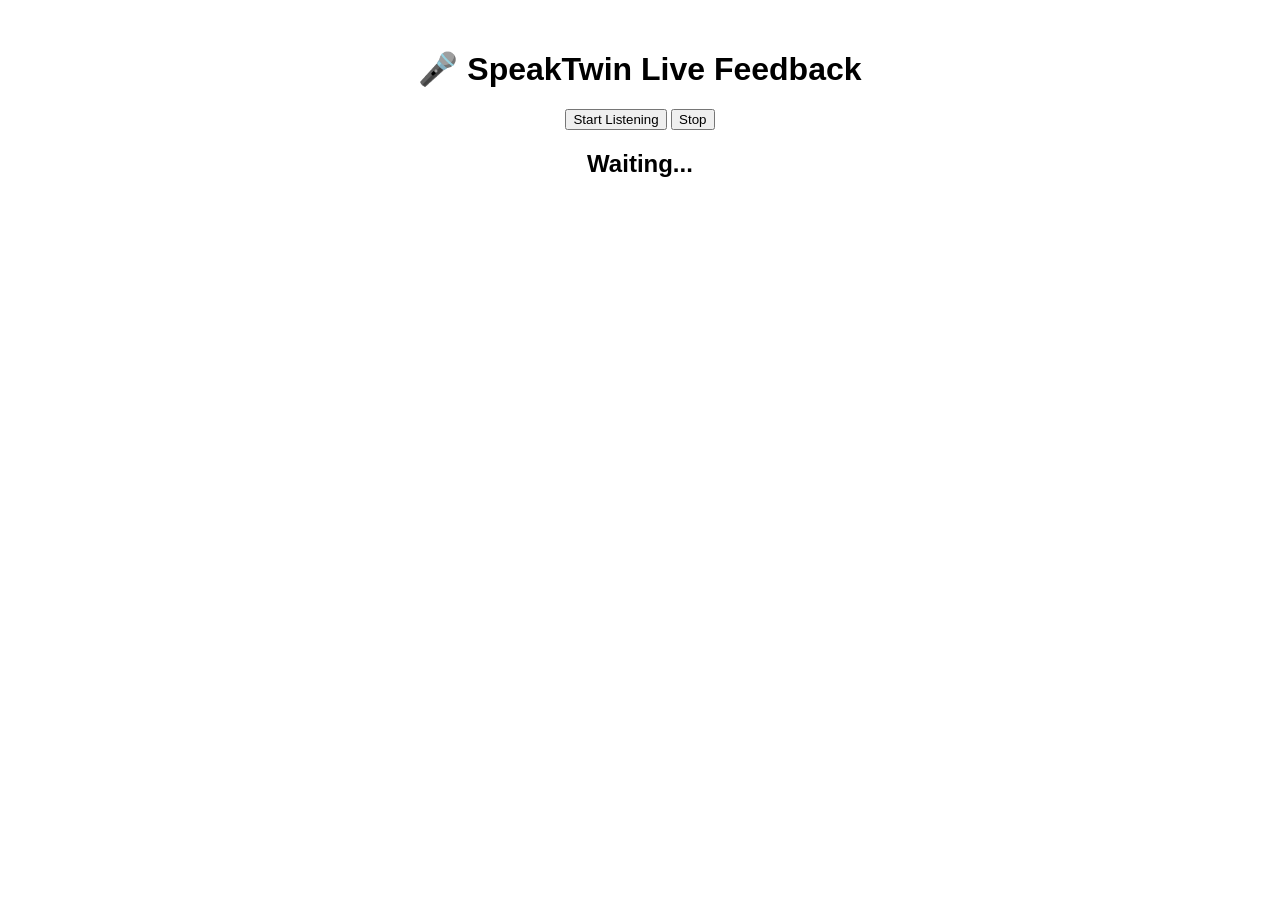
<file: static/index.html>
<!DOCTYPE html>
<html>
<head>
    <title>SpeakTwin</title>
</head>
<body style="font-family: Arial; text-align:center; margin-top:50px;">

<h1>🎤 SpeakTwin Live Feedback</h1>

<button onclick="start()">Start Listening</button>
<button onclick="stop()">Stop</button>

<h2 id="msg">Waiting...</h2>

<script>
let interval=null;

function start(){
    if(interval) return;

    interval=setInterval(async ()=>{
        try{
            const res = await fetch("/analyze");
            const data = await res.json();
            document.getElementById("msg").innerText = data.message;
        }catch(e){
            document.getElementById("msg").innerText="Server error...";
        }
    },1500);
}

function stop(){
    clearInterval(interval);
    interval=null;
    document.getElementById("msg").innerText="Stopped";
}
</script>

</body>
</html>
</file>
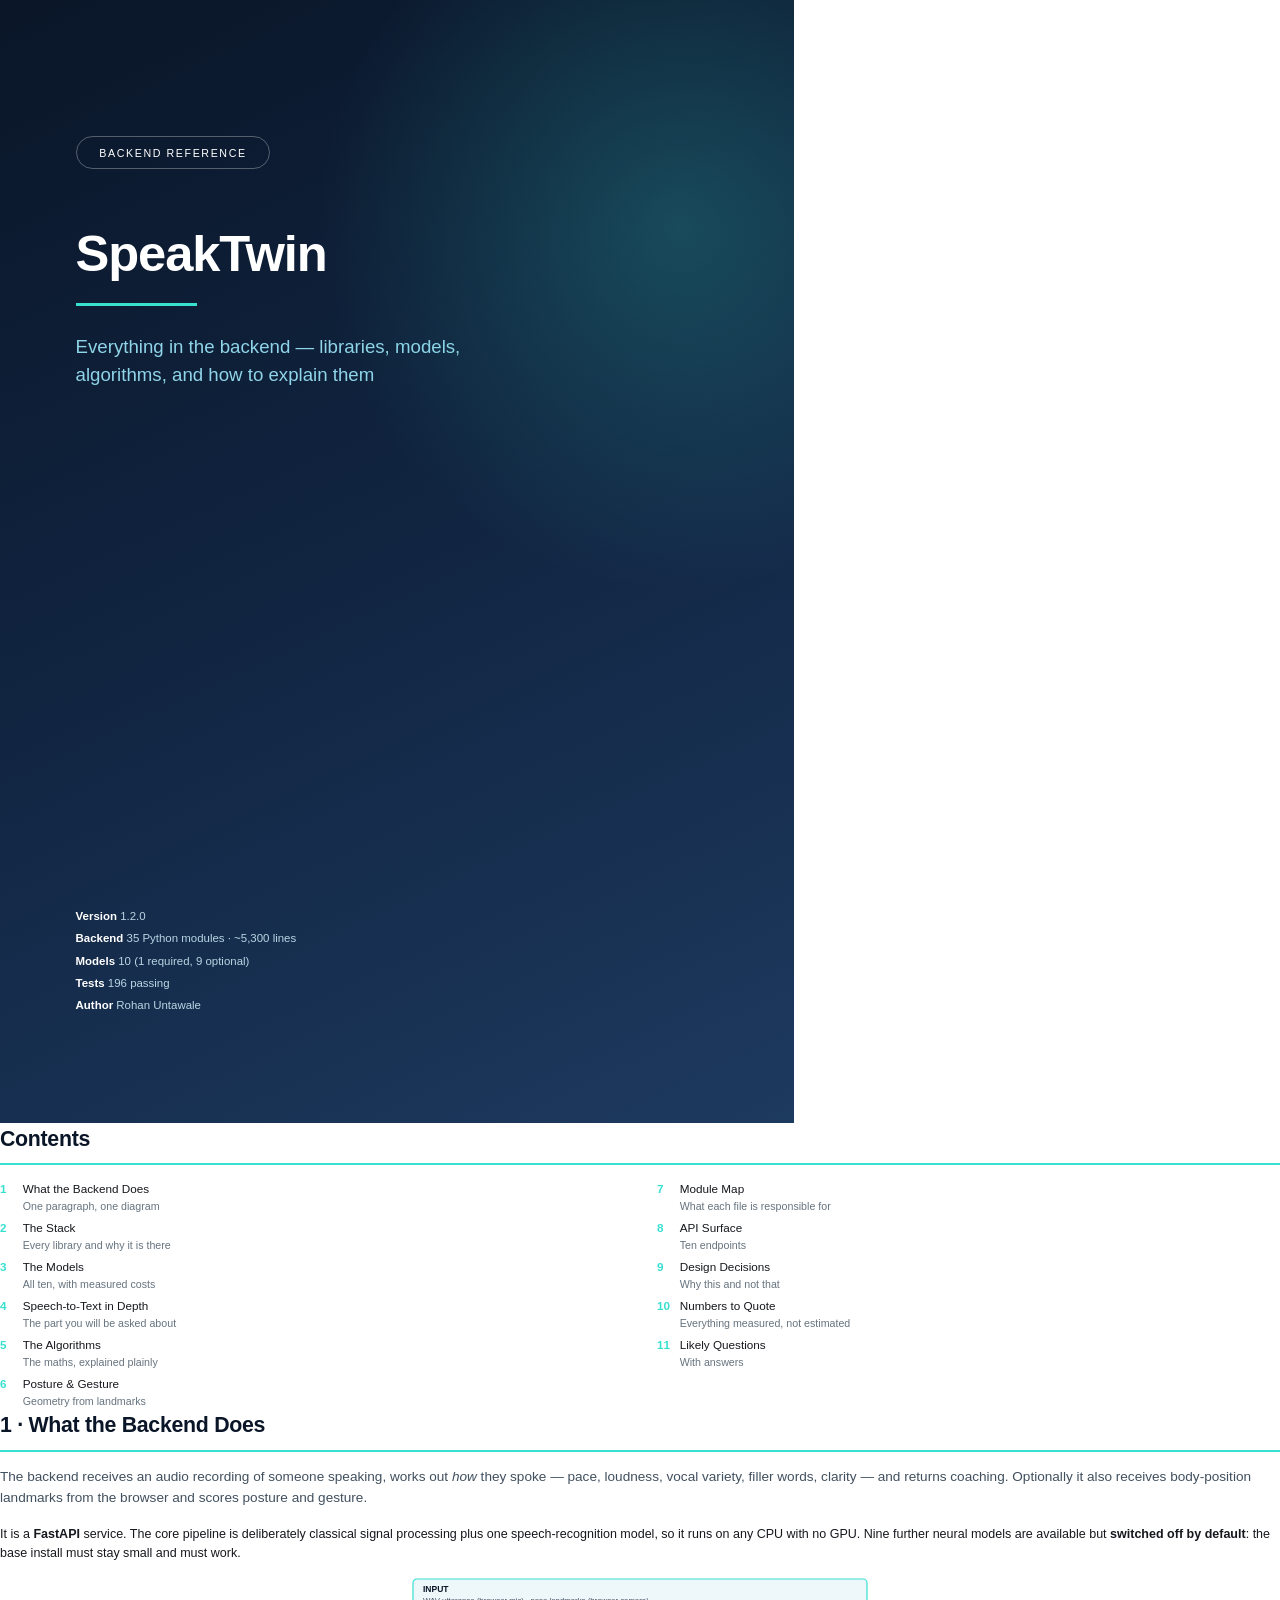
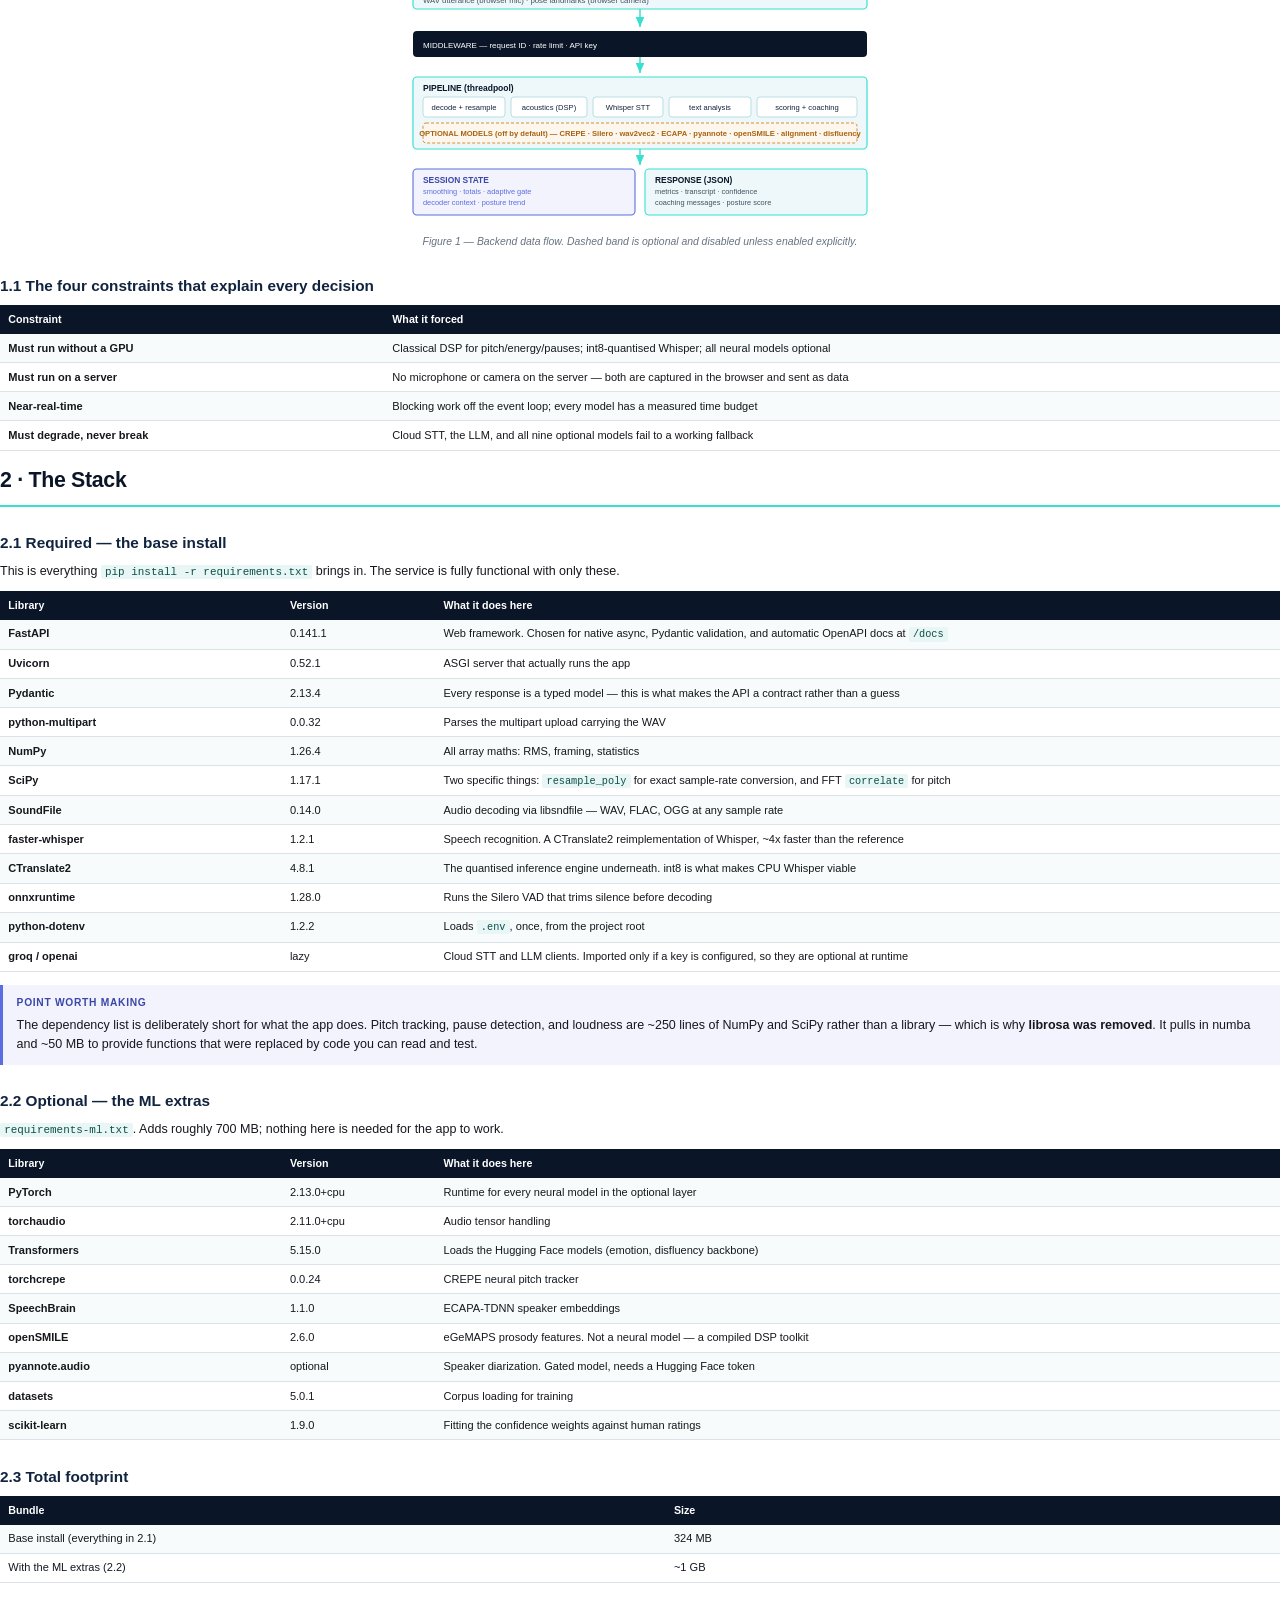
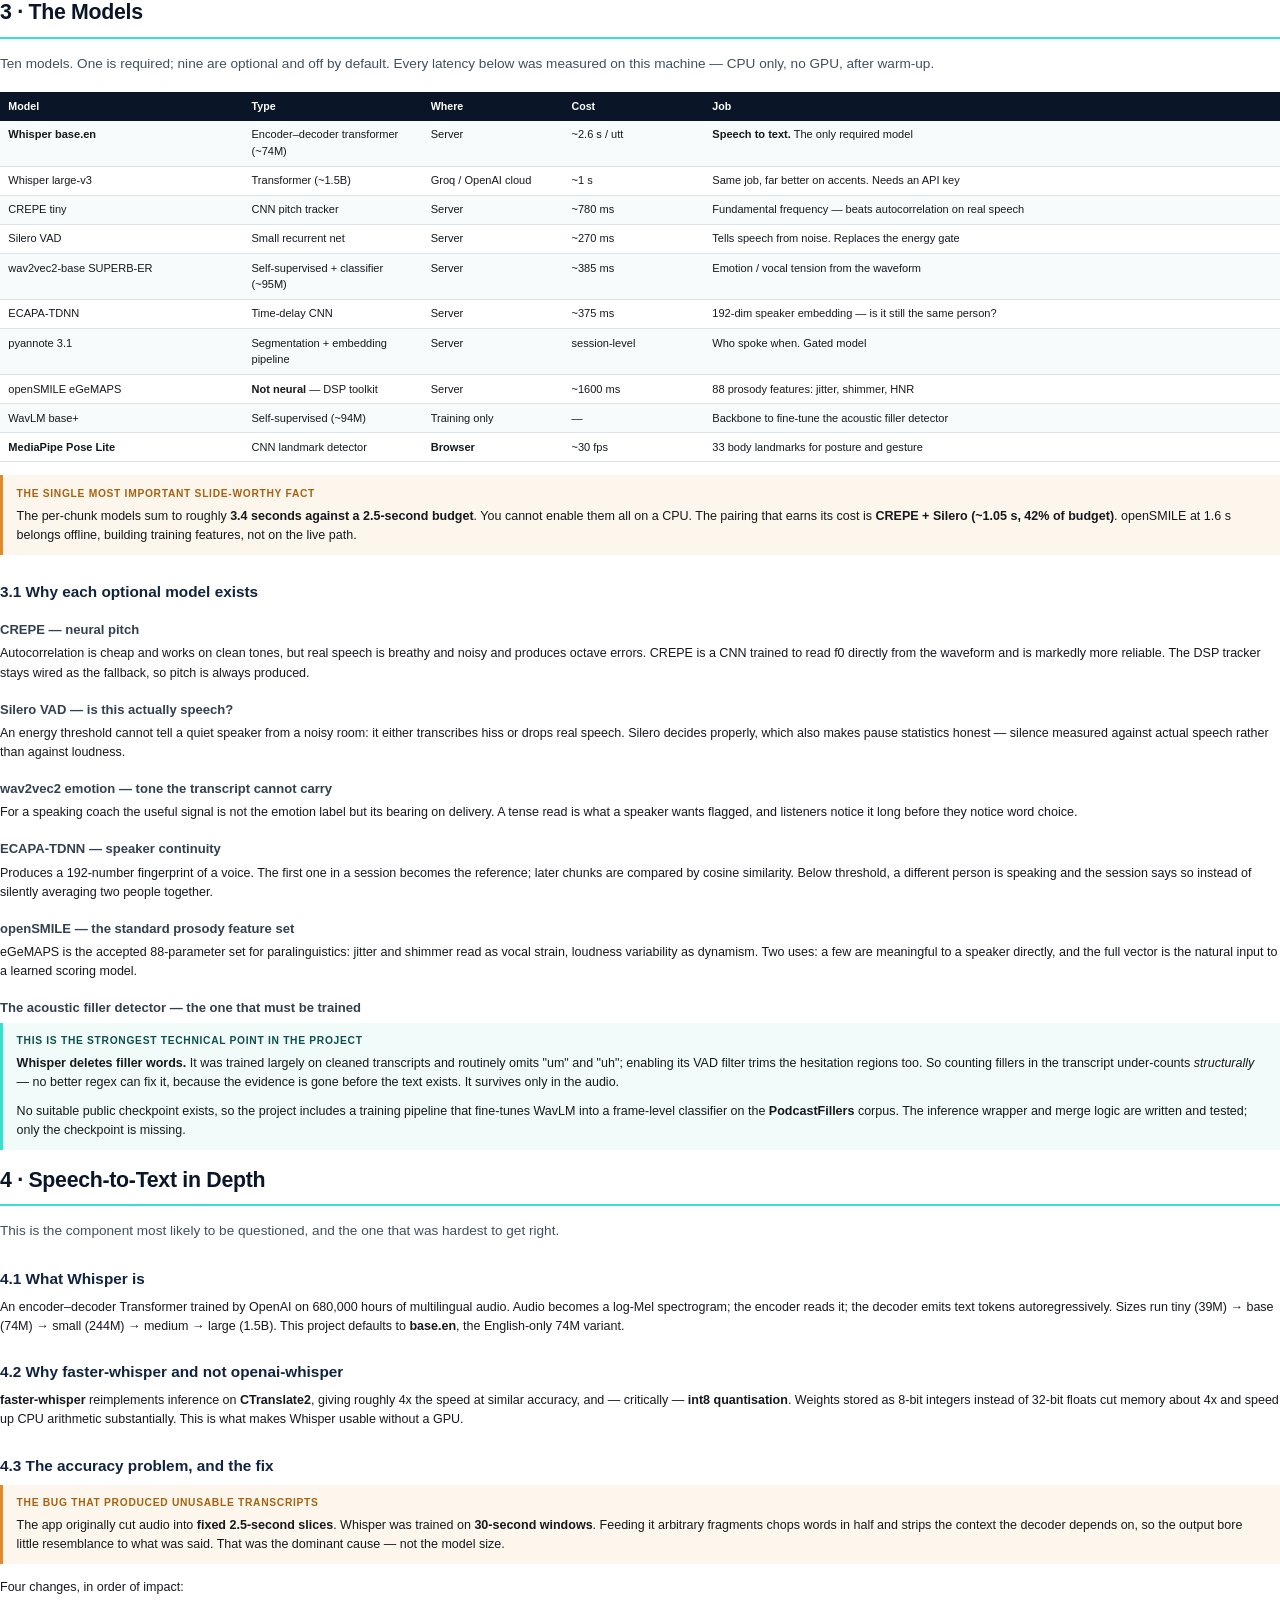
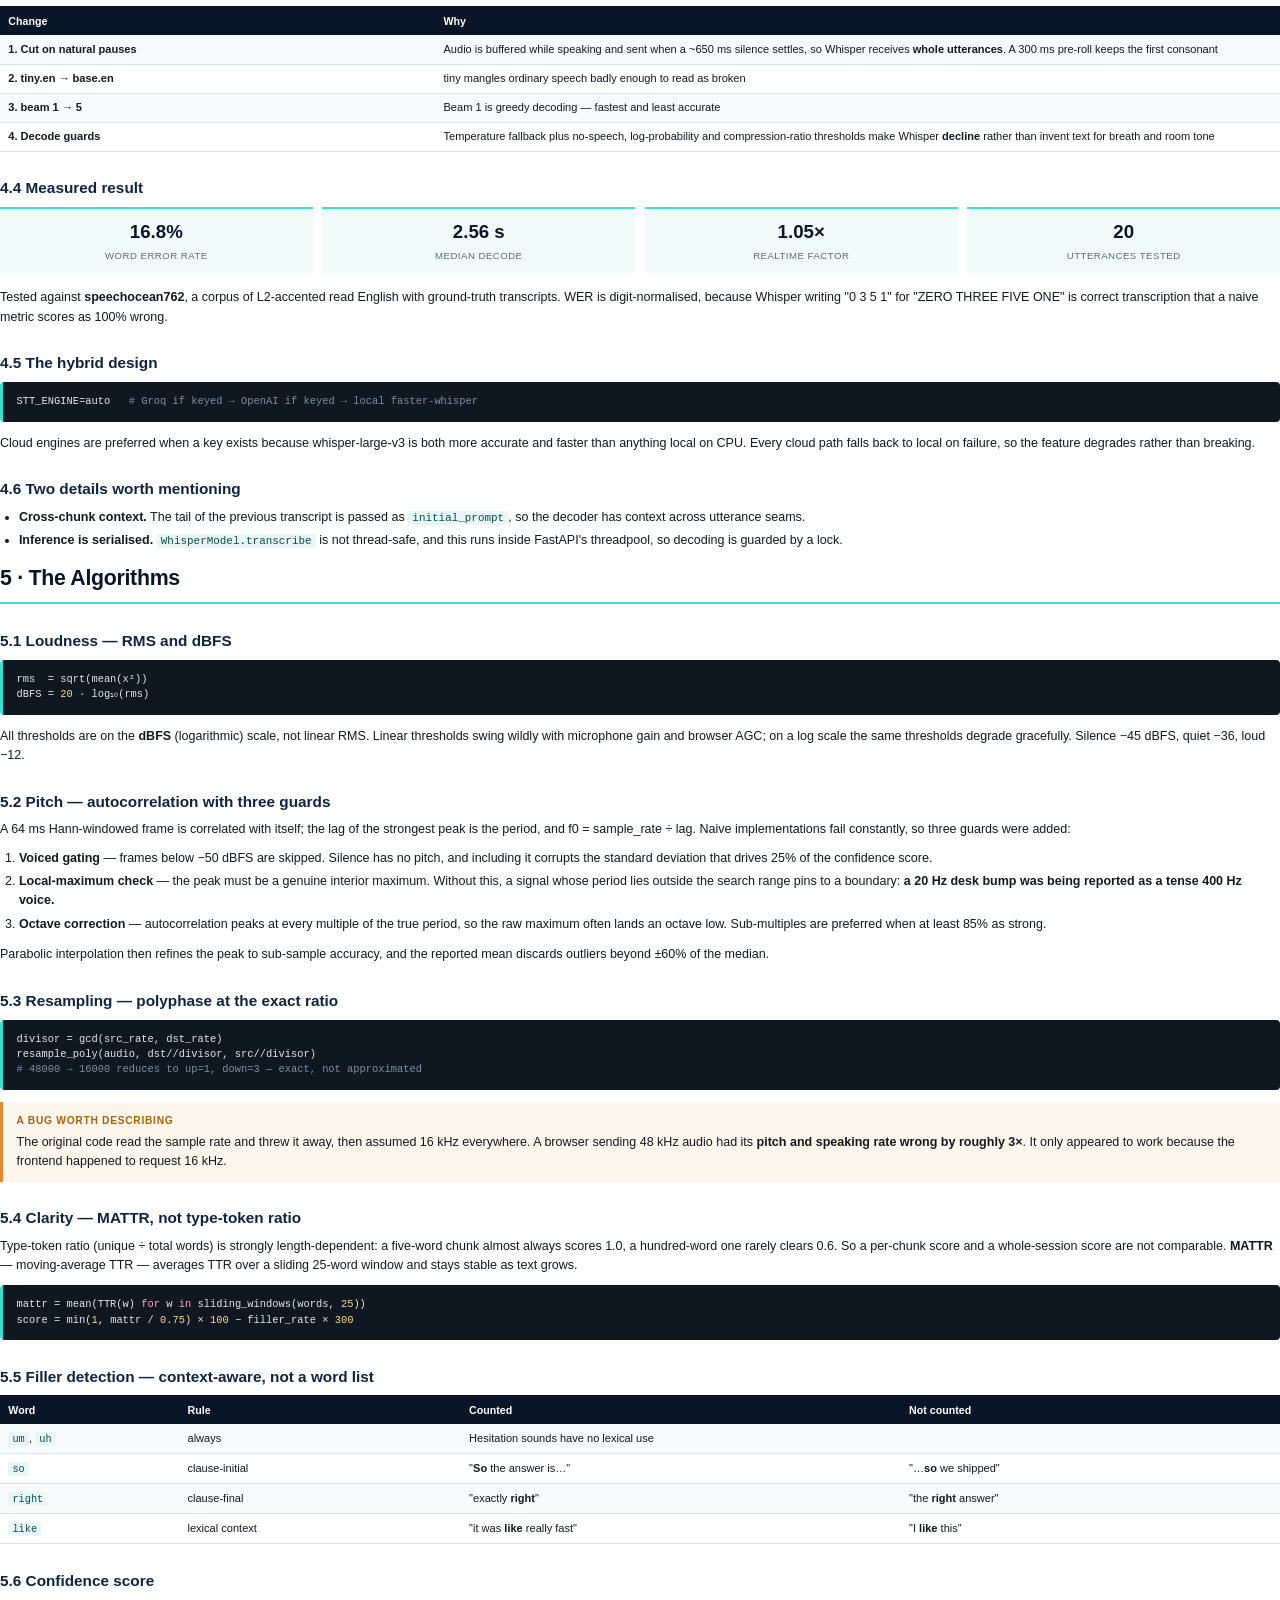
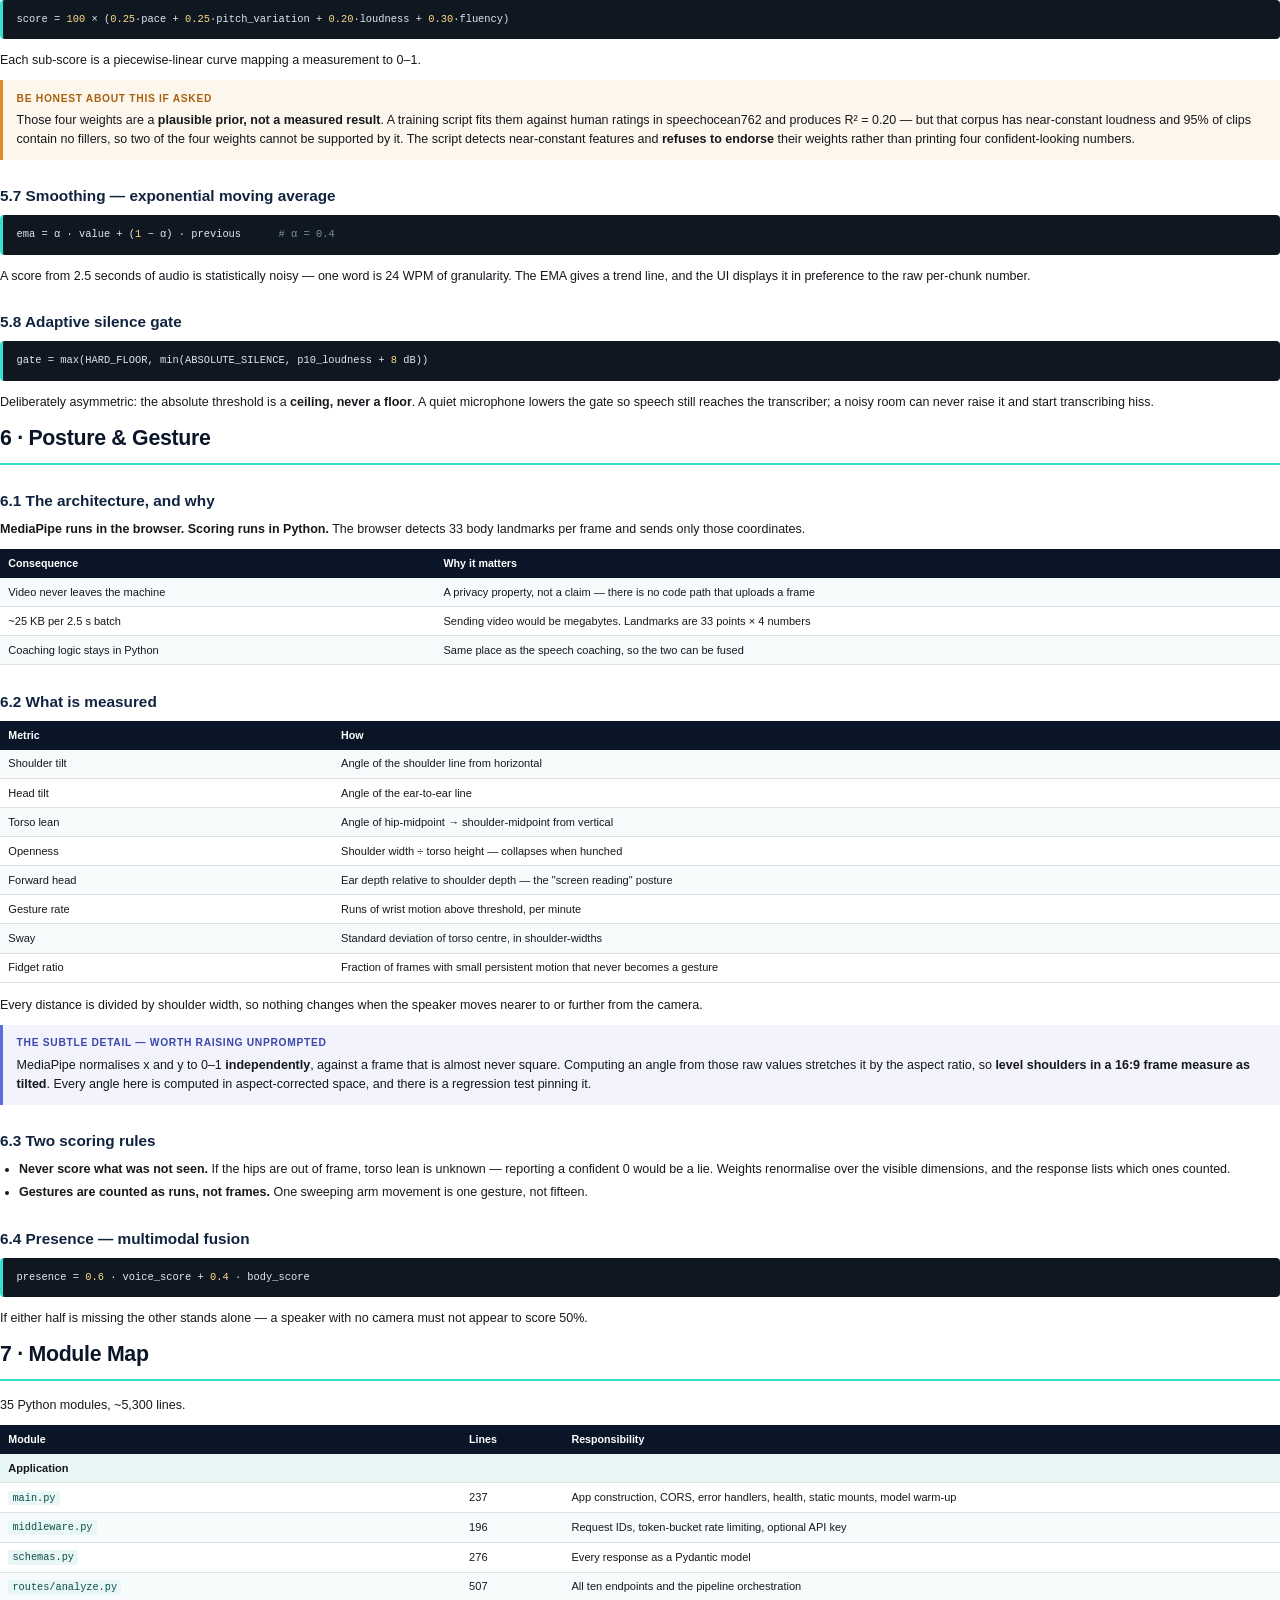
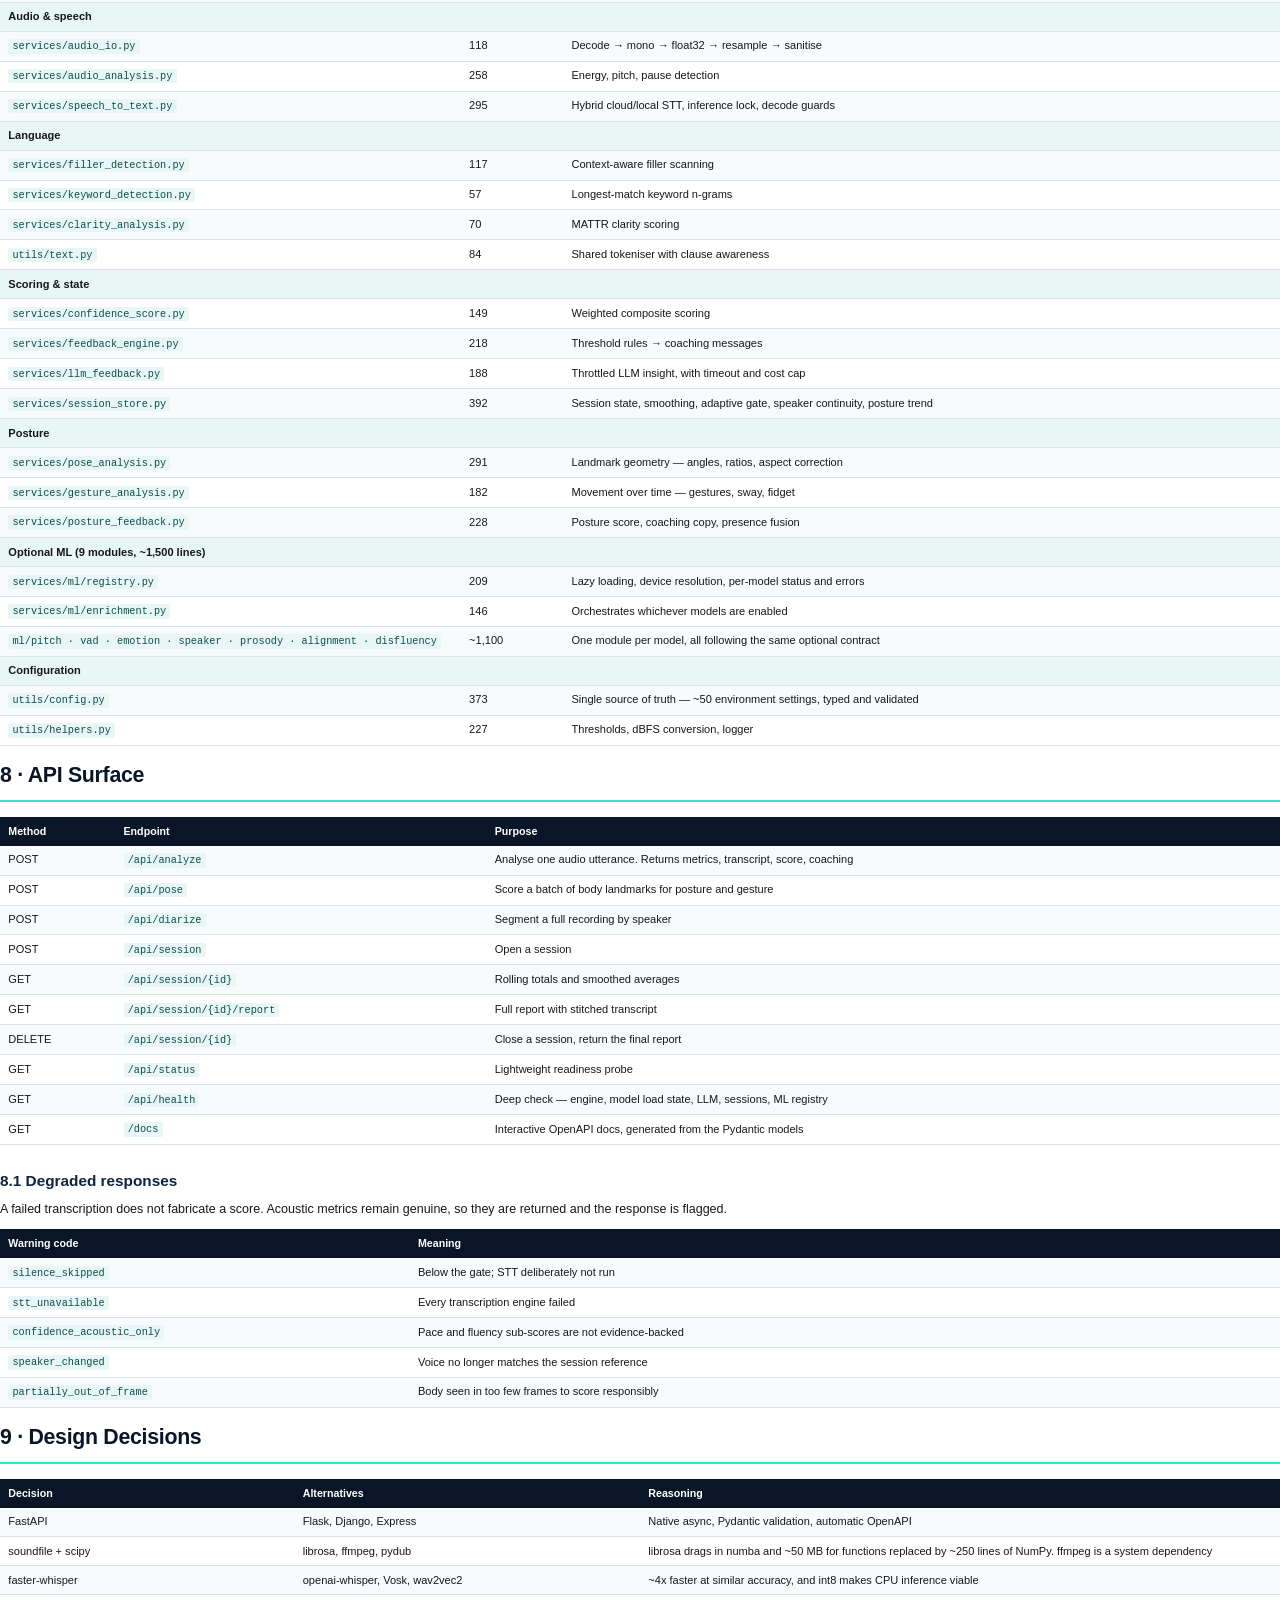
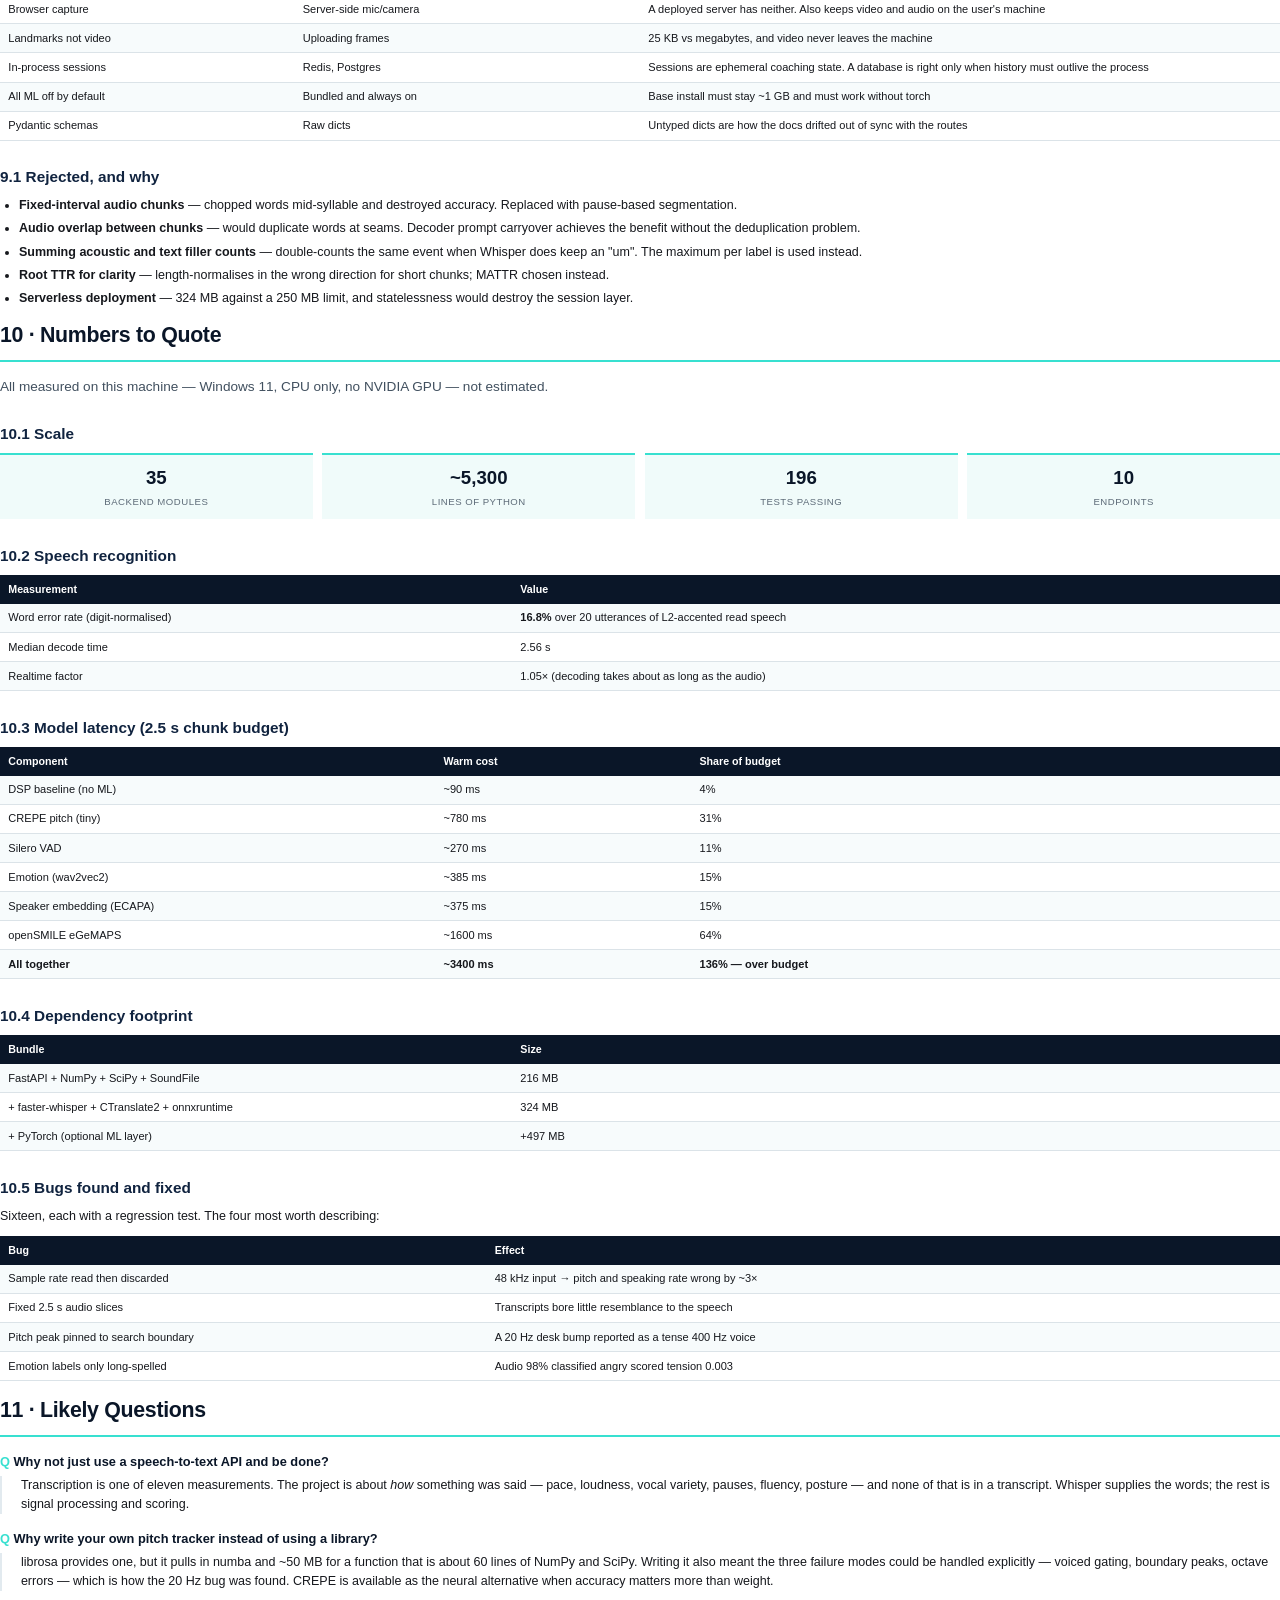
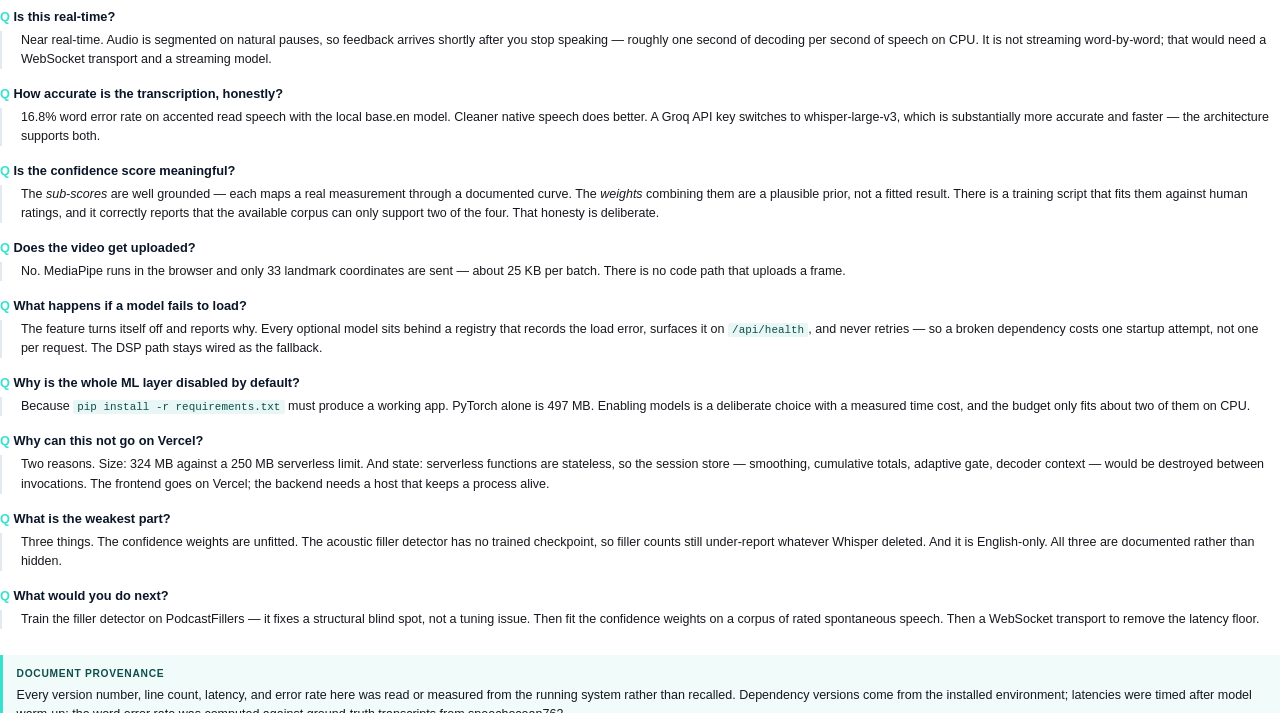
<file: docs/speaktwin-backend-explainer.html>
<!DOCTYPE html>
<html lang="en">
<head>
<meta charset="utf-8">
<title>SpeakTwin — Backend & Models Explainer</title>
<style>
  @page { size: A4; margin: 17mm 15mm 18mm 15mm; }
  @page :first { margin: 0; }

  * { box-sizing: border-box; }
  html { -webkit-print-color-adjust: exact; print-color-adjust: exact; }
  body { font-family: "Segoe UI", "Helvetica Neue", Arial, sans-serif;
         font-size: 9.4pt; line-height: 1.52; color: #16181d; margin: 0; }

  /* ---------- Cover ---------- */
  .cover { height: 297mm; width: 210mm; page-break-after: always; position: relative;
           background: linear-gradient(155deg, #0a1628 0%, #10233f 45%, #1d3a5f 100%);
           color: #fff; padding: 36mm 20mm; overflow: hidden; }
  .cover::after { content:""; position:absolute; right:-70mm; top:-40mm;
                  width: 200mm; height: 200mm; border-radius:50%;
                  background: radial-gradient(circle, rgba(56,224,208,.22) 0%, rgba(56,224,208,0) 68%); }
  .cover h1 { font-size: 38pt; margin:0 0 3mm; letter-spacing:-1.1px; font-weight:800; }
  .cover .sub { font-size: 14pt; color:#8fd4e8; font-weight:300; margin:0 0 18mm; }
  .cover .tag { display:inline-block; border:1px solid rgba(255,255,255,.3);
                border-radius:20px; padding:2mm 6mm; font-size:8pt;
                letter-spacing:1.6px; text-transform:uppercase; margin-bottom:12mm; }
  .cover .rule { width:32mm; height:3px; background:#38e0d0; margin:0 0 7mm; }
  .cover .meta { position:absolute; bottom:28mm; left:20mm; font-size:8.6pt;
                 color:#b9d6e4; line-height:1.95; z-index:2; }
  .cover .meta b { color:#fff; font-weight:600; }

  /* ---------- Structure ---------- */
  h2 { font-size:16pt; color:#0a1628; margin:0 0 4mm; padding-bottom:2.2mm;
       border-bottom:2.5px solid #38e0d0; page-break-after:avoid; font-weight:700;
       letter-spacing:-.3px; }
  .part { page-break-before: always; }
  h3 { font-size:11.5pt; color:#10233f; margin:6.5mm 0 2mm; page-break-after:avoid; font-weight:700; }
  h4 { font-size:9.8pt; color:#33404f; margin:4.5mm 0 1.2mm; page-break-after:avoid; font-weight:600; }
  p { margin:0 0 2.6mm; }
  ul, ol { margin:0 0 3mm; padding-left:5mm; }
  li { margin-bottom:1.1mm; }

  code { font-family:"Cascadia Mono", Consolas, monospace; font-size:8.2pt;
         background:#e8f6f5; padding:.3mm 1.1mm; border-radius:2px; color:#0d4f4a; }
  pre { font-family:"Cascadia Mono", Consolas, monospace; font-size:7.8pt;
        background:#0f1720; color:#dfe8ee; padding:3.2mm 3.6mm; border-radius:4px;
        line-height:1.48; page-break-inside:avoid; margin:0 0 3.2mm;
        border-left:3px solid #38e0d0; overflow-x:auto; }
  pre code { background:none; color:inherit; padding:0; font-size:inherit; }
  .c{color:#7d8fa3;} .k{color:#ff9ec4;} .s{color:#a5e8a0;} .n{color:#ffd88a;}

  table { width:100%; border-collapse:collapse; margin:0 0 3.5mm;
          font-size:8.3pt; page-break-inside:avoid; }
  th { background:#0a1628; color:#fff; text-align:left; padding:1.7mm 2.2mm;
       font-weight:600; font-size:8pt; }
  td { padding:1.5mm 2.2mm; border-bottom:.5px solid #dbe3e8; vertical-align:top; }
  tr:nth-child(even) td { background:#f7fbfc; }
  td code { font-size:7.7pt; }

  .box { border-left:3px solid #38e0d0; background:#f0fbfa; padding:2.8mm 3.6mm;
         margin:0 0 3.5mm; page-break-inside:avoid; }
  .warn { border-left-color:#e08a2e; background:#fdf6ec; }
  .key  { border-left-color:#5b6ee1; background:#f2f3fd; }
  .box p:last-child { margin-bottom:0; }
  .box .lbl { font-weight:700; font-size:7.7pt; letter-spacing:.7px;
              text-transform:uppercase; color:#0d4f4a; display:block; margin-bottom:1.3mm; }
  .warn .lbl{color:#a8620f;} .key .lbl{color:#3b47a8;}

  .lead { font-size:10.2pt; color:#41505f; margin-bottom:4.5mm; }
  .q { font-weight:700; color:#0a1628; margin:4mm 0 1.2mm; font-size:9.6pt; }
  .q::before { content:"Q  "; color:#38e0d0; font-weight:800; }
  .a { margin:0 0 2mm; padding-left:5mm; border-left:2px solid #e2eaef; }

  .kpi { display:flex; gap:2.6mm; margin-bottom:4mm; }
  .kpi div { flex:1; background:#f0fbfa; border-top:2.5px solid #38e0d0;
             padding:2.2mm; text-align:center; }
  .kpi .v { font-size:14pt; font-weight:800; color:#0a1628; display:block; }
  .kpi .l { font-size:7.2pt; color:#5d6b78; text-transform:uppercase; letter-spacing:.5px; }

  figure { margin:0 0 4.5mm; page-break-inside:avoid; text-align:center; }
  figcaption { font-size:7.8pt; color:#66737f; margin-top:1.2mm; font-style:italic; }
  .fileref { font-family:Consolas,monospace; font-size:7.9pt; color:#0d4f4a;
             background:#e8f6f5; padding:.3mm 1.1mm; border-radius:2px; }
  .toc { column-count:2; column-gap:9mm; font-size:8.8pt; }
  .toc div { margin-bottom:1.3mm; break-inside:avoid; }
  .toc .num { display:inline-block; width:6mm; color:#38e0d0; font-weight:700; }
  .toc .sec { color:#66737f; font-size:8pt; padding-left:6mm; display:block; }
</style>
</head>
<body>

<!-- ===================== COVER ===================== -->
<div class="cover">
  <div class="tag">Backend Reference</div>
  <h1>SpeakTwin</h1>
  <div class="rule"></div>
  <p class="sub">Everything in the backend — libraries, models,<br>algorithms, and how to explain them</p>
  <div class="meta">
    <b>Version</b> 1.2.0<br>
    <b>Backend</b> 35 Python modules · ~5,300 lines<br>
    <b>Models</b> 10 (1 required, 9 optional)<br>
    <b>Tests</b> 196 passing<br>
    <b>Author</b> Rohan Untawale
  </div>
</div>

<!-- ===================== TOC ===================== -->
<h2>Contents</h2>
<div class="toc">
  <div><span class="num">1</span>What the Backend Does<span class="sec">One paragraph, one diagram</span></div>
  <div><span class="num">2</span>The Stack<span class="sec">Every library and why it is there</span></div>
  <div><span class="num">3</span>The Models<span class="sec">All ten, with measured costs</span></div>
  <div><span class="num">4</span>Speech-to-Text in Depth<span class="sec">The part you will be asked about</span></div>
  <div><span class="num">5</span>The Algorithms<span class="sec">The maths, explained plainly</span></div>
  <div><span class="num">6</span>Posture &amp; Gesture<span class="sec">Geometry from landmarks</span></div>
  <div><span class="num">7</span>Module Map<span class="sec">What each file is responsible for</span></div>
  <div><span class="num">8</span>API Surface<span class="sec">Ten endpoints</span></div>
  <div><span class="num">9</span>Design Decisions<span class="sec">Why this and not that</span></div>
  <div><span class="num">10</span>Numbers to Quote<span class="sec">Everything measured, not estimated</span></div>
  <div><span class="num">11</span>Likely Questions<span class="sec">With answers</span></div>
</div>

<!-- ===================== 1 ===================== -->
<div class="part">
<h2>1 · What the Backend Does</h2>

<p class="lead">The backend receives an audio recording of someone speaking, works out
<em>how</em> they spoke — pace, loudness, vocal variety, filler words, clarity — and returns
coaching. Optionally it also receives body-position landmarks from the browser and scores
posture and gesture.</p>

<p>It is a <b>FastAPI</b> service. The core pipeline is deliberately classical signal
processing plus one speech-recognition model, so it runs on any CPU with no GPU. Nine
further neural models are available but <b>switched off by default</b>: the base install
must stay small and must work.</p>

<figure>
<svg width="470" height="250" viewBox="0 0 470 250" xmlns="http://www.w3.org/2000/svg" font-family="Segoe UI, Arial" font-size="8.5">
  <defs><marker id="a" markerWidth="8" markerHeight="8" refX="7" refY="3" orient="auto">
    <path d="M0,0 L0,6 L7,3 z" fill="#38e0d0"/></marker></defs>

  <rect x="8" y="6" width="454" height="30" rx="4" fill="#eef8fa" stroke="#38e0d0" stroke-width="1.2"/>
  <text x="18" y="19" font-weight="700" fill="#0a1628">INPUT</text>
  <text x="18" y="30" fill="#41505f" font-size="7.8">WAV utterance (browser mic) · pose landmarks (browser camera)</text>

  <line x1="235" y1="36" x2="235" y2="54" stroke="#38e0d0" stroke-width="1.5" marker-end="url(#a)"/>

  <rect x="8" y="58" width="454" height="26" rx="4" fill="#0a1628"/>
  <text x="18" y="75" fill="#fff" font-size="8">MIDDLEWARE — request ID · rate limit · API key</text>

  <line x1="235" y1="84" x2="235" y2="100" stroke="#38e0d0" stroke-width="1.5" marker-end="url(#a)"/>

  <rect x="8" y="104" width="454" height="72" rx="4" fill="#eef8fa" stroke="#38e0d0" stroke-width="1.2"/>
  <text x="18" y="118" font-weight="700" fill="#0a1628">PIPELINE (threadpool)</text>

  <rect x="18" y="124" width="82" height="20" rx="3" fill="#fff" stroke="#b9dee2"/>
  <text x="59" y="137" text-anchor="middle" fill="#10233f" font-size="7.6">decode + resample</text>
  <rect x="106" y="124" width="76" height="20" rx="3" fill="#fff" stroke="#b9dee2"/>
  <text x="144" y="137" text-anchor="middle" fill="#10233f" font-size="7.6">acoustics (DSP)</text>
  <rect x="188" y="124" width="70" height="20" rx="3" fill="#fff" stroke="#b9dee2"/>
  <text x="223" y="137" text-anchor="middle" fill="#10233f" font-size="7.6">Whisper STT</text>
  <rect x="264" y="124" width="82" height="20" rx="3" fill="#fff" stroke="#b9dee2"/>
  <text x="305" y="137" text-anchor="middle" fill="#10233f" font-size="7.6">text analysis</text>
  <rect x="352" y="124" width="100" height="20" rx="3" fill="#fff" stroke="#b9dee2"/>
  <text x="402" y="137" text-anchor="middle" fill="#10233f" font-size="7.6">scoring + coaching</text>

  <rect x="18" y="150" width="434" height="20" rx="3" fill="#fdf6ec" stroke="#e08a2e" stroke-dasharray="3,2"/>
  <text x="235" y="163" text-anchor="middle" fill="#a8620f" font-size="7.6" font-weight="600">
    OPTIONAL MODELS (off by default) — CREPE · Silero · wav2vec2 · ECAPA · pyannote · openSMILE · alignment · disfluency</text>

  <line x1="235" y1="176" x2="235" y2="192" stroke="#38e0d0" stroke-width="1.5" marker-end="url(#a)"/>

  <rect x="8" y="196" width="222" height="46" rx="4" fill="#f2f3fd" stroke="#5b6ee1" stroke-width="1.1"/>
  <text x="18" y="210" font-weight="700" fill="#3b47a8" font-size="8.4">SESSION STATE</text>
  <text x="18" y="221" fill="#5b6ee1" font-size="7.4">smoothing · totals · adaptive gate</text>
  <text x="18" y="232" fill="#5b6ee1" font-size="7.4">decoder context · posture trend</text>

  <rect x="240" y="196" width="222" height="46" rx="4" fill="#eef8fa" stroke="#38e0d0" stroke-width="1.1"/>
  <text x="250" y="210" font-weight="700" fill="#0a1628" font-size="8.4">RESPONSE (JSON)</text>
  <text x="250" y="221" fill="#41505f" font-size="7.4">metrics · transcript · confidence</text>
  <text x="250" y="232" fill="#41505f" font-size="7.4">coaching messages · posture score</text>
</svg>
<figcaption>Figure 1 — Backend data flow. Dashed band is optional and disabled unless enabled explicitly.</figcaption>
</figure>

<h3>1.1 The four constraints that explain every decision</h3>
<table>
  <tr><th style="width:30%">Constraint</th><th>What it forced</th></tr>
  <tr><td><b>Must run without a GPU</b></td><td>Classical DSP for pitch/energy/pauses; int8-quantised Whisper; all neural models optional</td></tr>
  <tr><td><b>Must run on a server</b></td><td>No microphone or camera on the server — both are captured in the browser and sent as data</td></tr>
  <tr><td><b>Near-real-time</b></td><td>Blocking work off the event loop; every model has a measured time budget</td></tr>
  <tr><td><b>Must degrade, never break</b></td><td>Cloud STT, the LLM, and all nine optional models fail to a working fallback</td></tr>
</table>
</div>

<!-- ===================== 2 ===================== -->
<div class="part">
<h2>2 · The Stack</h2>

<h3>2.1 Required — the base install</h3>
<p>This is everything <code>pip install -r requirements.txt</code> brings in. The service is
fully functional with only these.</p>
<table>
  <tr><th style="width:22%">Library</th><th style="width:12%">Version</th><th>What it does here</th></tr>
  <tr><td><b>FastAPI</b></td><td>0.141.1</td><td>Web framework. Chosen for native async, Pydantic validation, and automatic OpenAPI docs at <code>/docs</code></td></tr>
  <tr><td><b>Uvicorn</b></td><td>0.52.1</td><td>ASGI server that actually runs the app</td></tr>
  <tr><td><b>Pydantic</b></td><td>2.13.4</td><td>Every response is a typed model — this is what makes the API a contract rather than a guess</td></tr>
  <tr><td><b>python-multipart</b></td><td>0.0.32</td><td>Parses the multipart upload carrying the WAV</td></tr>
  <tr><td><b>NumPy</b></td><td>1.26.4</td><td>All array maths: RMS, framing, statistics</td></tr>
  <tr><td><b>SciPy</b></td><td>1.17.1</td><td>Two specific things: <code>resample_poly</code> for exact sample-rate conversion, and FFT <code>correlate</code> for pitch</td></tr>
  <tr><td><b>SoundFile</b></td><td>0.14.0</td><td>Audio decoding via libsndfile — WAV, FLAC, OGG at any sample rate</td></tr>
  <tr><td><b>faster-whisper</b></td><td>1.2.1</td><td>Speech recognition. A CTranslate2 reimplementation of Whisper, ~4x faster than the reference</td></tr>
  <tr><td><b>CTranslate2</b></td><td>4.8.1</td><td>The quantised inference engine underneath. int8 is what makes CPU Whisper viable</td></tr>
  <tr><td><b>onnxruntime</b></td><td>1.28.0</td><td>Runs the Silero VAD that trims silence before decoding</td></tr>
  <tr><td><b>python-dotenv</b></td><td>1.2.2</td><td>Loads <code>.env</code>, once, from the project root</td></tr>
  <tr><td><b>groq / openai</b></td><td>lazy</td><td>Cloud STT and LLM clients. Imported only if a key is configured, so they are optional at runtime</td></tr>
</table>

<div class="box key"><span class="lbl">Point worth making</span>
<p>The dependency list is deliberately short for what the app does. Pitch tracking, pause
detection, and loudness are ~250 lines of NumPy and SciPy rather than a library — which is
why <b>librosa was removed</b>. It pulls in numba and ~50 MB to provide functions that were
replaced by code you can read and test.</p></div>

<h3>2.2 Optional — the ML extras</h3>
<p><code>requirements-ml.txt</code>. Adds roughly 700 MB; nothing here is needed for the app to work.</p>
<table>
  <tr><th style="width:22%">Library</th><th style="width:12%">Version</th><th>What it does here</th></tr>
  <tr><td><b>PyTorch</b></td><td>2.13.0+cpu</td><td>Runtime for every neural model in the optional layer</td></tr>
  <tr><td><b>torchaudio</b></td><td>2.11.0+cpu</td><td>Audio tensor handling</td></tr>
  <tr><td><b>Transformers</b></td><td>5.15.0</td><td>Loads the Hugging Face models (emotion, disfluency backbone)</td></tr>
  <tr><td><b>torchcrepe</b></td><td>0.0.24</td><td>CREPE neural pitch tracker</td></tr>
  <tr><td><b>SpeechBrain</b></td><td>1.1.0</td><td>ECAPA-TDNN speaker embeddings</td></tr>
  <tr><td><b>openSMILE</b></td><td>2.6.0</td><td>eGeMAPS prosody features. Not a neural model — a compiled DSP toolkit</td></tr>
  <tr><td><b>pyannote.audio</b></td><td>optional</td><td>Speaker diarization. Gated model, needs a Hugging Face token</td></tr>
  <tr><td><b>datasets</b></td><td>5.0.1</td><td>Corpus loading for training</td></tr>
  <tr><td><b>scikit-learn</b></td><td>1.9.0</td><td>Fitting the confidence weights against human ratings</td></tr>
</table>

<h3>2.3 Total footprint</h3>
<table>
  <tr><th style="width:52%">Bundle</th><th>Size</th></tr>
  <tr><td>Base install (everything in 2.1)</td><td>324 MB</td></tr>
  <tr><td>With the ML extras (2.2)</td><td>~1 GB</td></tr>
</table>
</div>

<!-- ===================== 3 ===================== -->
<div class="part">
<h2>3 · The Models</h2>

<p class="lead">Ten models. One is required; nine are optional and off by default. Every
latency below was measured on this machine — CPU only, no GPU, after warm-up.</p>

<table>
  <tr><th style="width:19%">Model</th><th style="width:14%">Type</th><th style="width:11%">Where</th><th style="width:11%">Cost</th><th>Job</th></tr>
  <tr><td><b>Whisper base.en</b></td><td>Encoder–decoder transformer (~74M)</td><td>Server</td><td>~2.6 s / utt</td><td><b>Speech to text.</b> The only required model</td></tr>
  <tr><td>Whisper large-v3</td><td>Transformer (~1.5B)</td><td>Groq / OpenAI cloud</td><td>~1 s</td><td>Same job, far better on accents. Needs an API key</td></tr>
  <tr><td>CREPE tiny</td><td>CNN pitch tracker</td><td>Server</td><td>~780 ms</td><td>Fundamental frequency — beats autocorrelation on real speech</td></tr>
  <tr><td>Silero VAD</td><td>Small recurrent net</td><td>Server</td><td>~270 ms</td><td>Tells speech from noise. Replaces the energy gate</td></tr>
  <tr><td>wav2vec2-base SUPERB-ER</td><td>Self-supervised + classifier (~95M)</td><td>Server</td><td>~385 ms</td><td>Emotion / vocal tension from the waveform</td></tr>
  <tr><td>ECAPA-TDNN</td><td>Time-delay CNN</td><td>Server</td><td>~375 ms</td><td>192-dim speaker embedding — is it still the same person?</td></tr>
  <tr><td>pyannote 3.1</td><td>Segmentation + embedding pipeline</td><td>Server</td><td>session-level</td><td>Who spoke when. Gated model</td></tr>
  <tr><td>openSMILE eGeMAPS</td><td><b>Not neural</b> — DSP toolkit</td><td>Server</td><td>~1600 ms</td><td>88 prosody features: jitter, shimmer, HNR</td></tr>
  <tr><td>WavLM base+</td><td>Self-supervised (~94M)</td><td>Training only</td><td>—</td><td>Backbone to fine-tune the acoustic filler detector</td></tr>
  <tr><td><b>MediaPipe Pose Lite</b></td><td>CNN landmark detector</td><td><b>Browser</b></td><td>~30 fps</td><td>33 body landmarks for posture and gesture</td></tr>
</table>

<div class="box warn"><span class="lbl">The single most important slide-worthy fact</span>
<p>The per-chunk models sum to roughly <b>3.4 seconds against a 2.5-second budget</b>. You
cannot enable them all on a CPU. The pairing that earns its cost is <b>CREPE + Silero
(~1.05 s, 42% of budget)</b>. openSMILE at 1.6 s belongs offline, building training
features, not on the live path.</p></div>

<h3>3.1 Why each optional model exists</h3>

<h4>CREPE — neural pitch</h4>
<p>Autocorrelation is cheap and works on clean tones, but real speech is breathy and noisy
and produces octave errors. CREPE is a CNN trained to read f0 directly from the waveform
and is markedly more reliable. The DSP tracker stays wired as the fallback, so pitch is
always produced.</p>

<h4>Silero VAD — is this actually speech?</h4>
<p>An energy threshold cannot tell a quiet speaker from a noisy room: it either transcribes
hiss or drops real speech. Silero decides properly, which also makes pause statistics
honest — silence measured against actual speech rather than against loudness.</p>

<h4>wav2vec2 emotion — tone the transcript cannot carry</h4>
<p>For a speaking coach the useful signal is not the emotion label but its bearing on
delivery. A tense read is what a speaker wants flagged, and listeners notice it long
before they notice word choice.</p>

<h4>ECAPA-TDNN — speaker continuity</h4>
<p>Produces a 192-number fingerprint of a voice. The first one in a session becomes the
reference; later chunks are compared by cosine similarity. Below threshold, a different
person is speaking and the session says so instead of silently averaging two people
together.</p>

<h4>openSMILE — the standard prosody feature set</h4>
<p>eGeMAPS is the accepted 88-parameter set for paralinguistics: jitter and shimmer read as
vocal strain, loudness variability as dynamism. Two uses: a few are meaningful to a speaker
directly, and the full vector is the natural input to a learned scoring model.</p>

<h4>The acoustic filler detector — the one that must be trained</h4>
<div class="box"><span class="lbl">This is the strongest technical point in the project</span>
<p><b>Whisper deletes filler words.</b> It was trained largely on cleaned transcripts and
routinely omits "um" and "uh"; enabling its VAD filter trims the hesitation regions too.
So counting fillers in the transcript under-counts <i>structurally</i> — no better regex can
fix it, because the evidence is gone before the text exists. It survives only in the audio.</p>
<p>No suitable public checkpoint exists, so the project includes a training pipeline that
fine-tunes WavLM into a frame-level classifier on the <b>PodcastFillers</b> corpus. The
inference wrapper and merge logic are written and tested; only the checkpoint is missing.</p></div>
</div>

<!-- ===================== 4 ===================== -->
<div class="part">
<h2>4 · Speech-to-Text in Depth</h2>

<p class="lead">This is the component most likely to be questioned, and the one that was
hardest to get right.</p>

<h3>4.1 What Whisper is</h3>
<p>An encoder–decoder Transformer trained by OpenAI on 680,000 hours of multilingual audio.
Audio becomes a log-Mel spectrogram; the encoder reads it; the decoder emits text tokens
autoregressively. Sizes run tiny (39M) → base (74M) → small (244M) → medium → large (1.5B).
This project defaults to <b>base.en</b>, the English-only 74M variant.</p>

<h3>4.2 Why faster-whisper and not openai-whisper</h3>
<p><b>faster-whisper</b> reimplements inference on <b>CTranslate2</b>, giving roughly 4x the
speed at similar accuracy, and — critically — <b>int8 quantisation</b>. Weights stored as
8-bit integers instead of 32-bit floats cut memory about 4x and speed up CPU arithmetic
substantially. This is what makes Whisper usable without a GPU.</p>

<h3>4.3 The accuracy problem, and the fix</h3>
<div class="box warn"><span class="lbl">The bug that produced unusable transcripts</span>
<p>The app originally cut audio into <b>fixed 2.5-second slices</b>. Whisper was trained on
<b>30-second windows</b>. Feeding it arbitrary fragments chops words in half and strips the
context the decoder depends on, so the output bore little resemblance to what was said.
That was the dominant cause — not the model size.</p></div>

<p>Four changes, in order of impact:</p>
<table>
  <tr><th style="width:34%">Change</th><th>Why</th></tr>
  <tr><td><b>1. Cut on natural pauses</b></td><td>Audio is buffered while speaking and sent when a ~650 ms silence settles, so Whisper receives <b>whole utterances</b>. A 300 ms pre-roll keeps the first consonant</td></tr>
  <tr><td><b>2. tiny.en → base.en</b></td><td>tiny mangles ordinary speech badly enough to read as broken</td></tr>
  <tr><td><b>3. beam 1 → 5</b></td><td>Beam 1 is greedy decoding — fastest and least accurate</td></tr>
  <tr><td><b>4. Decode guards</b></td><td>Temperature fallback plus no-speech, log-probability and compression-ratio thresholds make Whisper <b>decline</b> rather than invent text for breath and room tone</td></tr>
</table>

<h3>4.4 Measured result</h3>
<div class="kpi">
  <div><span class="v">16.8%</span><span class="l">Word error rate</span></div>
  <div><span class="v">2.56 s</span><span class="l">Median decode</span></div>
  <div><span class="v">1.05×</span><span class="l">Realtime factor</span></div>
  <div><span class="v">20</span><span class="l">Utterances tested</span></div>
</div>
<p>Tested against <b>speechocean762</b>, a corpus of L2-accented read English with ground-truth
transcripts. WER is digit-normalised, because Whisper writing "0 3 5 1" for "ZERO THREE FIVE
ONE" is correct transcription that a naive metric scores as 100% wrong.</p>

<h3>4.5 The hybrid design</h3>
<pre><code>STT_ENGINE=auto   <span class="c"># Groq if keyed → OpenAI if keyed → local faster-whisper</span></code></pre>
<p>Cloud engines are preferred when a key exists because whisper-large-v3 is both more
accurate and faster than anything local on CPU. Every cloud path falls back to local on
failure, so the feature degrades rather than breaking.</p>

<h3>4.6 Two details worth mentioning</h3>
<ul>
  <li><b>Cross-chunk context.</b> The tail of the previous transcript is passed as
      <code>initial_prompt</code>, so the decoder has context across utterance seams.</li>
  <li><b>Inference is serialised.</b> <code>WhisperModel.transcribe</code> is not thread-safe, and
      this runs inside FastAPI's threadpool, so decoding is guarded by a lock.</li>
</ul>
</div>

<!-- ===================== 5 ===================== -->
<div class="part">
<h2>5 · The Algorithms</h2>

<h3>5.1 Loudness — RMS and dBFS</h3>
<pre><code>rms  = sqrt(mean(x²))
dBFS = <span class="n">20</span> · log₁₀(rms)</code></pre>
<p>All thresholds are on the <b>dBFS</b> (logarithmic) scale, not linear RMS. Linear
thresholds swing wildly with microphone gain and browser AGC; on a log scale the same
thresholds degrade gracefully. Silence −45 dBFS, quiet −36, loud −12.</p>

<h3>5.2 Pitch — autocorrelation with three guards</h3>
<p>A 64 ms Hann-windowed frame is correlated with itself; the lag of the strongest peak is
the period, and f0 = sample_rate ÷ lag. Naive implementations fail constantly, so three
guards were added:</p>
<ol>
  <li><b>Voiced gating</b> — frames below −50 dBFS are skipped. Silence has no pitch, and including it corrupts the standard deviation that drives 25% of the confidence score.</li>
  <li><b>Local-maximum check</b> — the peak must be a genuine interior maximum. Without this, a signal whose period lies outside the search range pins to a boundary: <b>a 20 Hz desk bump was being reported as a tense 400 Hz voice.</b></li>
  <li><b>Octave correction</b> — autocorrelation peaks at every multiple of the true period, so the raw maximum often lands an octave low. Sub-multiples are preferred when at least 85% as strong.</li>
</ol>
<p>Parabolic interpolation then refines the peak to sub-sample accuracy, and the reported
mean discards outliers beyond ±60% of the median.</p>

<h3>5.3 Resampling — polyphase at the exact ratio</h3>
<pre><code>divisor = gcd(src_rate, dst_rate)
resample_poly(audio, dst//divisor, src//divisor)
<span class="c"># 48000 → 16000 reduces to up=1, down=3 — exact, not approximated</span></code></pre>
<div class="box warn"><span class="lbl">A bug worth describing</span>
<p>The original code read the sample rate and threw it away, then assumed 16 kHz everywhere.
A browser sending 48 kHz audio had its <b>pitch and speaking rate wrong by roughly 3×</b>. It
only appeared to work because the frontend happened to request 16 kHz.</p></div>

<h3>5.4 Clarity — MATTR, not type-token ratio</h3>
<p>Type-token ratio (unique ÷ total words) is strongly length-dependent: a five-word chunk
almost always scores 1.0, a hundred-word one rarely clears 0.6. So a per-chunk score and a
whole-session score are not comparable. <b>MATTR</b> — moving-average TTR — averages TTR over
a sliding 25-word window and stays stable as text grows.</p>
<pre><code>mattr = mean(TTR(w) <span class="k">for</span> w <span class="k">in</span> sliding_windows(words, <span class="n">25</span>))
score = min(<span class="n">1</span>, mattr / <span class="n">0.75</span>) × <span class="n">100</span> − filler_rate × <span class="n">300</span></code></pre>

<h3>5.5 Filler detection — context-aware, not a word list</h3>
<table>
  <tr><th style="width:14%">Word</th><th style="width:22%">Rule</th><th>Counted</th><th>Not counted</th></tr>
  <tr><td><code>um</code>, <code>uh</code></td><td>always</td><td colspan="2">Hesitation sounds have no lexical use</td></tr>
  <tr><td><code>so</code></td><td>clause-initial</td><td>"<b>So</b> the answer is…"</td><td>"…<b>so</b> we shipped"</td></tr>
  <tr><td><code>right</code></td><td>clause-final</td><td>"exactly <b>right</b>"</td><td>"the <b>right</b> answer"</td></tr>
  <tr><td><code>like</code></td><td>lexical context</td><td>"it was <b>like</b> really fast"</td><td>"I <b>like</b> this"</td></tr>
</table>

<h3>5.6 Confidence score</h3>
<pre><code>score = <span class="n">100</span> × (<span class="n">0.25</span>·pace + <span class="n">0.25</span>·pitch_variation + <span class="n">0.20</span>·loudness + <span class="n">0.30</span>·fluency)</code></pre>
<p>Each sub-score is a piecewise-linear curve mapping a measurement to 0–1.</p>
<div class="box warn"><span class="lbl">Be honest about this if asked</span>
<p>Those four weights are a <b>plausible prior, not a measured result</b>. A training script
fits them against human ratings in speechocean762 and produces R² = 0.20 — but that corpus
has near-constant loudness and 95% of clips contain no fillers, so two of the four weights
cannot be supported by it. The script detects near-constant features and <b>refuses to
endorse</b> their weights rather than printing four confident-looking numbers.</p></div>

<h3>5.7 Smoothing — exponential moving average</h3>
<pre><code>ema = α · value + (<span class="n">1</span> − α) · previous      <span class="c"># α = 0.4</span></code></pre>
<p>A score from 2.5 seconds of audio is statistically noisy — one word is 24 WPM of
granularity. The EMA gives a trend line, and the UI displays it in preference to the raw
per-chunk number.</p>

<h3>5.8 Adaptive silence gate</h3>
<pre><code>gate = max(HARD_FLOOR, min(ABSOLUTE_SILENCE, p10_loudness + <span class="n">8</span> dB))</code></pre>
<p>Deliberately asymmetric: the absolute threshold is a <b>ceiling, never a floor</b>. A quiet
microphone lowers the gate so speech still reaches the transcriber; a noisy room can never
raise it and start transcribing hiss.</p>
</div>

<!-- ===================== 6 ===================== -->
<div class="part">
<h2>6 · Posture &amp; Gesture</h2>

<h3>6.1 The architecture, and why</h3>
<p><b>MediaPipe runs in the browser. Scoring runs in Python.</b> The browser detects 33 body
landmarks per frame and sends only those coordinates.</p>
<table>
  <tr><th style="width:34%">Consequence</th><th>Why it matters</th></tr>
  <tr><td>Video never leaves the machine</td><td>A privacy property, not a claim — there is no code path that uploads a frame</td></tr>
  <tr><td>~25 KB per 2.5 s batch</td><td>Sending video would be megabytes. Landmarks are 33 points × 4 numbers</td></tr>
  <tr><td>Coaching logic stays in Python</td><td>Same place as the speech coaching, so the two can be fused</td></tr>
</table>

<h3>6.2 What is measured</h3>
<table>
  <tr><th style="width:26%">Metric</th><th>How</th></tr>
  <tr><td>Shoulder tilt</td><td>Angle of the shoulder line from horizontal</td></tr>
  <tr><td>Head tilt</td><td>Angle of the ear-to-ear line</td></tr>
  <tr><td>Torso lean</td><td>Angle of hip-midpoint → shoulder-midpoint from vertical</td></tr>
  <tr><td>Openness</td><td>Shoulder width ÷ torso height — collapses when hunched</td></tr>
  <tr><td>Forward head</td><td>Ear depth relative to shoulder depth — the "screen reading" posture</td></tr>
  <tr><td>Gesture rate</td><td>Runs of wrist motion above threshold, per minute</td></tr>
  <tr><td>Sway</td><td>Standard deviation of torso centre, in shoulder-widths</td></tr>
  <tr><td>Fidget ratio</td><td>Fraction of frames with small persistent motion that never becomes a gesture</td></tr>
</table>
<p>Every distance is divided by shoulder width, so nothing changes when the speaker moves
nearer to or further from the camera.</p>

<div class="box key"><span class="lbl">The subtle detail — worth raising unprompted</span>
<p>MediaPipe normalises x and y to 0–1 <b>independently</b>, against a frame that is almost
never square. Computing an angle from those raw values stretches it by the aspect ratio, so
<b>level shoulders in a 16:9 frame measure as tilted</b>. Every angle here is computed in
aspect-corrected space, and there is a regression test pinning it.</p></div>

<h3>6.3 Two scoring rules</h3>
<ul>
  <li><b>Never score what was not seen.</b> If the hips are out of frame, torso lean is
      unknown — reporting a confident 0 would be a lie. Weights renormalise over the visible
      dimensions, and the response lists which ones counted.</li>
  <li><b>Gestures are counted as runs, not frames.</b> One sweeping arm movement is one
      gesture, not fifteen.</li>
</ul>

<h3>6.4 Presence — multimodal fusion</h3>
<pre><code>presence = <span class="n">0.6</span> · voice_score + <span class="n">0.4</span> · body_score</code></pre>
<p>If either half is missing the other stands alone — a speaker with no camera must not
appear to score 50%.</p>
</div>

<!-- ===================== 7 ===================== -->
<div class="part">
<h2>7 · Module Map</h2>
<p>35 Python modules, ~5,300 lines.</p>
<table>
  <tr><th style="width:36%">Module</th><th style="width:8%">Lines</th><th>Responsibility</th></tr>
  <tr><td colspan="3" style="background:#e8f6f5;font-weight:700">Application</td></tr>
  <tr><td><code>main.py</code></td><td>237</td><td>App construction, CORS, error handlers, health, static mounts, model warm-up</td></tr>
  <tr><td><code>middleware.py</code></td><td>196</td><td>Request IDs, token-bucket rate limiting, optional API key</td></tr>
  <tr><td><code>schemas.py</code></td><td>276</td><td>Every response as a Pydantic model</td></tr>
  <tr><td><code>routes/analyze.py</code></td><td>507</td><td>All ten endpoints and the pipeline orchestration</td></tr>
  <tr><td colspan="3" style="background:#e8f6f5;font-weight:700">Audio &amp; speech</td></tr>
  <tr><td><code>services/audio_io.py</code></td><td>118</td><td>Decode → mono → float32 → resample → sanitise</td></tr>
  <tr><td><code>services/audio_analysis.py</code></td><td>258</td><td>Energy, pitch, pause detection</td></tr>
  <tr><td><code>services/speech_to_text.py</code></td><td>295</td><td>Hybrid cloud/local STT, inference lock, decode guards</td></tr>
  <tr><td colspan="3" style="background:#e8f6f5;font-weight:700">Language</td></tr>
  <tr><td><code>services/filler_detection.py</code></td><td>117</td><td>Context-aware filler scanning</td></tr>
  <tr><td><code>services/keyword_detection.py</code></td><td>57</td><td>Longest-match keyword n-grams</td></tr>
  <tr><td><code>services/clarity_analysis.py</code></td><td>70</td><td>MATTR clarity scoring</td></tr>
  <tr><td><code>utils/text.py</code></td><td>84</td><td>Shared tokeniser with clause awareness</td></tr>
  <tr><td colspan="3" style="background:#e8f6f5;font-weight:700">Scoring &amp; state</td></tr>
  <tr><td><code>services/confidence_score.py</code></td><td>149</td><td>Weighted composite scoring</td></tr>
  <tr><td><code>services/feedback_engine.py</code></td><td>218</td><td>Threshold rules → coaching messages</td></tr>
  <tr><td><code>services/llm_feedback.py</code></td><td>188</td><td>Throttled LLM insight, with timeout and cost cap</td></tr>
  <tr><td><code>services/session_store.py</code></td><td>392</td><td>Session state, smoothing, adaptive gate, speaker continuity, posture trend</td></tr>
  <tr><td colspan="3" style="background:#e8f6f5;font-weight:700">Posture</td></tr>
  <tr><td><code>services/pose_analysis.py</code></td><td>291</td><td>Landmark geometry — angles, ratios, aspect correction</td></tr>
  <tr><td><code>services/gesture_analysis.py</code></td><td>182</td><td>Movement over time — gestures, sway, fidget</td></tr>
  <tr><td><code>services/posture_feedback.py</code></td><td>228</td><td>Posture score, coaching copy, presence fusion</td></tr>
  <tr><td colspan="3" style="background:#e8f6f5;font-weight:700">Optional ML (9 modules, ~1,500 lines)</td></tr>
  <tr><td><code>services/ml/registry.py</code></td><td>209</td><td>Lazy loading, device resolution, per-model status and errors</td></tr>
  <tr><td><code>services/ml/enrichment.py</code></td><td>146</td><td>Orchestrates whichever models are enabled</td></tr>
  <tr><td><code>ml/pitch · vad · emotion · speaker · prosody · alignment · disfluency</code></td><td>~1,100</td><td>One module per model, all following the same optional contract</td></tr>
  <tr><td colspan="3" style="background:#e8f6f5;font-weight:700">Configuration</td></tr>
  <tr><td><code>utils/config.py</code></td><td>373</td><td>Single source of truth — ~50 environment settings, typed and validated</td></tr>
  <tr><td><code>utils/helpers.py</code></td><td>227</td><td>Thresholds, dBFS conversion, logger</td></tr>
</table>
</div>

<!-- ===================== 8 ===================== -->
<div class="part">
<h2>8 · API Surface</h2>
<table>
  <tr><th style="width:9%">Method</th><th style="width:29%">Endpoint</th><th>Purpose</th></tr>
  <tr><td>POST</td><td><code>/api/analyze</code></td><td>Analyse one audio utterance. Returns metrics, transcript, score, coaching</td></tr>
  <tr><td>POST</td><td><code>/api/pose</code></td><td>Score a batch of body landmarks for posture and gesture</td></tr>
  <tr><td>POST</td><td><code>/api/diarize</code></td><td>Segment a full recording by speaker</td></tr>
  <tr><td>POST</td><td><code>/api/session</code></td><td>Open a session</td></tr>
  <tr><td>GET</td><td><code>/api/session/{id}</code></td><td>Rolling totals and smoothed averages</td></tr>
  <tr><td>GET</td><td><code>/api/session/{id}/report</code></td><td>Full report with stitched transcript</td></tr>
  <tr><td>DELETE</td><td><code>/api/session/{id}</code></td><td>Close a session, return the final report</td></tr>
  <tr><td>GET</td><td><code>/api/status</code></td><td>Lightweight readiness probe</td></tr>
  <tr><td>GET</td><td><code>/api/health</code></td><td>Deep check — engine, model load state, LLM, sessions, ML registry</td></tr>
  <tr><td>GET</td><td><code>/docs</code></td><td>Interactive OpenAPI docs, generated from the Pydantic models</td></tr>
</table>

<h3>8.1 Degraded responses</h3>
<p>A failed transcription does not fabricate a score. Acoustic metrics remain genuine, so
they are returned and the response is flagged.</p>
<table>
  <tr><th style="width:32%">Warning code</th><th>Meaning</th></tr>
  <tr><td><code>silence_skipped</code></td><td>Below the gate; STT deliberately not run</td></tr>
  <tr><td><code>stt_unavailable</code></td><td>Every transcription engine failed</td></tr>
  <tr><td><code>confidence_acoustic_only</code></td><td>Pace and fluency sub-scores are not evidence-backed</td></tr>
  <tr><td><code>speaker_changed</code></td><td>Voice no longer matches the session reference</td></tr>
  <tr><td><code>partially_out_of_frame</code></td><td>Body seen in too few frames to score responsibly</td></tr>
</table>
</div>

<!-- ===================== 9 ===================== -->
<div class="part">
<h2>9 · Design Decisions</h2>
<table>
  <tr><th style="width:23%">Decision</th><th style="width:27%">Alternatives</th><th>Reasoning</th></tr>
  <tr><td>FastAPI</td><td>Flask, Django, Express</td><td>Native async, Pydantic validation, automatic OpenAPI</td></tr>
  <tr><td>soundfile + scipy</td><td>librosa, ffmpeg, pydub</td><td>librosa drags in numba and ~50 MB for functions replaced by ~250 lines of NumPy. ffmpeg is a system dependency</td></tr>
  <tr><td>faster-whisper</td><td>openai-whisper, Vosk, wav2vec2</td><td>~4x faster at similar accuracy, and int8 makes CPU inference viable</td></tr>
  <tr><td>Browser capture</td><td>Server-side mic/camera</td><td>A deployed server has neither. Also keeps video and audio on the user's machine</td></tr>
  <tr><td>Landmarks not video</td><td>Uploading frames</td><td>25 KB vs megabytes, and video never leaves the machine</td></tr>
  <tr><td>In-process sessions</td><td>Redis, Postgres</td><td>Sessions are ephemeral coaching state. A database is right only when history must outlive the process</td></tr>
  <tr><td>All ML off by default</td><td>Bundled and always on</td><td>Base install must stay ~1 GB and must work without torch</td></tr>
  <tr><td>Pydantic schemas</td><td>Raw dicts</td><td>Untyped dicts are how the docs drifted out of sync with the routes</td></tr>
</table>

<h3>9.1 Rejected, and why</h3>
<ul>
  <li><b>Fixed-interval audio chunks</b> — chopped words mid-syllable and destroyed accuracy. Replaced with pause-based segmentation.</li>
  <li><b>Audio overlap between chunks</b> — would duplicate words at seams. Decoder prompt carryover achieves the benefit without the deduplication problem.</li>
  <li><b>Summing acoustic and text filler counts</b> — double-counts the same event when Whisper does keep an "um". The maximum per label is used instead.</li>
  <li><b>Root TTR for clarity</b> — length-normalises in the wrong direction for short chunks; MATTR chosen instead.</li>
  <li><b>Serverless deployment</b> — 324 MB against a 250 MB limit, and statelessness would destroy the session layer.</li>
</ul>
</div>

<!-- ===================== 10 ===================== -->
<div class="part">
<h2>10 · Numbers to Quote</h2>
<p class="lead">All measured on this machine — Windows 11, CPU only, no NVIDIA GPU — not estimated.</p>

<h3>10.1 Scale</h3>
<div class="kpi">
  <div><span class="v">35</span><span class="l">Backend modules</span></div>
  <div><span class="v">~5,300</span><span class="l">Lines of Python</span></div>
  <div><span class="v">196</span><span class="l">Tests passing</span></div>
  <div><span class="v">10</span><span class="l">Endpoints</span></div>
</div>

<h3>10.2 Speech recognition</h3>
<table>
  <tr><th style="width:40%">Measurement</th><th>Value</th></tr>
  <tr><td>Word error rate (digit-normalised)</td><td><b>16.8%</b> over 20 utterances of L2-accented read speech</td></tr>
  <tr><td>Median decode time</td><td>2.56 s</td></tr>
  <tr><td>Realtime factor</td><td>1.05× (decoding takes about as long as the audio)</td></tr>
</table>

<h3>10.3 Model latency (2.5 s chunk budget)</h3>
<table>
  <tr><th style="width:34%">Component</th><th style="width:20%">Warm cost</th><th>Share of budget</th></tr>
  <tr><td>DSP baseline (no ML)</td><td>~90 ms</td><td>4%</td></tr>
  <tr><td>CREPE pitch (tiny)</td><td>~780 ms</td><td>31%</td></tr>
  <tr><td>Silero VAD</td><td>~270 ms</td><td>11%</td></tr>
  <tr><td>Emotion (wav2vec2)</td><td>~385 ms</td><td>15%</td></tr>
  <tr><td>Speaker embedding (ECAPA)</td><td>~375 ms</td><td>15%</td></tr>
  <tr><td>openSMILE eGeMAPS</td><td>~1600 ms</td><td>64%</td></tr>
  <tr><td><b>All together</b></td><td><b>~3400 ms</b></td><td><b>136% — over budget</b></td></tr>
</table>

<h3>10.4 Dependency footprint</h3>
<table>
  <tr><th style="width:40%">Bundle</th><th>Size</th></tr>
  <tr><td>FastAPI + NumPy + SciPy + SoundFile</td><td>216 MB</td></tr>
  <tr><td>+ faster-whisper + CTranslate2 + onnxruntime</td><td>324 MB</td></tr>
  <tr><td>+ PyTorch (optional ML layer)</td><td>+497 MB</td></tr>
</table>

<h3>10.5 Bugs found and fixed</h3>
<p>Sixteen, each with a regression test. The four most worth describing:</p>
<table>
  <tr><th style="width:38%">Bug</th><th>Effect</th></tr>
  <tr><td>Sample rate read then discarded</td><td>48 kHz input → pitch and speaking rate wrong by ~3×</td></tr>
  <tr><td>Fixed 2.5 s audio slices</td><td>Transcripts bore little resemblance to the speech</td></tr>
  <tr><td>Pitch peak pinned to search boundary</td><td>A 20 Hz desk bump reported as a tense 400 Hz voice</td></tr>
  <tr><td>Emotion labels only long-spelled</td><td>Audio 98% classified angry scored tension 0.003</td></tr>
</table>
</div>

<!-- ===================== 11 ===================== -->
<div class="part">
<h2>11 · Likely Questions</h2>

<p class="q">Why not just use a speech-to-text API and be done?</p>
<p class="a">Transcription is one of eleven measurements. The project is about <i>how</i> something
was said — pace, loudness, vocal variety, pauses, fluency, posture — and none of that is in
a transcript. Whisper supplies the words; the rest is signal processing and scoring.</p>

<p class="q">Why write your own pitch tracker instead of using a library?</p>
<p class="a">librosa provides one, but it pulls in numba and ~50 MB for a function that is
about 60 lines of NumPy and SciPy. Writing it also meant the three failure modes could be
handled explicitly — voiced gating, boundary peaks, octave errors — which is how the 20 Hz
bug was found. CREPE is available as the neural alternative when accuracy matters more than
weight.</p>

<p class="q">Is this real-time?</p>
<p class="a">Near real-time. Audio is segmented on natural pauses, so feedback arrives shortly
after you stop speaking — roughly one second of decoding per second of speech on CPU.
It is not streaming word-by-word; that would need a WebSocket transport and a streaming model.</p>

<p class="q">How accurate is the transcription, honestly?</p>
<p class="a">16.8% word error rate on accented read speech with the local base.en model.
Cleaner native speech does better. A Groq API key switches to whisper-large-v3, which is
substantially more accurate and faster — the architecture supports both.</p>

<p class="q">Is the confidence score meaningful?</p>
<p class="a">The <i>sub-scores</i> are well grounded — each maps a real measurement through a
documented curve. The <i>weights</i> combining them are a plausible prior, not a fitted
result. There is a training script that fits them against human ratings, and it correctly
reports that the available corpus can only support two of the four. That honesty is
deliberate.</p>

<p class="q">Does the video get uploaded?</p>
<p class="a">No. MediaPipe runs in the browser and only 33 landmark coordinates are sent —
about 25 KB per batch. There is no code path that uploads a frame.</p>

<p class="q">What happens if a model fails to load?</p>
<p class="a">The feature turns itself off and reports why. Every optional model sits behind a
registry that records the load error, surfaces it on <code>/api/health</code>, and never retries —
so a broken dependency costs one startup attempt, not one per request. The DSP path stays
wired as the fallback.</p>

<p class="q">Why is the whole ML layer disabled by default?</p>
<p class="a">Because <code>pip install -r requirements.txt</code> must produce a working app. PyTorch
alone is 497 MB. Enabling models is a deliberate choice with a measured time cost, and the
budget only fits about two of them on CPU.</p>

<p class="q">Why can this not go on Vercel?</p>
<p class="a">Two reasons. Size: 324 MB against a 250 MB serverless limit. And state: serverless
functions are stateless, so the session store — smoothing, cumulative totals, adaptive gate,
decoder context — would be destroyed between invocations. The frontend goes on Vercel; the
backend needs a host that keeps a process alive.</p>

<p class="q">What is the weakest part?</p>
<p class="a">Three things. The confidence weights are unfitted. The acoustic filler detector
has no trained checkpoint, so filler counts still under-report whatever Whisper deleted.
And it is English-only. All three are documented rather than hidden.</p>

<p class="q">What would you do next?</p>
<p class="a">Train the filler detector on PodcastFillers — it fixes a structural blind spot,
not a tuning issue. Then fit the confidence weights on a corpus of rated spontaneous speech.
Then a WebSocket transport to remove the latency floor.</p>

<div class="box" style="margin-top:7mm">
<span class="lbl">Document provenance</span>
<p>Every version number, line count, latency, and error rate here was read or measured from
the running system rather than recalled. Dependency versions come from the installed
environment; latencies were timed after model warm-up; the word error rate was computed
against ground-truth transcripts from speechocean762.</p></div>
</div>

</body>
</html>
</file>
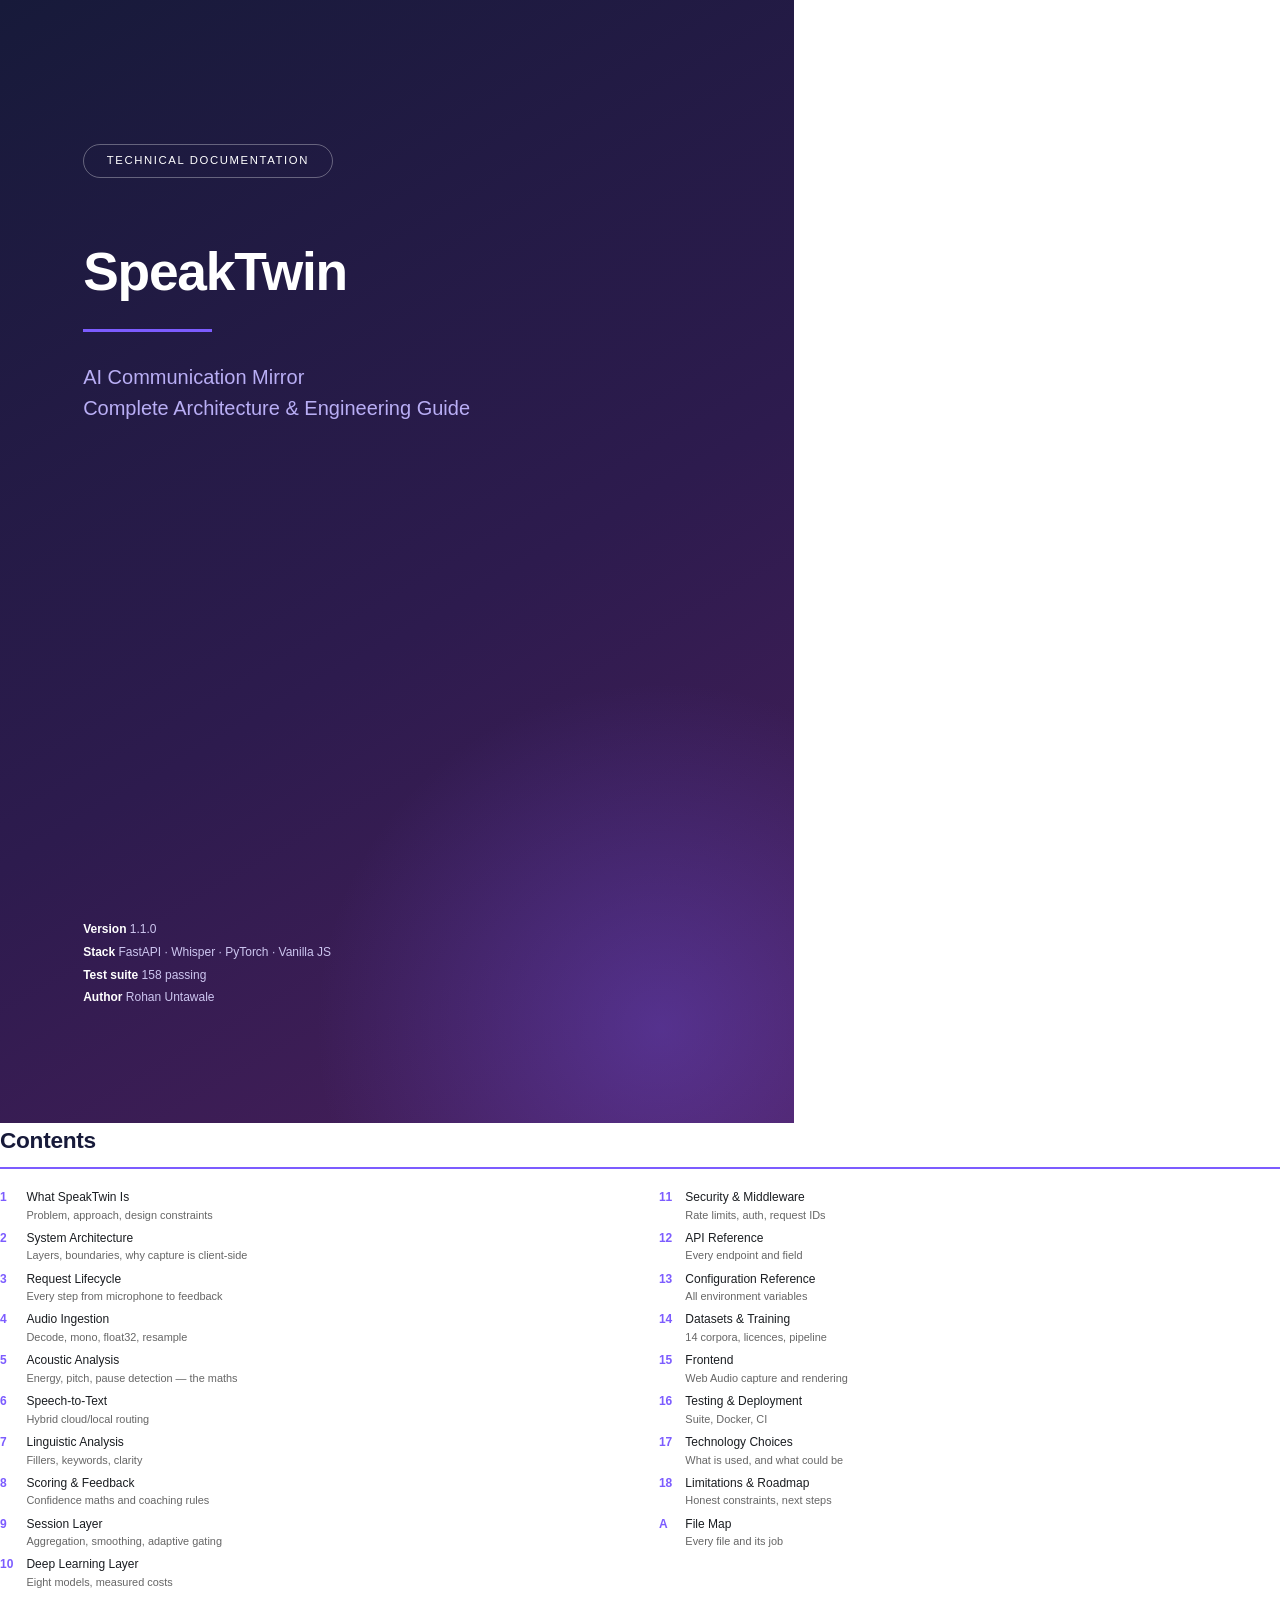
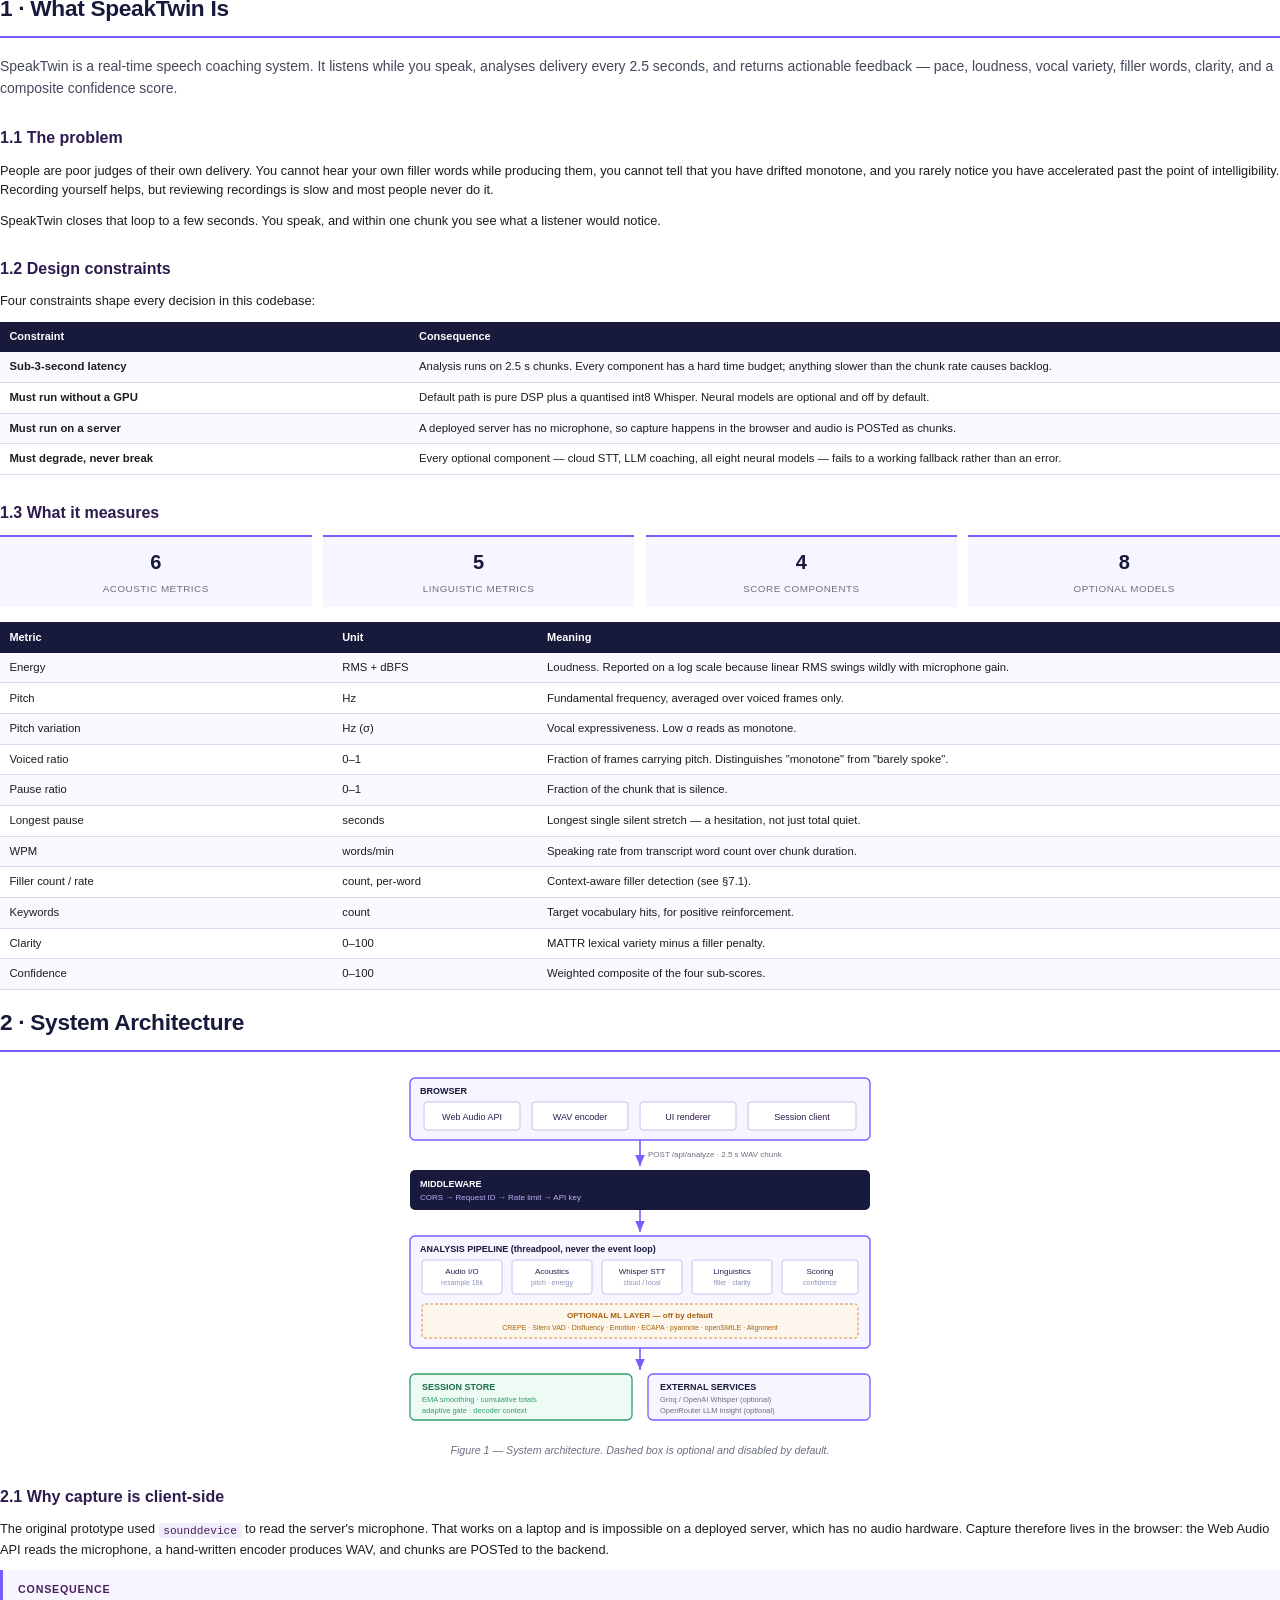
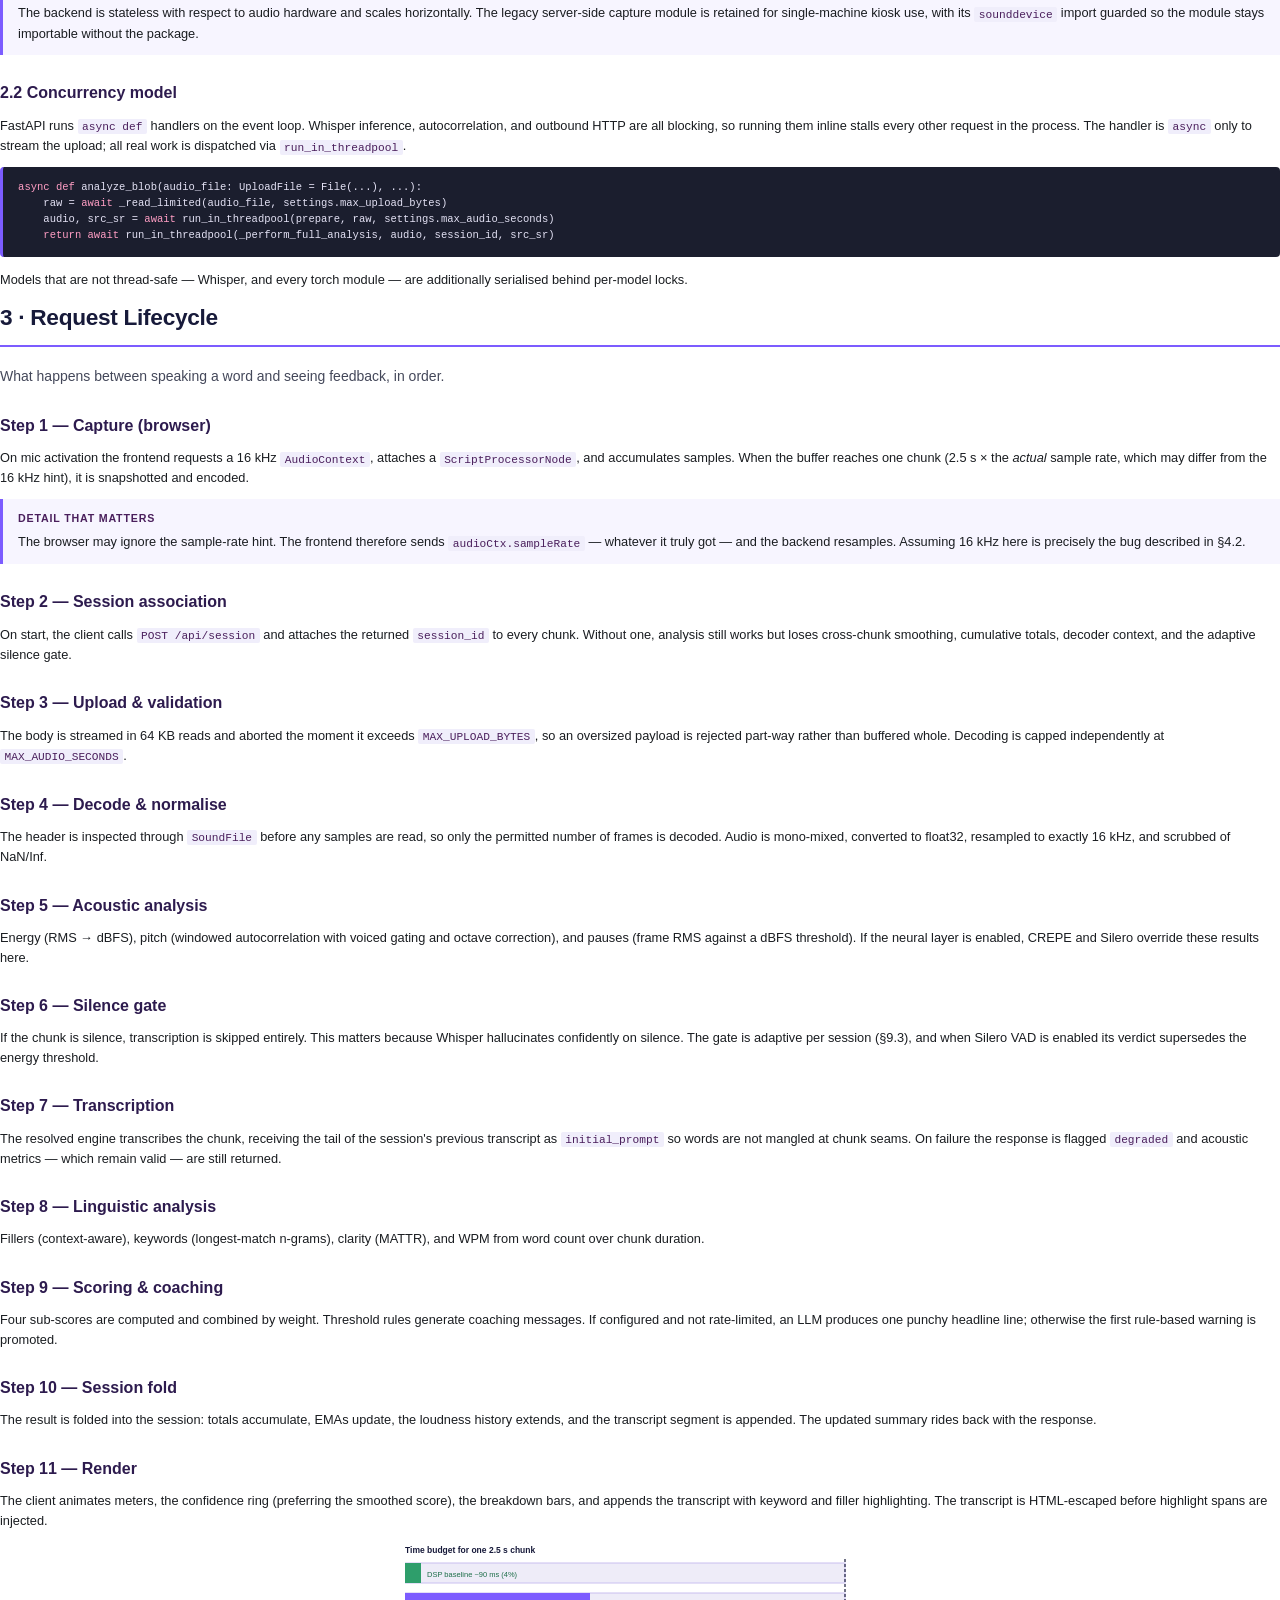
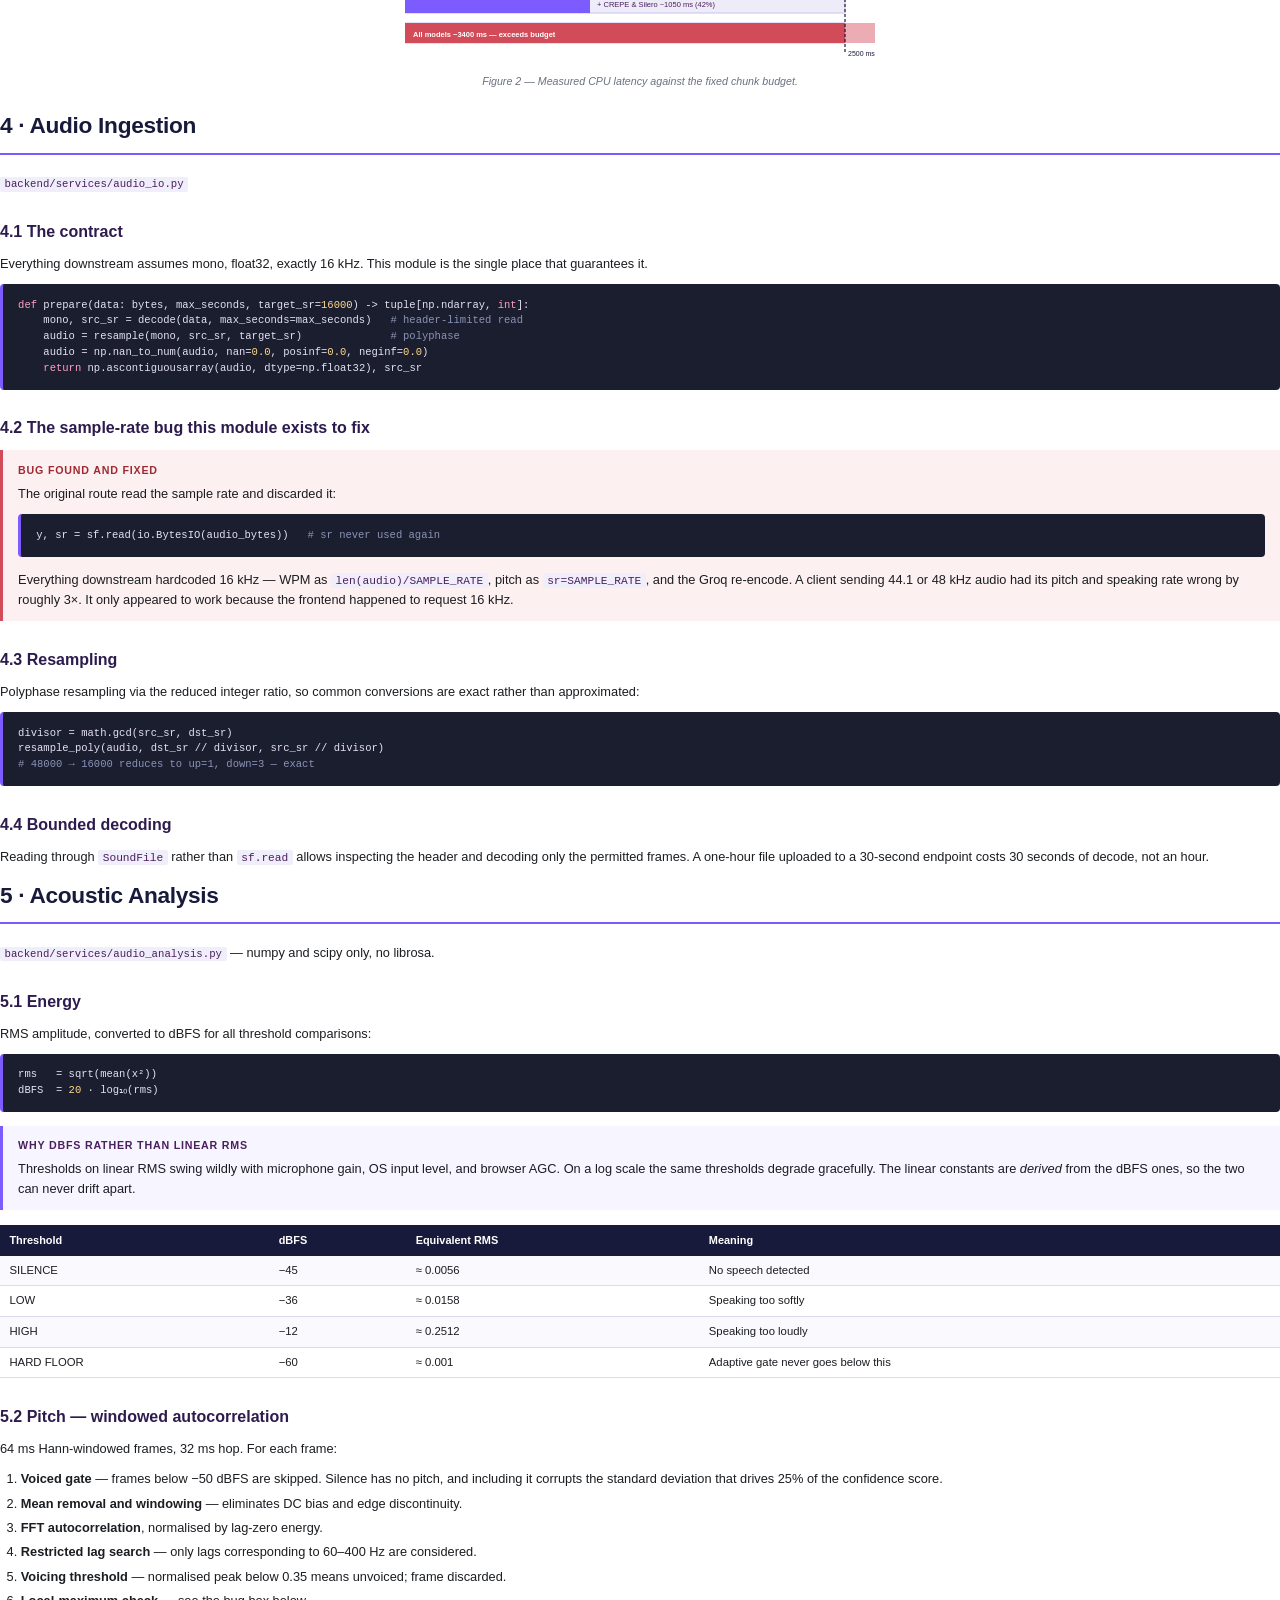
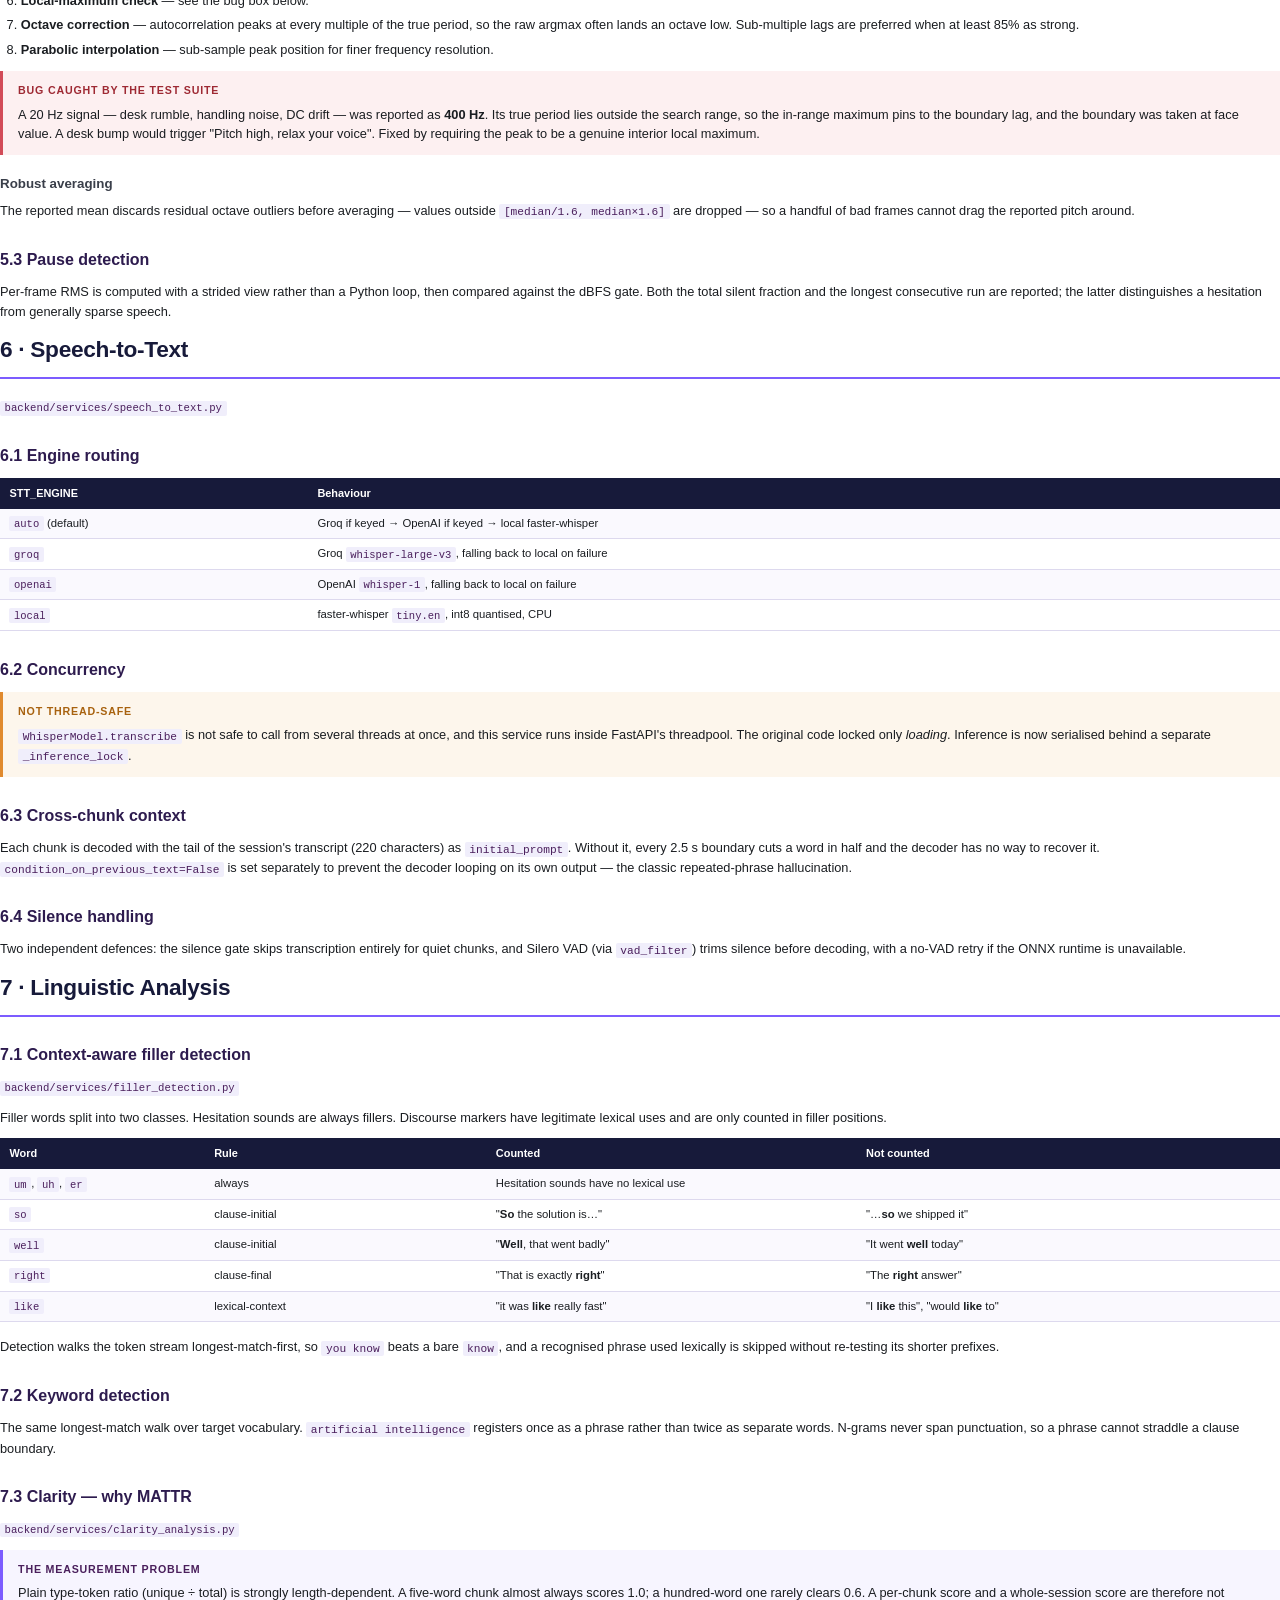
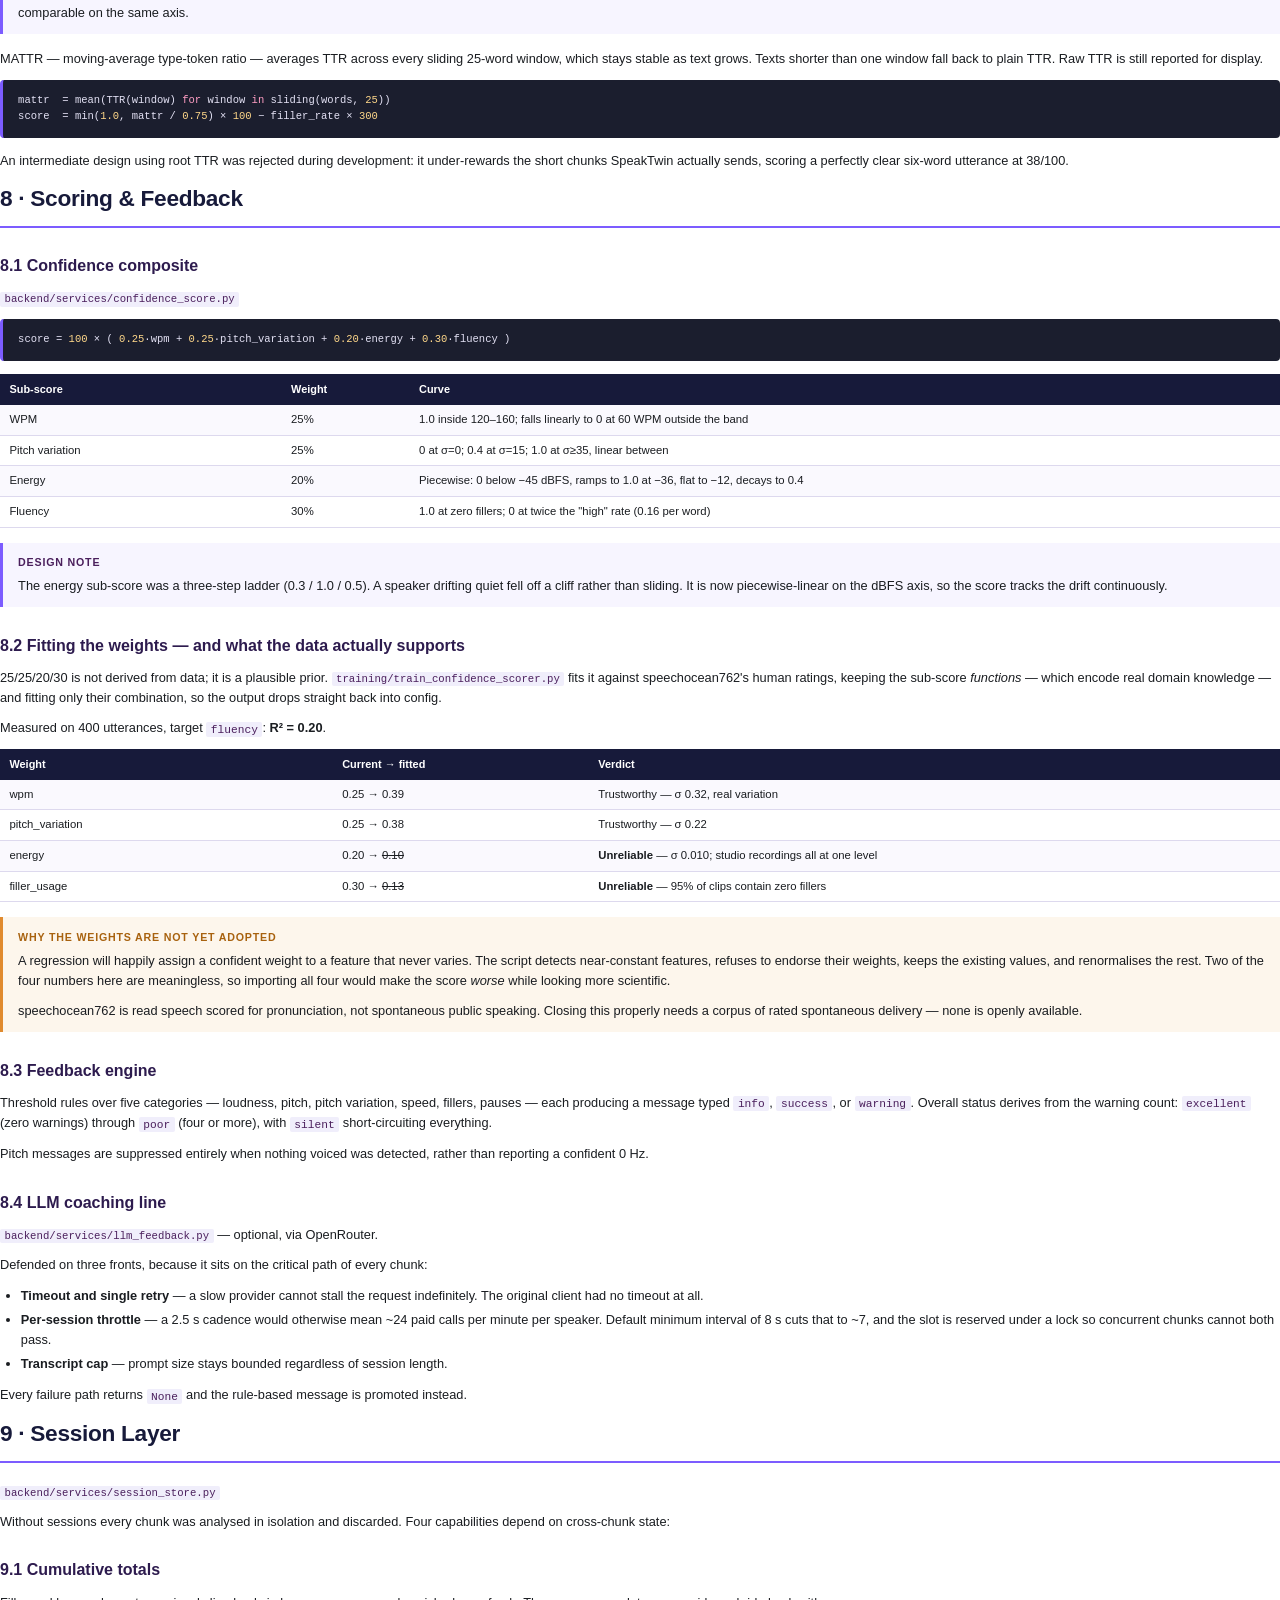
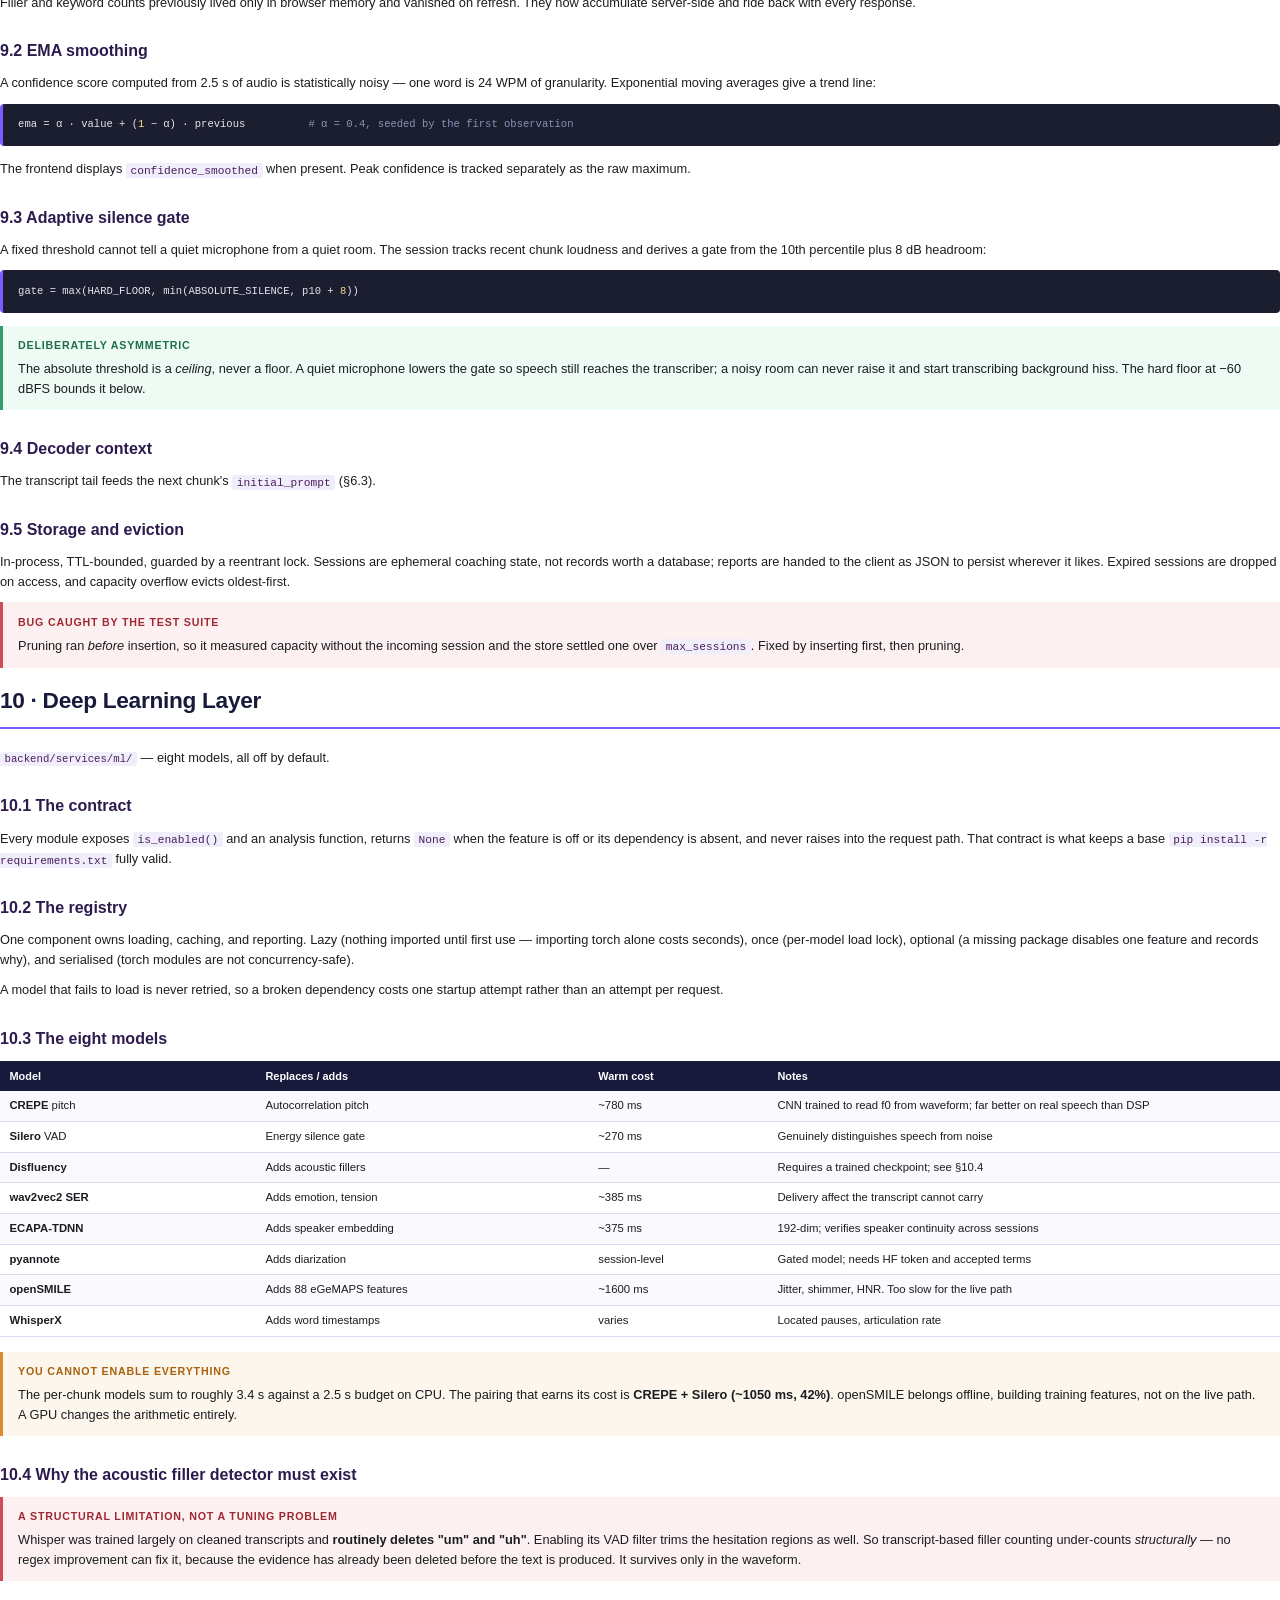
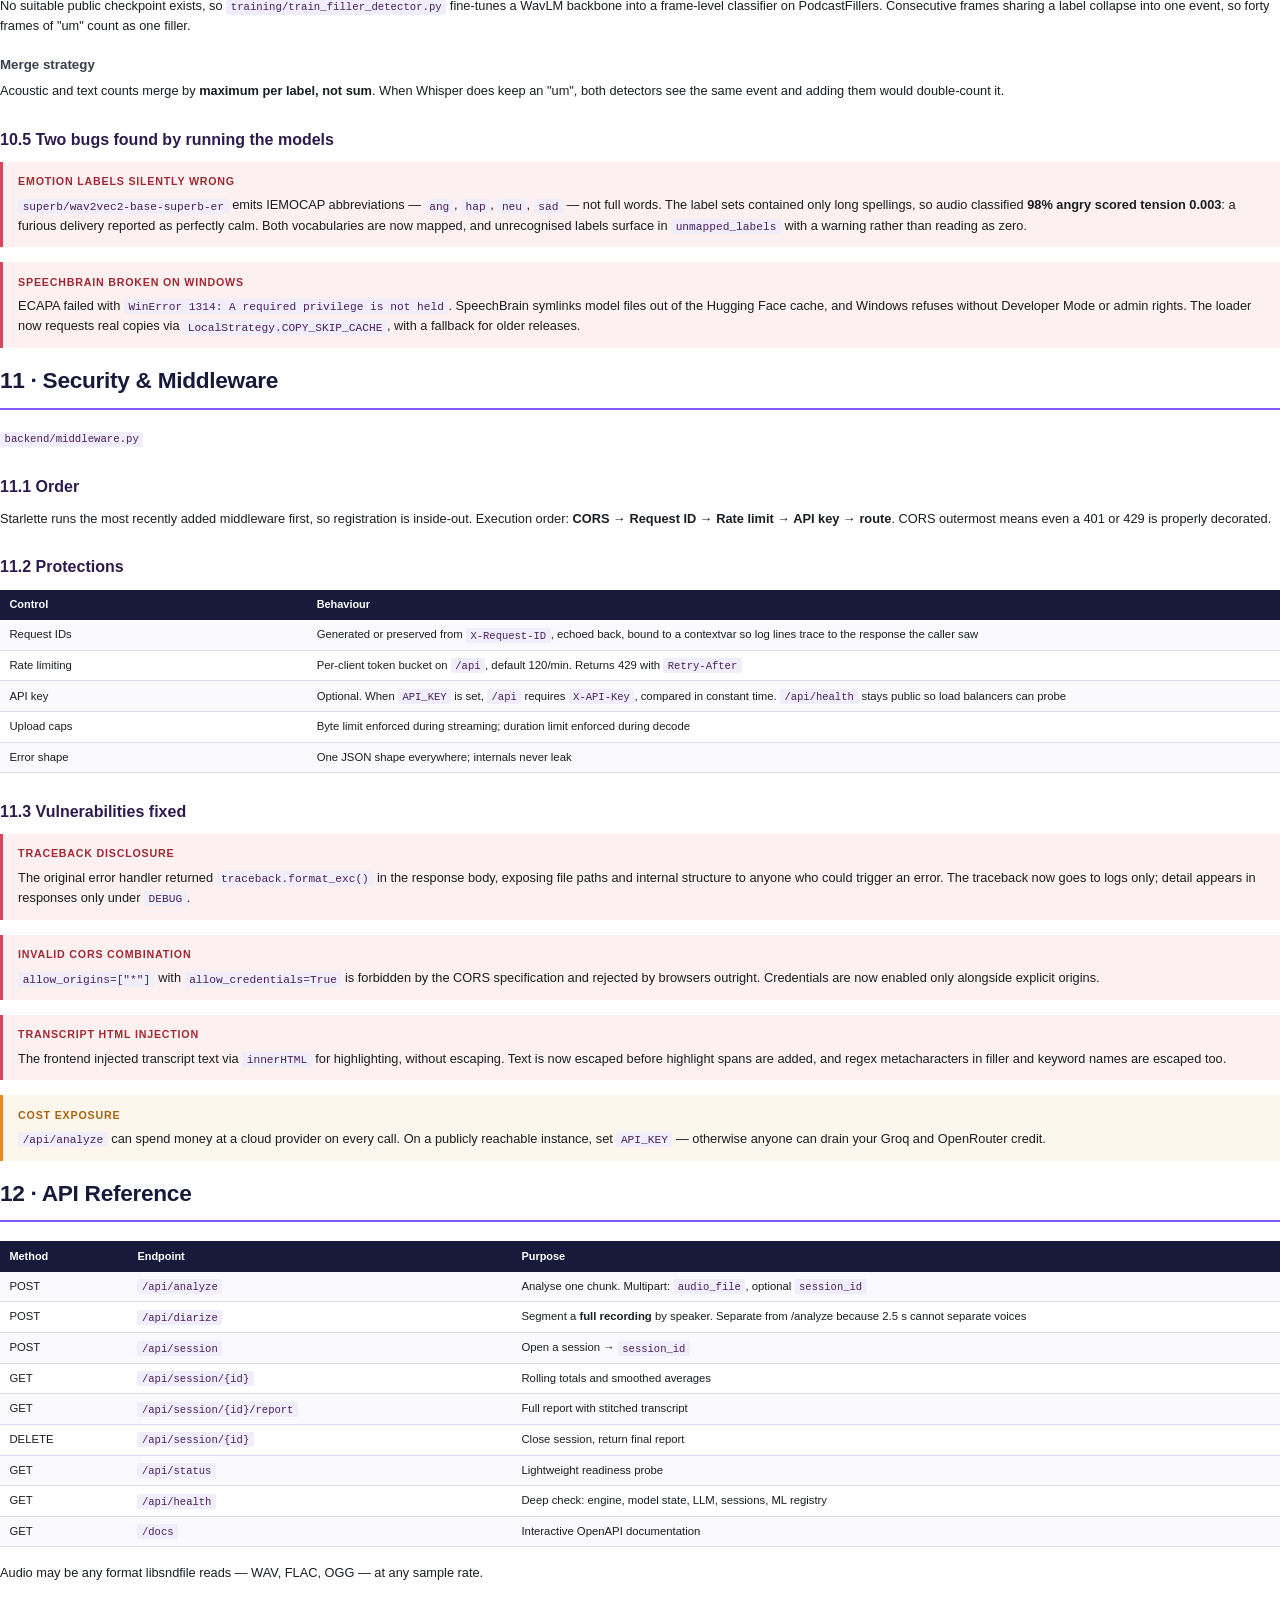
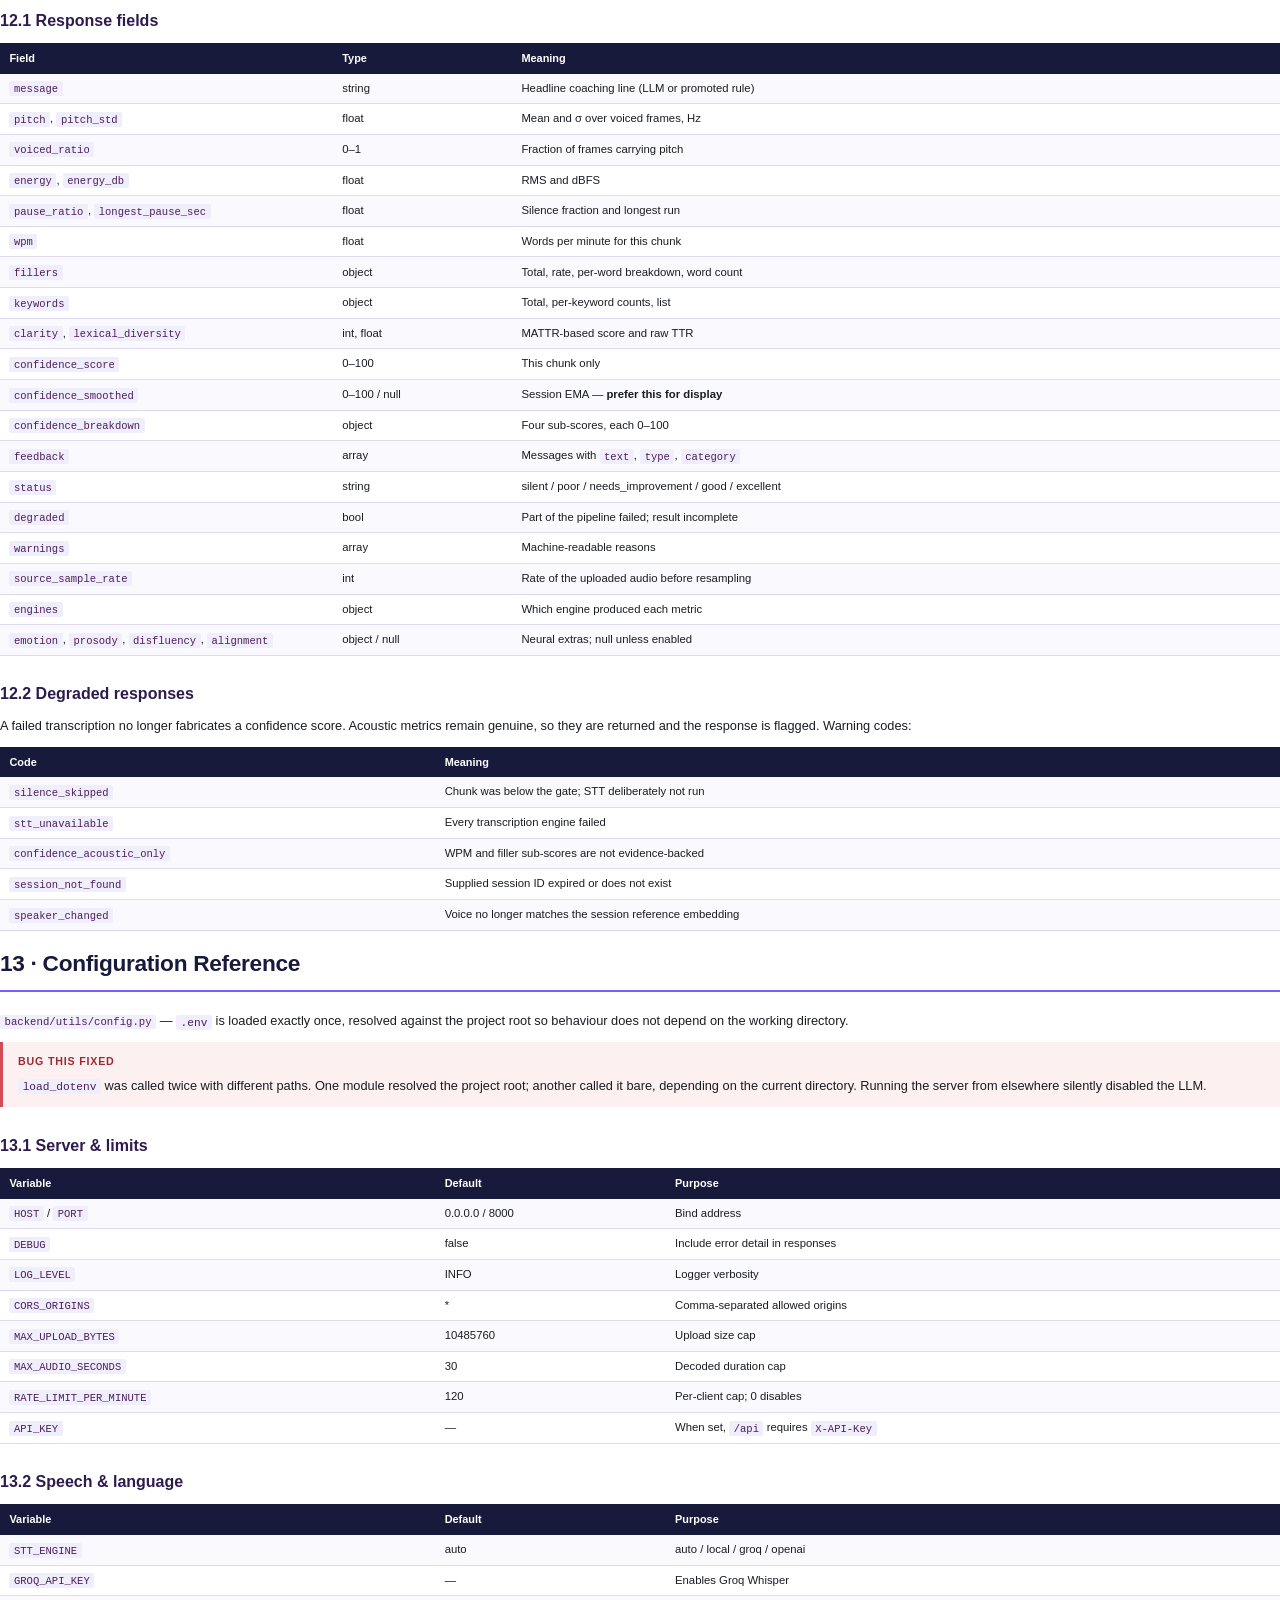
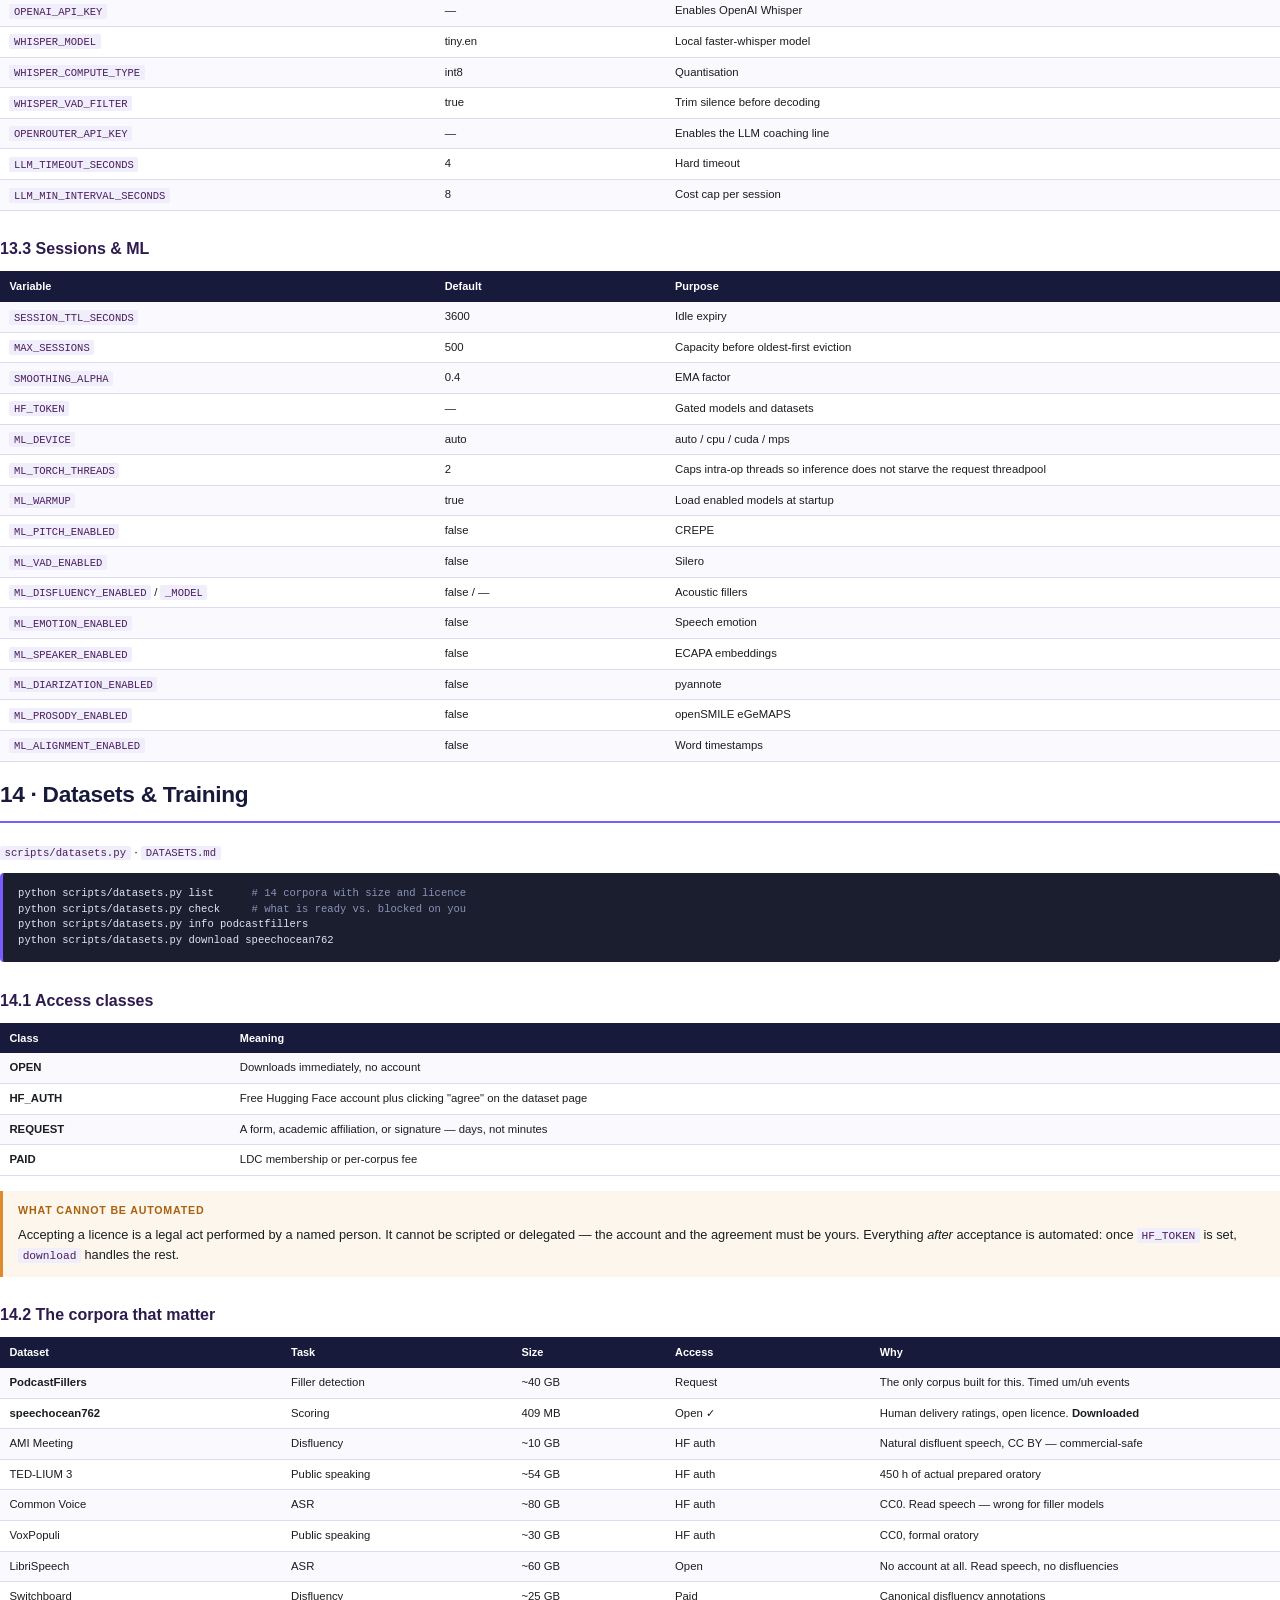
<file: docs/speaktwin-technical-guide.html>
<!DOCTYPE html>
<html lang="en">
<head>
<meta charset="utf-8">
<title>SpeakTwin — Technical Guide</title>
<style>
  @page { size: A4; margin: 18mm 16mm 20mm 16mm; }
  @page :first { margin: 0; }

  * { box-sizing: border-box; }
  html { -webkit-print-color-adjust: exact; print-color-adjust: exact; }
  body {
    font-family: "Segoe UI", "Helvetica Neue", Arial, sans-serif;
    font-size: 9.6pt; line-height: 1.55; color: #1a1d21; margin: 0;
  }

  /* ---------- Cover ---------- */
  .cover {
    height: 297mm; width: 210mm; page-break-after: always;
    background: linear-gradient(150deg, #171a3a 0%, #2d1b4e 55%, #4a1f5c 100%);
    color: #fff; padding: 38mm 22mm; position: relative; overflow: hidden;
  }
  .cover::after {
    content: ""; position: absolute; right: -60mm; bottom: -70mm;
    width: 190mm; height: 190mm; border-radius: 50%;
    background: radial-gradient(circle, rgba(124,92,255,.32) 0%, rgba(124,92,255,0) 68%);
  }
  .cover h1 { font-size: 40pt; margin: 0 0 4mm; letter-spacing: -1.2px; font-weight: 800; }
  .cover .sub { font-size: 15pt; color: #b9aef5; margin: 0 0 20mm; font-weight: 300; }
  .cover .tag {
    display: inline-block; border: 1px solid rgba(255,255,255,.32);
    border-radius: 20px; padding: 2mm 6mm; font-size: 8.5pt;
    letter-spacing: 1.6px; text-transform: uppercase; margin-bottom: 14mm;
  }
  .cover .meta { position: absolute; bottom: 30mm; left: 22mm; font-size: 9pt;
                 color: #cdc6f0; line-height: 1.9; z-index: 2; }
  .cover .meta b { color: #fff; font-weight: 600; }
  .cover .rule { width: 34mm; height: 3px; background: #7c5cff; margin: 0 0 8mm; }

  /* ---------- Structure ---------- */
  h2 {
    font-size: 17pt; color: #171a3a; margin: 0 0 5mm; padding-bottom: 2.5mm;
    border-bottom: 2.5px solid #7c5cff; page-break-after: avoid; font-weight: 700;
    letter-spacing: -.3px;
  }
  .part { page-break-before: always; }
  h3 { font-size: 12pt; color: #2d1b4e; margin: 7mm 0 2.5mm;
       page-break-after: avoid; font-weight: 700; }
  h4 { font-size: 10pt; color: #3a3f4a; margin: 5mm 0 1.5mm;
       page-break-after: avoid; font-weight: 600; }
  p { margin: 0 0 2.8mm; }
  ul, ol { margin: 0 0 3mm; padding-left: 5.5mm; }
  li { margin-bottom: 1.2mm; }

  code {
    font-family: "Cascadia Mono", Consolas, "Courier New", monospace;
    font-size: 8.4pt; background: #f0eefb; padding: 0.4mm 1.2mm;
    border-radius: 2px; color: #4a1f5c;
  }
  pre {
    font-family: "Cascadia Mono", Consolas, monospace; font-size: 7.9pt;
    background: #1b1e2e; color: #e4e2f5; padding: 3.5mm 4mm; border-radius: 4px;
    overflow-x: auto; line-height: 1.5; page-break-inside: avoid;
    margin: 0 0 3.5mm; border-left: 3px solid #7c5cff;
  }
  pre code { background: none; color: inherit; padding: 0; font-size: inherit; }
  .c { color: #8b93b8; }  /* comment */
  .k { color: #ff9ec4; }  /* keyword */
  .s { color: #a5e8a0; }  /* string  */
  .n { color: #ffd88a; }  /* number  */

  table { width: 100%; border-collapse: collapse; margin: 0 0 4mm;
          font-size: 8.5pt; page-break-inside: avoid; }
  th { background: #171a3a; color: #fff; text-align: left;
       padding: 1.8mm 2.5mm; font-weight: 600; font-size: 8.2pt; }
  td { padding: 1.6mm 2.5mm; border-bottom: 0.5px solid #ddd9ee; vertical-align: top; }
  tr:nth-child(even) td { background: #faf9fe; }
  td code { font-size: 7.9pt; }

  .box { border-left: 3px solid #7c5cff; background: #f7f5ff;
         padding: 3mm 4mm; margin: 0 0 4mm; page-break-inside: avoid; }
  .warn { border-left-color: #e08a2e; background: #fdf6ec; }
  .good { border-left-color: #2e9e6b; background: #eefaf4; }
  .bad  { border-left-color: #d24b58; background: #fdf0f1; }
  .box p:last-child { margin-bottom: 0; }
  .box .lbl { font-weight: 700; font-size: 8pt; letter-spacing: .8px;
              text-transform: uppercase; color: #4a1f5c; display: block;
              margin-bottom: 1.5mm; }
  .warn .lbl { color: #a8620f; } .good .lbl { color: #1d6e49; } .bad .lbl { color: #9e2933; }

  .toc { column-count: 2; column-gap: 10mm; font-size: 9pt; }
  .toc div { margin-bottom: 1.4mm; break-inside: avoid; }
  .toc .num { display: inline-block; width: 7mm; color: #7c5cff; font-weight: 700; }
  .toc .sec { color: #666; font-size: 8.2pt; padding-left: 7mm; display: block; }

  .lead { font-size: 10.5pt; color: #44485a; margin-bottom: 5mm; }
  figure { margin: 0 0 5mm; page-break-inside: avoid; text-align: center; }
  figcaption { font-size: 8pt; color: #6b7080; margin-top: 1.5mm; font-style: italic; }
  .fileref { font-family: Consolas, monospace; font-size: 8pt; color: #4a1f5c;
             background: #f0eefb; padding: .3mm 1.2mm; border-radius: 2px; }
  .two { display: flex; gap: 5mm; }
  .two > div { flex: 1; }
  .kpi { display: flex; gap: 3mm; margin-bottom: 4mm; }
  .kpi div { flex: 1; background: #f7f5ff; border-top: 2.5px solid #7c5cff;
             padding: 2.5mm; text-align: center; }
  .kpi .v { font-size: 15pt; font-weight: 800; color: #171a3a; display: block; }
  .kpi .l { font-size: 7.4pt; color: #6b7080; text-transform: uppercase;
            letter-spacing: .5px; }
</style>
</head>
<body>

<!-- ============================ COVER ============================ -->
<div class="cover">
  <div class="tag">Technical Documentation</div>
  <h1>SpeakTwin</h1>
  <div class="rule"></div>
  <p class="sub">AI Communication Mirror<br>Complete Architecture &amp; Engineering Guide</p>
  <div class="meta">
    <b>Version</b> 1.1.0<br>
    <b>Stack</b> FastAPI · Whisper · PyTorch · Vanilla JS<br>
    <b>Test suite</b> 158 passing<br>
    <b>Author</b> Rohan Untawale
  </div>
</div>

<!-- ============================ TOC ============================ -->
<h2>Contents</h2>
<div class="toc">
  <div><span class="num">1</span>What SpeakTwin Is<span class="sec">Problem, approach, design constraints</span></div>
  <div><span class="num">2</span>System Architecture<span class="sec">Layers, boundaries, why capture is client-side</span></div>
  <div><span class="num">3</span>Request Lifecycle<span class="sec">Every step from microphone to feedback</span></div>
  <div><span class="num">4</span>Audio Ingestion<span class="sec">Decode, mono, float32, resample</span></div>
  <div><span class="num">5</span>Acoustic Analysis<span class="sec">Energy, pitch, pause detection — the maths</span></div>
  <div><span class="num">6</span>Speech-to-Text<span class="sec">Hybrid cloud/local routing</span></div>
  <div><span class="num">7</span>Linguistic Analysis<span class="sec">Fillers, keywords, clarity</span></div>
  <div><span class="num">8</span>Scoring &amp; Feedback<span class="sec">Confidence maths and coaching rules</span></div>
  <div><span class="num">9</span>Session Layer<span class="sec">Aggregation, smoothing, adaptive gating</span></div>
  <div><span class="num">10</span>Deep Learning Layer<span class="sec">Eight models, measured costs</span></div>
  <div><span class="num">11</span>Security &amp; Middleware<span class="sec">Rate limits, auth, request IDs</span></div>
  <div><span class="num">12</span>API Reference<span class="sec">Every endpoint and field</span></div>
  <div><span class="num">13</span>Configuration Reference<span class="sec">All environment variables</span></div>
  <div><span class="num">14</span>Datasets &amp; Training<span class="sec">14 corpora, licences, pipeline</span></div>
  <div><span class="num">15</span>Frontend<span class="sec">Web Audio capture and rendering</span></div>
  <div><span class="num">16</span>Testing &amp; Deployment<span class="sec">Suite, Docker, CI</span></div>
  <div><span class="num">17</span>Technology Choices<span class="sec">What is used, and what could be</span></div>
  <div><span class="num">18</span>Limitations &amp; Roadmap<span class="sec">Honest constraints, next steps</span></div>
  <div><span class="num">A</span>File Map<span class="sec">Every file and its job</span></div>
</div>

<!-- ============================ 1 ============================ -->
<div class="part">
<h2>1 · What SpeakTwin Is</h2>

<p class="lead">SpeakTwin is a real-time speech coaching system. It listens while you
speak, analyses delivery every 2.5 seconds, and returns actionable feedback — pace,
loudness, vocal variety, filler words, clarity, and a composite confidence score.</p>

<h3>1.1 The problem</h3>
<p>People are poor judges of their own delivery. You cannot hear your own filler words
while producing them, you cannot tell that you have drifted monotone, and you rarely
notice you have accelerated past the point of intelligibility. Recording yourself helps,
but reviewing recordings is slow and most people never do it.</p>
<p>SpeakTwin closes that loop to a few seconds. You speak, and within one chunk you see
what a listener would notice.</p>

<h3>1.2 Design constraints</h3>
<p>Four constraints shape every decision in this codebase:</p>
<table>
  <tr><th style="width:32%">Constraint</th><th>Consequence</th></tr>
  <tr><td><b>Sub-3-second latency</b></td><td>Analysis runs on 2.5 s chunks. Every component has a hard time budget; anything slower than the chunk rate causes backlog.</td></tr>
  <tr><td><b>Must run without a GPU</b></td><td>Default path is pure DSP plus a quantised int8 Whisper. Neural models are optional and off by default.</td></tr>
  <tr><td><b>Must run on a server</b></td><td>A deployed server has no microphone, so capture happens in the browser and audio is POSTed as chunks.</td></tr>
  <tr><td><b>Must degrade, never break</b></td><td>Every optional component — cloud STT, LLM coaching, all eight neural models — fails to a working fallback rather than an error.</td></tr>
</table>

<h3>1.3 What it measures</h3>
<div class="kpi">
  <div><span class="v">6</span><span class="l">Acoustic metrics</span></div>
  <div><span class="v">5</span><span class="l">Linguistic metrics</span></div>
  <div><span class="v">4</span><span class="l">Score components</span></div>
  <div><span class="v">8</span><span class="l">Optional models</span></div>
</div>
<table>
  <tr><th style="width:26%">Metric</th><th style="width:16%">Unit</th><th>Meaning</th></tr>
  <tr><td>Energy</td><td>RMS + dBFS</td><td>Loudness. Reported on a log scale because linear RMS swings wildly with microphone gain.</td></tr>
  <tr><td>Pitch</td><td>Hz</td><td>Fundamental frequency, averaged over voiced frames only.</td></tr>
  <tr><td>Pitch variation</td><td>Hz (σ)</td><td>Vocal expressiveness. Low σ reads as monotone.</td></tr>
  <tr><td>Voiced ratio</td><td>0–1</td><td>Fraction of frames carrying pitch. Distinguishes "monotone" from "barely spoke".</td></tr>
  <tr><td>Pause ratio</td><td>0–1</td><td>Fraction of the chunk that is silence.</td></tr>
  <tr><td>Longest pause</td><td>seconds</td><td>Longest single silent stretch — a hesitation, not just total quiet.</td></tr>
  <tr><td>WPM</td><td>words/min</td><td>Speaking rate from transcript word count over chunk duration.</td></tr>
  <tr><td>Filler count / rate</td><td>count, per-word</td><td>Context-aware filler detection (see §7.1).</td></tr>
  <tr><td>Keywords</td><td>count</td><td>Target vocabulary hits, for positive reinforcement.</td></tr>
  <tr><td>Clarity</td><td>0–100</td><td>MATTR lexical variety minus a filler penalty.</td></tr>
  <tr><td>Confidence</td><td>0–100</td><td>Weighted composite of the four sub-scores.</td></tr>
</table>
</div>

<!-- ============================ 2 ============================ -->
<div class="part">
<h2>2 · System Architecture</h2>

<figure>
<svg width="480" height="360" viewBox="0 0 480 360" xmlns="http://www.w3.org/2000/svg" font-family="Segoe UI, Arial" font-size="9">
  <defs>
    <marker id="ar" markerWidth="8" markerHeight="8" refX="7" refY="3" orient="auto">
      <path d="M0,0 L0,6 L7,3 z" fill="#7c5cff"/>
    </marker>
  </defs>

  <rect x="10" y="8" width="460" height="62" rx="5" fill="#f7f5ff" stroke="#7c5cff" stroke-width="1.4"/>
  <text x="20" y="24" font-weight="700" fill="#171a3a">BROWSER</text>
  <rect x="24" y="32" width="96" height="28" rx="3" fill="#fff" stroke="#c9c0f0"/>
  <text x="72" y="50" text-anchor="middle" fill="#2d1b4e">Web Audio API</text>
  <rect x="132" y="32" width="96" height="28" rx="3" fill="#fff" stroke="#c9c0f0"/>
  <text x="180" y="50" text-anchor="middle" fill="#2d1b4e">WAV encoder</text>
  <rect x="240" y="32" width="96" height="28" rx="3" fill="#fff" stroke="#c9c0f0"/>
  <text x="288" y="50" text-anchor="middle" fill="#2d1b4e">UI renderer</text>
  <rect x="348" y="32" width="108" height="28" rx="3" fill="#fff" stroke="#c9c0f0"/>
  <text x="402" y="50" text-anchor="middle" fill="#2d1b4e">Session client</text>

  <line x1="240" y1="70" x2="240" y2="96" stroke="#7c5cff" stroke-width="1.6" marker-end="url(#ar)"/>
  <text x="248" y="87" fill="#6b7080" font-size="8">POST /api/analyze · 2.5 s WAV chunk</text>

  <rect x="10" y="100" width="460" height="40" rx="5" fill="#171a3a"/>
  <text x="20" y="117" font-weight="700" fill="#fff">MIDDLEWARE</text>
  <text x="20" y="130" fill="#b9aef5" font-size="8">CORS → Request ID → Rate limit → API key</text>

  <line x1="240" y1="140" x2="240" y2="162" stroke="#7c5cff" stroke-width="1.6" marker-end="url(#ar)"/>

  <rect x="10" y="166" width="460" height="112" rx="5" fill="#f7f5ff" stroke="#7c5cff" stroke-width="1.4"/>
  <text x="20" y="182" font-weight="700" fill="#171a3a">ANALYSIS PIPELINE  (threadpool, never the event loop)</text>

  <rect x="22" y="190" width="80" height="34" rx="3" fill="#fff" stroke="#c9c0f0"/>
  <text x="62" y="204" text-anchor="middle" fill="#2d1b4e" font-size="8">Audio I/O</text>
  <text x="62" y="215" text-anchor="middle" fill="#8b93b8" font-size="7">resample 16k</text>

  <rect x="112" y="190" width="80" height="34" rx="3" fill="#fff" stroke="#c9c0f0"/>
  <text x="152" y="204" text-anchor="middle" fill="#2d1b4e" font-size="8">Acoustics</text>
  <text x="152" y="215" text-anchor="middle" fill="#8b93b8" font-size="7">pitch · energy</text>

  <rect x="202" y="190" width="80" height="34" rx="3" fill="#fff" stroke="#c9c0f0"/>
  <text x="242" y="204" text-anchor="middle" fill="#2d1b4e" font-size="8">Whisper STT</text>
  <text x="242" y="215" text-anchor="middle" fill="#8b93b8" font-size="7">cloud / local</text>

  <rect x="292" y="190" width="80" height="34" rx="3" fill="#fff" stroke="#c9c0f0"/>
  <text x="332" y="204" text-anchor="middle" fill="#2d1b4e" font-size="8">Linguistics</text>
  <text x="332" y="215" text-anchor="middle" fill="#8b93b8" font-size="7">filler · clarity</text>

  <rect x="382" y="190" width="76" height="34" rx="3" fill="#fff" stroke="#c9c0f0"/>
  <text x="420" y="204" text-anchor="middle" fill="#2d1b4e" font-size="8">Scoring</text>
  <text x="420" y="215" text-anchor="middle" fill="#8b93b8" font-size="7">confidence</text>

  <rect x="22" y="234" width="436" height="34" rx="3" fill="#fdf6ec" stroke="#e08a2e" stroke-dasharray="3,2"/>
  <text x="240" y="248" text-anchor="middle" fill="#a8620f" font-size="8" font-weight="600">OPTIONAL ML LAYER — off by default</text>
  <text x="240" y="260" text-anchor="middle" fill="#a8620f" font-size="7">CREPE · Silero VAD · Disfluency · Emotion · ECAPA · pyannote · openSMILE · Alignment</text>

  <line x1="240" y1="278" x2="240" y2="300" stroke="#7c5cff" stroke-width="1.6" marker-end="url(#ar)"/>

  <rect x="10" y="304" width="222" height="46" rx="5" fill="#eefaf4" stroke="#2e9e6b" stroke-width="1.3"/>
  <text x="22" y="320" font-weight="700" fill="#1d6e49" font-size="9">SESSION STORE</text>
  <text x="22" y="332" fill="#2e9e6b" font-size="7.5">EMA smoothing · cumulative totals</text>
  <text x="22" y="343" fill="#2e9e6b" font-size="7.5">adaptive gate · decoder context</text>

  <rect x="248" y="304" width="222" height="46" rx="5" fill="#f7f5ff" stroke="#7c5cff" stroke-width="1.3"/>
  <text x="260" y="320" font-weight="700" fill="#171a3a" font-size="9">EXTERNAL SERVICES</text>
  <text x="260" y="332" fill="#6b7080" font-size="7.5">Groq / OpenAI Whisper (optional)</text>
  <text x="260" y="343" fill="#6b7080" font-size="7.5">OpenRouter LLM insight (optional)</text>
</svg>
<figcaption>Figure 1 — System architecture. Dashed box is optional and disabled by default.</figcaption>
</figure>

<h3>2.1 Why capture is client-side</h3>
<p>The original prototype used <code>sounddevice</code> to read the server's microphone. That
works on a laptop and is impossible on a deployed server, which has no audio hardware.
Capture therefore lives in the browser: the Web Audio API reads the microphone, a
hand-written encoder produces WAV, and chunks are POSTed to the backend.</p>
<div class="box"><span class="lbl">Consequence</span>
<p>The backend is stateless with respect to audio hardware and scales horizontally.
The legacy server-side capture module is retained for single-machine kiosk use, with its
<code>sounddevice</code> import guarded so the module stays importable without the package.</p></div>

<h3>2.2 Concurrency model</h3>
<p>FastAPI runs <code>async def</code> handlers on the event loop. Whisper inference,
autocorrelation, and outbound HTTP are all blocking, so running them inline stalls every
other request in the process. The handler is <code>async</code> only to stream the upload;
all real work is dispatched via <code>run_in_threadpool</code>.</p>
<pre><code><span class="k">async def</span> analyze_blob(audio_file: UploadFile = File(...), ...):
    raw = <span class="k">await</span> _read_limited(audio_file, settings.max_upload_bytes)
    audio, src_sr = <span class="k">await</span> run_in_threadpool(prepare, raw, settings.max_audio_seconds)
    <span class="k">return await</span> run_in_threadpool(_perform_full_analysis, audio, session_id, src_sr)</code></pre>
<p>Models that are not thread-safe — Whisper, and every torch module — are additionally
serialised behind per-model locks.</p>
</div>

<!-- ============================ 3 ============================ -->
<div class="part">
<h2>3 · Request Lifecycle</h2>
<p class="lead">What happens between speaking a word and seeing feedback, in order.</p>

<h3>Step 1 — Capture (browser)</h3>
<p>On mic activation the frontend requests a 16 kHz <code>AudioContext</code>, attaches a
<code>ScriptProcessorNode</code>, and accumulates samples. When the buffer reaches one chunk
(2.5 s × the <em>actual</em> sample rate, which may differ from the 16 kHz hint), it is
snapshotted and encoded.</p>
<div class="box"><span class="lbl">Detail that matters</span>
<p>The browser may ignore the sample-rate hint. The frontend therefore sends
<code>audioCtx.sampleRate</code> — whatever it truly got — and the backend resamples. Assuming
16 kHz here is precisely the bug described in §4.2.</p></div>

<h3>Step 2 — Session association</h3>
<p>On start, the client calls <code>POST /api/session</code> and attaches the returned
<code>session_id</code> to every chunk. Without one, analysis still works but loses cross-chunk
smoothing, cumulative totals, decoder context, and the adaptive silence gate.</p>

<h3>Step 3 — Upload &amp; validation</h3>
<p>The body is streamed in 64 KB reads and aborted the moment it exceeds
<code>MAX_UPLOAD_BYTES</code>, so an oversized payload is rejected part-way rather than
buffered whole. Decoding is capped independently at <code>MAX_AUDIO_SECONDS</code>.</p>

<h3>Step 4 — Decode &amp; normalise</h3>
<p>The header is inspected through <code>SoundFile</code> before any samples are read, so only
the permitted number of frames is decoded. Audio is mono-mixed, converted to float32,
resampled to exactly 16 kHz, and scrubbed of NaN/Inf.</p>

<h3>Step 5 — Acoustic analysis</h3>
<p>Energy (RMS → dBFS), pitch (windowed autocorrelation with voiced gating and octave
correction), and pauses (frame RMS against a dBFS threshold). If the neural layer is
enabled, CREPE and Silero override these results here.</p>

<h3>Step 6 — Silence gate</h3>
<p>If the chunk is silence, transcription is skipped entirely. This matters because Whisper
hallucinates confidently on silence. The gate is adaptive per session (§9.3), and when
Silero VAD is enabled its verdict supersedes the energy threshold.</p>

<h3>Step 7 — Transcription</h3>
<p>The resolved engine transcribes the chunk, receiving the tail of the session's previous
transcript as <code>initial_prompt</code> so words are not mangled at chunk seams. On failure the
response is flagged <code>degraded</code> and acoustic metrics — which remain valid — are still
returned.</p>

<h3>Step 8 — Linguistic analysis</h3>
<p>Fillers (context-aware), keywords (longest-match n-grams), clarity (MATTR), and WPM from
word count over chunk duration.</p>

<h3>Step 9 — Scoring &amp; coaching</h3>
<p>Four sub-scores are computed and combined by weight. Threshold rules generate coaching
messages. If configured and not rate-limited, an LLM produces one punchy headline line;
otherwise the first rule-based warning is promoted.</p>

<h3>Step 10 — Session fold</h3>
<p>The result is folded into the session: totals accumulate, EMAs update, the loudness
history extends, and the transcript segment is appended. The updated summary rides back
with the response.</p>

<h3>Step 11 — Render</h3>
<p>The client animates meters, the confidence ring (preferring the smoothed score), the
breakdown bars, and appends the transcript with keyword and filler highlighting. The
transcript is HTML-escaped before highlight spans are injected.</p>

<figure>
<svg width="470" height="120" viewBox="0 0 470 120" xmlns="http://www.w3.org/2000/svg" font-family="Segoe UI, Arial" font-size="7.5">
  <defs><marker id="a2" markerWidth="7" markerHeight="7" refX="6" refY="2.5" orient="auto">
    <path d="M0,0 L0,5 L6,2.5 z" fill="#7c5cff"/></marker></defs>
  <text x="0" y="12" font-size="8.5" font-weight="700" fill="#171a3a">Time budget for one 2.5 s chunk</text>
  <rect x="0" y="22" width="440" height="20" fill="#eeecf8" stroke="#c9c0f0"/>
  <rect x="0" y="22" width="16" height="20" fill="#2e9e6b"/>
  <text x="22" y="36" fill="#1d6e49">DSP baseline ~90 ms (4%)</text>

  <rect x="0" y="52" width="440" height="20" fill="#eeecf8" stroke="#c9c0f0"/>
  <rect x="0" y="52" width="185" height="20" fill="#7c5cff"/>
  <text x="192" y="66" fill="#4a1f5c">+ CREPE &amp; Silero ~1050 ms (42%)</text>

  <rect x="0" y="82" width="440" height="20" fill="#eeecf8" stroke="#c9c0f0"/>
  <rect x="0" y="82" width="440" height="20" fill="#d24b58"/>
  <rect x="440" y="82" width="30" height="20" fill="#d24b58" opacity=".45"/>
  <text x="8" y="96" fill="#fff" font-weight="600">All models ~3400 ms — exceeds budget</text>
  <line x1="440" y1="18" x2="440" y2="112" stroke="#171a3a" stroke-width="1.2" stroke-dasharray="3,2"/>
  <text x="443" y="115" fill="#171a3a" font-size="7">2500 ms</text>
</svg>
<figcaption>Figure 2 — Measured CPU latency against the fixed chunk budget.</figcaption>
</figure>
</div>

<!-- ============================ 4 ============================ -->
<div class="part">
<h2>4 · Audio Ingestion</h2>
<p><span class="fileref">backend/services/audio_io.py</span></p>

<h3>4.1 The contract</h3>
<p>Everything downstream assumes mono, float32, exactly 16 kHz. This module is the single
place that guarantees it.</p>
<pre><code><span class="k">def</span> prepare(data: bytes, max_seconds, target_sr=<span class="n">16000</span>) -> tuple[np.ndarray, <span class="k">int</span>]:
    mono, src_sr = decode(data, max_seconds=max_seconds)   <span class="c"># header-limited read</span>
    audio = resample(mono, src_sr, target_sr)              <span class="c"># polyphase</span>
    audio = np.nan_to_num(audio, nan=<span class="n">0.0</span>, posinf=<span class="n">0.0</span>, neginf=<span class="n">0.0</span>)
    <span class="k">return</span> np.ascontiguousarray(audio, dtype=np.float32), src_sr</code></pre>

<h3>4.2 The sample-rate bug this module exists to fix</h3>
<div class="box bad"><span class="lbl">Bug found and fixed</span>
<p>The original route read the sample rate and discarded it:</p>
<pre style="margin-top:2mm"><code>y, sr = sf.read(io.BytesIO(audio_bytes))   <span class="c"># sr never used again</span></code></pre>
<p>Everything downstream hardcoded 16 kHz — WPM as <code>len(audio)/SAMPLE_RATE</code>, pitch as
<code>sr=SAMPLE_RATE</code>, and the Groq re-encode. A client sending 44.1 or 48 kHz audio had its
pitch and speaking rate wrong by roughly 3×. It only appeared to work because the frontend
happened to request 16 kHz.</p></div>

<h3>4.3 Resampling</h3>
<p>Polyphase resampling via the reduced integer ratio, so common conversions are exact
rather than approximated:</p>
<pre><code>divisor = math.gcd(src_sr, dst_sr)
resample_poly(audio, dst_sr // divisor, src_sr // divisor)
<span class="c"># 48000 → 16000 reduces to up=1, down=3 — exact</span></code></pre>

<h3>4.4 Bounded decoding</h3>
<p>Reading through <code>SoundFile</code> rather than <code>sf.read</code> allows inspecting the
header and decoding only the permitted frames. A one-hour file uploaded to a 30-second
endpoint costs 30 seconds of decode, not an hour.</p>
</div>

<!-- ============================ 5 ============================ -->
<div class="part">
<h2>5 · Acoustic Analysis</h2>
<p><span class="fileref">backend/services/audio_analysis.py</span> — numpy and scipy only, no librosa.</p>

<h3>5.1 Energy</h3>
<p>RMS amplitude, converted to dBFS for all threshold comparisons:</p>
<pre><code>rms   = sqrt(mean(x²))
dBFS  = <span class="n">20</span> · log₁₀(rms)</code></pre>
<div class="box"><span class="lbl">Why dBFS rather than linear RMS</span>
<p>Thresholds on linear RMS swing wildly with microphone gain, OS input level, and browser
AGC. On a log scale the same thresholds degrade gracefully. The linear constants are
<em>derived</em> from the dBFS ones, so the two can never drift apart.</p></div>
<table>
  <tr><th>Threshold</th><th>dBFS</th><th>Equivalent RMS</th><th>Meaning</th></tr>
  <tr><td>SILENCE</td><td>−45</td><td>≈ 0.0056</td><td>No speech detected</td></tr>
  <tr><td>LOW</td><td>−36</td><td>≈ 0.0158</td><td>Speaking too softly</td></tr>
  <tr><td>HIGH</td><td>−12</td><td>≈ 0.2512</td><td>Speaking too loudly</td></tr>
  <tr><td>HARD FLOOR</td><td>−60</td><td>≈ 0.001</td><td>Adaptive gate never goes below this</td></tr>
</table>

<h3>5.2 Pitch — windowed autocorrelation</h3>
<p>64 ms Hann-windowed frames, 32 ms hop. For each frame:</p>
<ol>
  <li><b>Voiced gate</b> — frames below −50 dBFS are skipped. Silence has no pitch, and including it corrupts the standard deviation that drives 25% of the confidence score.</li>
  <li><b>Mean removal and windowing</b> — eliminates DC bias and edge discontinuity.</li>
  <li><b>FFT autocorrelation</b>, normalised by lag-zero energy.</li>
  <li><b>Restricted lag search</b> — only lags corresponding to 60–400 Hz are considered.</li>
  <li><b>Voicing threshold</b> — normalised peak below 0.35 means unvoiced; frame discarded.</li>
  <li><b>Local-maximum check</b> — see the bug box below.</li>
  <li><b>Octave correction</b> — autocorrelation peaks at every multiple of the true period, so the raw argmax often lands an octave low. Sub-multiple lags are preferred when at least 85% as strong.</li>
  <li><b>Parabolic interpolation</b> — sub-sample peak position for finer frequency resolution.</li>
</ol>
<div class="box bad"><span class="lbl">Bug caught by the test suite</span>
<p>A 20 Hz signal — desk rumble, handling noise, DC drift — was reported as <b>400 Hz</b>.
Its true period lies outside the search range, so the in-range maximum pins to the boundary
lag, and the boundary was taken at face value. A desk bump would trigger "Pitch high, relax
your voice". Fixed by requiring the peak to be a genuine interior local maximum.</p></div>

<h4>Robust averaging</h4>
<p>The reported mean discards residual octave outliers before averaging — values outside
<code>[median/1.6, median×1.6]</code> are dropped — so a handful of bad frames cannot drag the
reported pitch around.</p>

<h3>5.3 Pause detection</h3>
<p>Per-frame RMS is computed with a strided view rather than a Python loop, then compared
against the dBFS gate. Both the total silent fraction and the longest consecutive run are
reported; the latter distinguishes a hesitation from generally sparse speech.</p>
</div>

<!-- ============================ 6 ============================ -->
<div class="part">
<h2>6 · Speech-to-Text</h2>
<p><span class="fileref">backend/services/speech_to_text.py</span></p>

<h3>6.1 Engine routing</h3>
<table>
  <tr><th>STT_ENGINE</th><th>Behaviour</th></tr>
  <tr><td><code>auto</code> (default)</td><td>Groq if keyed → OpenAI if keyed → local faster-whisper</td></tr>
  <tr><td><code>groq</code></td><td>Groq <code>whisper-large-v3</code>, falling back to local on failure</td></tr>
  <tr><td><code>openai</code></td><td>OpenAI <code>whisper-1</code>, falling back to local on failure</td></tr>
  <tr><td><code>local</code></td><td>faster-whisper <code>tiny.en</code>, int8 quantised, CPU</td></tr>
</table>

<h3>6.2 Concurrency</h3>
<div class="box warn"><span class="lbl">Not thread-safe</span>
<p><code>WhisperModel.transcribe</code> is not safe to call from several threads at once, and this
service runs inside FastAPI's threadpool. The original code locked only <em>loading</em>.
Inference is now serialised behind a separate <code>_inference_lock</code>.</p></div>

<h3>6.3 Cross-chunk context</h3>
<p>Each chunk is decoded with the tail of the session's transcript (220 characters) as
<code>initial_prompt</code>. Without it, every 2.5 s boundary cuts a word in half and the decoder
has no way to recover it. <code>condition_on_previous_text=False</code> is set separately to prevent
the decoder looping on its own output — the classic repeated-phrase hallucination.</p>

<h3>6.4 Silence handling</h3>
<p>Two independent defences: the silence gate skips transcription entirely for quiet chunks,
and Silero VAD (via <code>vad_filter</code>) trims silence before decoding, with a no-VAD retry if
the ONNX runtime is unavailable.</p>
</div>

<!-- ============================ 7 ============================ -->
<div class="part">
<h2>7 · Linguistic Analysis</h2>

<h3>7.1 Context-aware filler detection</h3>
<p><span class="fileref">backend/services/filler_detection.py</span></p>
<p>Filler words split into two classes. Hesitation sounds are always fillers. Discourse
markers have legitimate lexical uses and are only counted in filler positions.</p>
<table>
  <tr><th style="width:16%">Word</th><th style="width:22%">Rule</th><th>Counted</th><th>Not counted</th></tr>
  <tr><td><code>um</code>, <code>uh</code>, <code>er</code></td><td>always</td><td colspan="2">Hesitation sounds have no lexical use</td></tr>
  <tr><td><code>so</code></td><td>clause-initial</td><td>"<b>So</b> the solution is…"</td><td>"…<b>so</b> we shipped it"</td></tr>
  <tr><td><code>well</code></td><td>clause-initial</td><td>"<b>Well</b>, that went badly"</td><td>"It went <b>well</b> today"</td></tr>
  <tr><td><code>right</code></td><td>clause-final</td><td>"That is exactly <b>right</b>"</td><td>"The <b>right</b> answer"</td></tr>
  <tr><td><code>like</code></td><td>lexical-context</td><td>"it was <b>like</b> really fast"</td><td>"I <b>like</b> this", "would <b>like</b> to"</td></tr>
</table>
<p>Detection walks the token stream longest-match-first, so <code>you know</code> beats a bare
<code>know</code>, and a recognised phrase used lexically is skipped without re-testing its
shorter prefixes.</p>

<h3>7.2 Keyword detection</h3>
<p>The same longest-match walk over target vocabulary. <code>artificial intelligence</code>
registers once as a phrase rather than twice as separate words. N-grams never span
punctuation, so a phrase cannot straddle a clause boundary.</p>

<h3>7.3 Clarity — why MATTR</h3>
<p><span class="fileref">backend/services/clarity_analysis.py</span></p>
<div class="box"><span class="lbl">The measurement problem</span>
<p>Plain type-token ratio (unique ÷ total) is strongly length-dependent. A five-word chunk
almost always scores 1.0; a hundred-word one rarely clears 0.6. A per-chunk score and a
whole-session score are therefore not comparable on the same axis.</p></div>
<p>MATTR — moving-average type-token ratio — averages TTR across every sliding 25-word
window, which stays stable as text grows. Texts shorter than one window fall back to plain
TTR. Raw TTR is still reported for display.</p>
<pre><code>mattr  = mean(TTR(window) <span class="k">for</span> window <span class="k">in</span> sliding(words, <span class="n">25</span>))
score  = min(<span class="n">1.0</span>, mattr / <span class="n">0.75</span>) × <span class="n">100</span> − filler_rate × <span class="n">300</span></code></pre>
<p>An intermediate design using root TTR was rejected during development: it under-rewards
the short chunks SpeakTwin actually sends, scoring a perfectly clear six-word utterance
at 38/100.</p>
</div>

<!-- ============================ 8 ============================ -->
<div class="part">
<h2>8 · Scoring &amp; Feedback</h2>

<h3>8.1 Confidence composite</h3>
<p><span class="fileref">backend/services/confidence_score.py</span></p>
<pre><code>score = <span class="n">100</span> × ( <span class="n">0.25</span>·wpm + <span class="n">0.25</span>·pitch_variation + <span class="n">0.20</span>·energy + <span class="n">0.30</span>·fluency )</code></pre>
<table>
  <tr><th style="width:22%">Sub-score</th><th style="width:10%">Weight</th><th>Curve</th></tr>
  <tr><td>WPM</td><td>25%</td><td>1.0 inside 120–160; falls linearly to 0 at 60 WPM outside the band</td></tr>
  <tr><td>Pitch variation</td><td>25%</td><td>0 at σ=0; 0.4 at σ=15; 1.0 at σ≥35, linear between</td></tr>
  <tr><td>Energy</td><td>20%</td><td>Piecewise: 0 below −45 dBFS, ramps to 1.0 at −36, flat to −12, decays to 0.4</td></tr>
  <tr><td>Fluency</td><td>30%</td><td>1.0 at zero fillers; 0 at twice the "high" rate (0.16 per word)</td></tr>
</table>
<div class="box"><span class="lbl">Design note</span>
<p>The energy sub-score was a three-step ladder (0.3 / 1.0 / 0.5). A speaker drifting quiet
fell off a cliff rather than sliding. It is now piecewise-linear on the dBFS axis, so the
score tracks the drift continuously.</p></div>

<h3>8.2 Fitting the weights — and what the data actually supports</h3>
<p>25/25/20/30 is not derived from data; it is a plausible prior.
<span class="fileref">training/train_confidence_scorer.py</span> fits it against
speechocean762's human ratings, keeping the sub-score <em>functions</em> — which encode real
domain knowledge — and fitting only their combination, so the output drops straight back
into config.</p>
<p>Measured on 400 utterances, target <code>fluency</code>: <b>R² = 0.20</b>.</p>
<table>
  <tr><th style="width:26%">Weight</th><th style="width:20%">Current → fitted</th><th>Verdict</th></tr>
  <tr><td>wpm</td><td>0.25 → 0.39</td><td>Trustworthy — σ 0.32, real variation</td></tr>
  <tr><td>pitch_variation</td><td>0.25 → 0.38</td><td>Trustworthy — σ 0.22</td></tr>
  <tr><td>energy</td><td>0.20 → <s>0.10</s></td><td><b>Unreliable</b> — σ 0.010; studio recordings all at one level</td></tr>
  <tr><td>filler_usage</td><td>0.30 → <s>0.13</s></td><td><b>Unreliable</b> — 95% of clips contain zero fillers</td></tr>
</table>
<div class="box warn"><span class="lbl">Why the weights are not yet adopted</span>
<p>A regression will happily assign a confident weight to a feature that never varies. The
script detects near-constant features, refuses to endorse their weights, keeps the existing
values, and renormalises the rest. Two of the four numbers here are meaningless, so importing
all four would make the score <em>worse</em> while looking more scientific.</p>
<p>speechocean762 is read speech scored for pronunciation, not spontaneous public speaking.
Closing this properly needs a corpus of rated spontaneous delivery — none is openly
available.</p></div>

<h3>8.3 Feedback engine</h3>
<p>Threshold rules over five categories — loudness, pitch, pitch variation, speed, fillers,
pauses — each producing a message typed <code>info</code>, <code>success</code>, or <code>warning</code>.
Overall status derives from the warning count: <code>excellent</code> (zero warnings) through
<code>poor</code> (four or more), with <code>silent</code> short-circuiting everything.</p>
<p>Pitch messages are suppressed entirely when nothing voiced was detected, rather than
reporting a confident 0 Hz.</p>

<h3>8.4 LLM coaching line</h3>
<p><span class="fileref">backend/services/llm_feedback.py</span> — optional, via OpenRouter.</p>
<p>Defended on three fronts, because it sits on the critical path of every chunk:</p>
<ul>
  <li><b>Timeout and single retry</b> — a slow provider cannot stall the request indefinitely. The original client had no timeout at all.</li>
  <li><b>Per-session throttle</b> — a 2.5 s cadence would otherwise mean ~24 paid calls per minute per speaker. Default minimum interval of 8 s cuts that to ~7, and the slot is reserved under a lock so concurrent chunks cannot both pass.</li>
  <li><b>Transcript cap</b> — prompt size stays bounded regardless of session length.</li>
</ul>
<p>Every failure path returns <code>None</code> and the rule-based message is promoted instead.</p>
</div>

<!-- ============================ 9 ============================ -->
<div class="part">
<h2>9 · Session Layer</h2>
<p><span class="fileref">backend/services/session_store.py</span></p>

<p>Without sessions every chunk was analysed in isolation and discarded. Four capabilities
depend on cross-chunk state:</p>

<h3>9.1 Cumulative totals</h3>
<p>Filler and keyword counts previously lived only in browser memory and vanished on
refresh. They now accumulate server-side and ride back with every response.</p>

<h3>9.2 EMA smoothing</h3>
<p>A confidence score computed from 2.5 s of audio is statistically noisy — one word is
24 WPM of granularity. Exponential moving averages give a trend line:</p>
<pre><code>ema = α · value + (<span class="n">1</span> − α) · previous          <span class="c"># α = 0.4, seeded by the first observation</span></code></pre>
<p>The frontend displays <code>confidence_smoothed</code> when present. Peak confidence is tracked
separately as the raw maximum.</p>

<h3>9.3 Adaptive silence gate</h3>
<p>A fixed threshold cannot tell a quiet microphone from a quiet room. The session tracks
recent chunk loudness and derives a gate from the 10th percentile plus 8 dB headroom:</p>
<pre><code>gate = max(HARD_FLOOR, min(ABSOLUTE_SILENCE, p10 + <span class="n">8</span>))</code></pre>
<div class="box good"><span class="lbl">Deliberately asymmetric</span>
<p>The absolute threshold is a <em>ceiling</em>, never a floor. A quiet microphone lowers the
gate so speech still reaches the transcriber; a noisy room can never raise it and start
transcribing background hiss. The hard floor at −60 dBFS bounds it below.</p></div>

<h3>9.4 Decoder context</h3>
<p>The transcript tail feeds the next chunk's <code>initial_prompt</code> (§6.3).</p>

<h3>9.5 Storage and eviction</h3>
<p>In-process, TTL-bounded, guarded by a reentrant lock. Sessions are ephemeral coaching
state, not records worth a database; reports are handed to the client as JSON to persist
wherever it likes. Expired sessions are dropped on access, and capacity overflow evicts
oldest-first.</p>
<div class="box bad"><span class="lbl">Bug caught by the test suite</span>
<p>Pruning ran <em>before</em> insertion, so it measured capacity without the incoming
session and the store settled one over <code>max_sessions</code>. Fixed by inserting first, then
pruning.</p></div>
</div>

<!-- ============================ 10 ============================ -->
<div class="part">
<h2>10 · Deep Learning Layer</h2>
<p><span class="fileref">backend/services/ml/</span> — eight models, all off by default.</p>

<h3>10.1 The contract</h3>
<p>Every module exposes <code>is_enabled()</code> and an analysis function, returns <code>None</code>
when the feature is off or its dependency is absent, and never raises into the request path.
That contract is what keeps a base <code>pip install -r requirements.txt</code> fully valid.</p>

<h3>10.2 The registry</h3>
<p>One component owns loading, caching, and reporting. Lazy (nothing imported until first
use — importing torch alone costs seconds), once (per-model load lock), optional (a missing
package disables one feature and records why), and serialised (torch modules are not
concurrency-safe).</p>
<p>A model that fails to load is never retried, so a broken dependency costs one startup
attempt rather than an attempt per request.</p>

<h3>10.3 The eight models</h3>
<table>
  <tr><th style="width:20%">Model</th><th style="width:26%">Replaces / adds</th><th style="width:14%">Warm cost</th><th>Notes</th></tr>
  <tr><td><b>CREPE</b> pitch</td><td>Autocorrelation pitch</td><td>~780 ms</td><td>CNN trained to read f0 from waveform; far better on real speech than DSP</td></tr>
  <tr><td><b>Silero</b> VAD</td><td>Energy silence gate</td><td>~270 ms</td><td>Genuinely distinguishes speech from noise</td></tr>
  <tr><td><b>Disfluency</b></td><td>Adds acoustic fillers</td><td>—</td><td>Requires a trained checkpoint; see §10.4</td></tr>
  <tr><td><b>wav2vec2 SER</b></td><td>Adds emotion, tension</td><td>~385 ms</td><td>Delivery affect the transcript cannot carry</td></tr>
  <tr><td><b>ECAPA-TDNN</b></td><td>Adds speaker embedding</td><td>~375 ms</td><td>192-dim; verifies speaker continuity across sessions</td></tr>
  <tr><td><b>pyannote</b></td><td>Adds diarization</td><td>session-level</td><td>Gated model; needs HF token and accepted terms</td></tr>
  <tr><td><b>openSMILE</b></td><td>Adds 88 eGeMAPS features</td><td>~1600 ms</td><td>Jitter, shimmer, HNR. Too slow for the live path</td></tr>
  <tr><td><b>WhisperX</b></td><td>Adds word timestamps</td><td>varies</td><td>Located pauses, articulation rate</td></tr>
</table>

<div class="box warn"><span class="lbl">You cannot enable everything</span>
<p>The per-chunk models sum to roughly 3.4 s against a 2.5 s budget on CPU. The pairing that
earns its cost is <b>CREPE + Silero (~1050 ms, 42%)</b>. openSMILE belongs offline, building
training features, not on the live path. A GPU changes the arithmetic entirely.</p></div>

<h3>10.4 Why the acoustic filler detector must exist</h3>
<div class="box bad"><span class="lbl">A structural limitation, not a tuning problem</span>
<p>Whisper was trained largely on cleaned transcripts and <b>routinely deletes "um" and
"uh"</b>. Enabling its VAD filter trims the hesitation regions as well. So transcript-based
filler counting under-counts <em>structurally</em> — no regex improvement can fix it, because
the evidence has already been deleted before the text is produced. It survives only in the
waveform.</p></div>
<p>No suitable public checkpoint exists, so <span class="fileref">training/train_filler_detector.py</span>
fine-tunes a WavLM backbone into a frame-level classifier on PodcastFillers. Consecutive
frames sharing a label collapse into one event, so forty frames of "um" count as one filler.</p>
<h4>Merge strategy</h4>
<p>Acoustic and text counts merge by <b>maximum per label, not sum</b>. When Whisper does keep
an "um", both detectors see the same event and adding them would double-count it.</p>

<h3>10.5 Two bugs found by running the models</h3>
<div class="box bad"><span class="lbl">Emotion labels silently wrong</span>
<p><code>superb/wav2vec2-base-superb-er</code> emits IEMOCAP abbreviations — <code>ang</code>,
<code>hap</code>, <code>neu</code>, <code>sad</code> — not full words. The label sets contained only long
spellings, so audio classified <b>98% angry scored tension 0.003</b>: a furious delivery
reported as perfectly calm. Both vocabularies are now mapped, and unrecognised labels surface
in <code>unmapped_labels</code> with a warning rather than reading as zero.</p></div>
<div class="box bad"><span class="lbl">SpeechBrain broken on Windows</span>
<p>ECAPA failed with <code>WinError 1314: A required privilege is not held</code>. SpeechBrain
symlinks model files out of the Hugging Face cache, and Windows refuses without Developer
Mode or admin rights. The loader now requests real copies via
<code>LocalStrategy.COPY_SKIP_CACHE</code>, with a fallback for older releases.</p></div>
</div>

<!-- ============================ 11 ============================ -->
<div class="part">
<h2>11 · Security &amp; Middleware</h2>
<p><span class="fileref">backend/middleware.py</span></p>

<h3>11.1 Order</h3>
<p>Starlette runs the most recently added middleware first, so registration is inside-out.
Execution order: <b>CORS → Request ID → Rate limit → API key → route</b>. CORS outermost means
even a 401 or 429 is properly decorated.</p>

<h3>11.2 Protections</h3>
<table>
  <tr><th style="width:24%">Control</th><th>Behaviour</th></tr>
  <tr><td>Request IDs</td><td>Generated or preserved from <code>X-Request-ID</code>, echoed back, bound to a contextvar so log lines trace to the response the caller saw</td></tr>
  <tr><td>Rate limiting</td><td>Per-client token bucket on <code>/api</code>, default 120/min. Returns 429 with <code>Retry-After</code></td></tr>
  <tr><td>API key</td><td>Optional. When <code>API_KEY</code> is set, <code>/api</code> requires <code>X-API-Key</code>, compared in constant time. <code>/api/health</code> stays public so load balancers can probe</td></tr>
  <tr><td>Upload caps</td><td>Byte limit enforced during streaming; duration limit enforced during decode</td></tr>
  <tr><td>Error shape</td><td>One JSON shape everywhere; internals never leak</td></tr>
</table>

<h3>11.3 Vulnerabilities fixed</h3>
<div class="box bad"><span class="lbl">Traceback disclosure</span>
<p>The original error handler returned <code>traceback.format_exc()</code> in the response body,
exposing file paths and internal structure to anyone who could trigger an error. The
traceback now goes to logs only; detail appears in responses only under <code>DEBUG</code>.</p></div>
<div class="box bad"><span class="lbl">Invalid CORS combination</span>
<p><code>allow_origins=["*"]</code> with <code>allow_credentials=True</code> is forbidden by the CORS
specification and rejected by browsers outright. Credentials are now enabled only alongside
explicit origins.</p></div>
<div class="box bad"><span class="lbl">Transcript HTML injection</span>
<p>The frontend injected transcript text via <code>innerHTML</code> for highlighting, without
escaping. Text is now escaped before highlight spans are added, and regex metacharacters in
filler and keyword names are escaped too.</p></div>
<div class="box warn"><span class="lbl">Cost exposure</span>
<p><code>/api/analyze</code> can spend money at a cloud provider on every call. On a publicly
reachable instance, set <code>API_KEY</code> — otherwise anyone can drain your Groq and OpenRouter
credit.</p></div>
</div>

<!-- ============================ 12 ============================ -->
<div class="part">
<h2>12 · API Reference</h2>

<table>
  <tr><th style="width:10%">Method</th><th style="width:30%">Endpoint</th><th>Purpose</th></tr>
  <tr><td>POST</td><td><code>/api/analyze</code></td><td>Analyse one chunk. Multipart: <code>audio_file</code>, optional <code>session_id</code></td></tr>
  <tr><td>POST</td><td><code>/api/diarize</code></td><td>Segment a <b>full recording</b> by speaker. Separate from /analyze because 2.5 s cannot separate voices</td></tr>
  <tr><td>POST</td><td><code>/api/session</code></td><td>Open a session → <code>session_id</code></td></tr>
  <tr><td>GET</td><td><code>/api/session/{id}</code></td><td>Rolling totals and smoothed averages</td></tr>
  <tr><td>GET</td><td><code>/api/session/{id}/report</code></td><td>Full report with stitched transcript</td></tr>
  <tr><td>DELETE</td><td><code>/api/session/{id}</code></td><td>Close session, return final report</td></tr>
  <tr><td>GET</td><td><code>/api/status</code></td><td>Lightweight readiness probe</td></tr>
  <tr><td>GET</td><td><code>/api/health</code></td><td>Deep check: engine, model state, LLM, sessions, ML registry</td></tr>
  <tr><td>GET</td><td><code>/docs</code></td><td>Interactive OpenAPI documentation</td></tr>
</table>

<p>Audio may be any format libsndfile reads — WAV, FLAC, OGG — at any sample rate.</p>

<h3>12.1 Response fields</h3>
<table>
  <tr><th style="width:26%">Field</th><th style="width:14%">Type</th><th>Meaning</th></tr>
  <tr><td><code>message</code></td><td>string</td><td>Headline coaching line (LLM or promoted rule)</td></tr>
  <tr><td><code>pitch</code>, <code>pitch_std</code></td><td>float</td><td>Mean and σ over voiced frames, Hz</td></tr>
  <tr><td><code>voiced_ratio</code></td><td>0–1</td><td>Fraction of frames carrying pitch</td></tr>
  <tr><td><code>energy</code>, <code>energy_db</code></td><td>float</td><td>RMS and dBFS</td></tr>
  <tr><td><code>pause_ratio</code>, <code>longest_pause_sec</code></td><td>float</td><td>Silence fraction and longest run</td></tr>
  <tr><td><code>wpm</code></td><td>float</td><td>Words per minute for this chunk</td></tr>
  <tr><td><code>fillers</code></td><td>object</td><td>Total, rate, per-word breakdown, word count</td></tr>
  <tr><td><code>keywords</code></td><td>object</td><td>Total, per-keyword counts, list</td></tr>
  <tr><td><code>clarity</code>, <code>lexical_diversity</code></td><td>int, float</td><td>MATTR-based score and raw TTR</td></tr>
  <tr><td><code>confidence_score</code></td><td>0–100</td><td>This chunk only</td></tr>
  <tr><td><code>confidence_smoothed</code></td><td>0–100 / null</td><td>Session EMA — <b>prefer this for display</b></td></tr>
  <tr><td><code>confidence_breakdown</code></td><td>object</td><td>Four sub-scores, each 0–100</td></tr>
  <tr><td><code>feedback</code></td><td>array</td><td>Messages with <code>text</code>, <code>type</code>, <code>category</code></td></tr>
  <tr><td><code>status</code></td><td>string</td><td>silent / poor / needs_improvement / good / excellent</td></tr>
  <tr><td><code>degraded</code></td><td>bool</td><td>Part of the pipeline failed; result incomplete</td></tr>
  <tr><td><code>warnings</code></td><td>array</td><td>Machine-readable reasons</td></tr>
  <tr><td><code>source_sample_rate</code></td><td>int</td><td>Rate of the uploaded audio before resampling</td></tr>
  <tr><td><code>engines</code></td><td>object</td><td>Which engine produced each metric</td></tr>
  <tr><td><code>emotion</code>, <code>prosody</code>, <code>disfluency</code>, <code>alignment</code></td><td>object / null</td><td>Neural extras; null unless enabled</td></tr>
</table>

<h3>12.2 Degraded responses</h3>
<p>A failed transcription no longer fabricates a confidence score. Acoustic metrics remain
genuine, so they are returned and the response is flagged. Warning codes:</p>
<table>
  <tr><th style="width:34%">Code</th><th>Meaning</th></tr>
  <tr><td><code>silence_skipped</code></td><td>Chunk was below the gate; STT deliberately not run</td></tr>
  <tr><td><code>stt_unavailable</code></td><td>Every transcription engine failed</td></tr>
  <tr><td><code>confidence_acoustic_only</code></td><td>WPM and filler sub-scores are not evidence-backed</td></tr>
  <tr><td><code>session_not_found</code></td><td>Supplied session ID expired or does not exist</td></tr>
  <tr><td><code>speaker_changed</code></td><td>Voice no longer matches the session reference embedding</td></tr>
</table>
</div>

<!-- ============================ 13 ============================ -->
<div class="part">
<h2>13 · Configuration Reference</h2>
<p><span class="fileref">backend/utils/config.py</span> — <code>.env</code> is loaded exactly once,
resolved against the project root so behaviour does not depend on the working directory.</p>
<div class="box bad"><span class="lbl">Bug this fixed</span>
<p><code>load_dotenv</code> was called twice with different paths. One module resolved the project
root; another called it bare, depending on the current directory. Running the server from
elsewhere silently disabled the LLM.</p></div>

<h3>13.1 Server &amp; limits</h3>
<table>
  <tr><th style="width:34%">Variable</th><th style="width:18%">Default</th><th>Purpose</th></tr>
  <tr><td><code>HOST</code> / <code>PORT</code></td><td>0.0.0.0 / 8000</td><td>Bind address</td></tr>
  <tr><td><code>DEBUG</code></td><td>false</td><td>Include error detail in responses</td></tr>
  <tr><td><code>LOG_LEVEL</code></td><td>INFO</td><td>Logger verbosity</td></tr>
  <tr><td><code>CORS_ORIGINS</code></td><td>*</td><td>Comma-separated allowed origins</td></tr>
  <tr><td><code>MAX_UPLOAD_BYTES</code></td><td>10485760</td><td>Upload size cap</td></tr>
  <tr><td><code>MAX_AUDIO_SECONDS</code></td><td>30</td><td>Decoded duration cap</td></tr>
  <tr><td><code>RATE_LIMIT_PER_MINUTE</code></td><td>120</td><td>Per-client cap; 0 disables</td></tr>
  <tr><td><code>API_KEY</code></td><td>—</td><td>When set, <code>/api</code> requires <code>X-API-Key</code></td></tr>
</table>

<h3>13.2 Speech &amp; language</h3>
<table>
  <tr><th style="width:34%">Variable</th><th style="width:18%">Default</th><th>Purpose</th></tr>
  <tr><td><code>STT_ENGINE</code></td><td>auto</td><td>auto / local / groq / openai</td></tr>
  <tr><td><code>GROQ_API_KEY</code></td><td>—</td><td>Enables Groq Whisper</td></tr>
  <tr><td><code>OPENAI_API_KEY</code></td><td>—</td><td>Enables OpenAI Whisper</td></tr>
  <tr><td><code>WHISPER_MODEL</code></td><td>tiny.en</td><td>Local faster-whisper model</td></tr>
  <tr><td><code>WHISPER_COMPUTE_TYPE</code></td><td>int8</td><td>Quantisation</td></tr>
  <tr><td><code>WHISPER_VAD_FILTER</code></td><td>true</td><td>Trim silence before decoding</td></tr>
  <tr><td><code>OPENROUTER_API_KEY</code></td><td>—</td><td>Enables the LLM coaching line</td></tr>
  <tr><td><code>LLM_TIMEOUT_SECONDS</code></td><td>4</td><td>Hard timeout</td></tr>
  <tr><td><code>LLM_MIN_INTERVAL_SECONDS</code></td><td>8</td><td>Cost cap per session</td></tr>
</table>

<h3>13.3 Sessions &amp; ML</h3>
<table>
  <tr><th style="width:34%">Variable</th><th style="width:18%">Default</th><th>Purpose</th></tr>
  <tr><td><code>SESSION_TTL_SECONDS</code></td><td>3600</td><td>Idle expiry</td></tr>
  <tr><td><code>MAX_SESSIONS</code></td><td>500</td><td>Capacity before oldest-first eviction</td></tr>
  <tr><td><code>SMOOTHING_ALPHA</code></td><td>0.4</td><td>EMA factor</td></tr>
  <tr><td><code>HF_TOKEN</code></td><td>—</td><td>Gated models and datasets</td></tr>
  <tr><td><code>ML_DEVICE</code></td><td>auto</td><td>auto / cpu / cuda / mps</td></tr>
  <tr><td><code>ML_TORCH_THREADS</code></td><td>2</td><td>Caps intra-op threads so inference does not starve the request threadpool</td></tr>
  <tr><td><code>ML_WARMUP</code></td><td>true</td><td>Load enabled models at startup</td></tr>
  <tr><td><code>ML_PITCH_ENABLED</code></td><td>false</td><td>CREPE</td></tr>
  <tr><td><code>ML_VAD_ENABLED</code></td><td>false</td><td>Silero</td></tr>
  <tr><td><code>ML_DISFLUENCY_ENABLED</code> / <code>_MODEL</code></td><td>false / —</td><td>Acoustic fillers</td></tr>
  <tr><td><code>ML_EMOTION_ENABLED</code></td><td>false</td><td>Speech emotion</td></tr>
  <tr><td><code>ML_SPEAKER_ENABLED</code></td><td>false</td><td>ECAPA embeddings</td></tr>
  <tr><td><code>ML_DIARIZATION_ENABLED</code></td><td>false</td><td>pyannote</td></tr>
  <tr><td><code>ML_PROSODY_ENABLED</code></td><td>false</td><td>openSMILE eGeMAPS</td></tr>
  <tr><td><code>ML_ALIGNMENT_ENABLED</code></td><td>false</td><td>Word timestamps</td></tr>
</table>
</div>

<!-- ============================ 14 ============================ -->
<div class="part">
<h2>14 · Datasets &amp; Training</h2>
<p><span class="fileref">scripts/datasets.py</span> · <span class="fileref">DATASETS.md</span></p>

<pre><code>python scripts/datasets.py list      <span class="c"># 14 corpora with size and licence</span>
python scripts/datasets.py check     <span class="c"># what is ready vs. blocked on you</span>
python scripts/datasets.py info podcastfillers
python scripts/datasets.py download speechocean762</code></pre>

<h3>14.1 Access classes</h3>
<table>
  <tr><th style="width:18%">Class</th><th>Meaning</th></tr>
  <tr><td><b>OPEN</b></td><td>Downloads immediately, no account</td></tr>
  <tr><td><b>HF_AUTH</b></td><td>Free Hugging Face account plus clicking "agree" on the dataset page</td></tr>
  <tr><td><b>REQUEST</b></td><td>A form, academic affiliation, or signature — days, not minutes</td></tr>
  <tr><td><b>PAID</b></td><td>LDC membership or per-corpus fee</td></tr>
</table>
<div class="box warn"><span class="lbl">What cannot be automated</span>
<p>Accepting a licence is a legal act performed by a named person. It cannot be scripted or
delegated — the account and the agreement must be yours. Everything <em>after</em> acceptance
is automated: once <code>HF_TOKEN</code> is set, <code>download</code> handles the rest.</p></div>

<h3>14.2 The corpora that matter</h3>
<table>
  <tr><th style="width:22%">Dataset</th><th style="width:18%">Task</th><th style="width:12%">Size</th><th style="width:16%">Access</th><th>Why</th></tr>
  <tr><td><b>PodcastFillers</b></td><td>Filler detection</td><td>~40 GB</td><td>Request</td><td>The only corpus built for this. Timed um/uh events</td></tr>
  <tr><td><b>speechocean762</b></td><td>Scoring</td><td>409 MB</td><td>Open ✓</td><td>Human delivery ratings, open licence. <b>Downloaded</b></td></tr>
  <tr><td>AMI Meeting</td><td>Disfluency</td><td>~10 GB</td><td>HF auth</td><td>Natural disfluent speech, CC BY — commercial-safe</td></tr>
  <tr><td>TED-LIUM 3</td><td>Public speaking</td><td>~54 GB</td><td>HF auth</td><td>450 h of actual prepared oratory</td></tr>
  <tr><td>Common Voice</td><td>ASR</td><td>~80 GB</td><td>HF auth</td><td>CC0. Read speech — wrong for filler models</td></tr>
  <tr><td>VoxPopuli</td><td>Public speaking</td><td>~30 GB</td><td>HF auth</td><td>CC0, formal oratory</td></tr>
  <tr><td>LibriSpeech</td><td>ASR</td><td>~60 GB</td><td>Open</td><td>No account at all. Read speech, no disfluencies</td></tr>
  <tr><td>Switchboard</td><td>Disfluency</td><td>~25 GB</td><td>Paid</td><td>Canonical disfluency annotations</td></tr>
  <tr><td>Buckeye</td><td>Disfluency</td><td>~5 GB</td><td>Request</td><td>Free alternative to Switchboard</td></tr>
  <tr><td>RAVDESS / CREMA-D</td><td>Emotion</td><td>1.5–2 GB</td><td>Open</td><td>Acted; transfer imperfectly</td></tr>
  <tr><td>IEMOCAP / MSP-Podcast</td><td>Emotion</td><td>12–30 GB</td><td>Request</td><td>MSP is natural, not acted</td></tr>
  <tr><td>VoxCeleb1</td><td>Speaker</td><td>~35 GB</td><td>Request</td><td>Rarely needed — use pretrained ECAPA</td></tr>
</table>

<h3>14.3 Licences drive what you can ship</h3>
<div class="box warn"><span class="lbl">Read before training</span>
<p>A model generally inherits its training data's restrictions. <b>PodcastFillers and
TED-LIUM are non-commercial.</b> If SpeakTwin is ever commercial, build only on CC0 / CC BY
corpora: Common Voice, VoxPopuli, AMI, speechocean762, LibriSpeech.</p></div>

<h3>14.4 Training the filler detector</h3>
<pre><code>python training/train_filler_detector.py \
    --data-dir data/podcastfillers --build-manifest \
    --output-dir models/filler-detector \
    --backbone microsoft/wavlm-base-plus --epochs <span class="n">3</span> --fp16</code></pre>
<p>Frame labels are overwhelmingly the negative class, so the script reports positive-class
precision, recall, and F1 alongside accuracy. <b>Accuracy alone will look excellent while the
model predicts "none" for everything.</b></p>

<h3>14.5 Compute</h3>
<p>No GPU is needed to <em>run</em> SpeakTwin. Training on CPU is not practical.</p>
<table>
  <tr><th style="width:26%">Option</th><th>Notes</th></tr>
  <tr><td>Kaggle Notebooks</td><td>~30 GPU-hours/week free — best free tier for this size of fine-tune</td></tr>
  <tr><td>Google Colab</td><td>Free T4; Pro for A100/L4</td></tr>
  <tr><td>RunPod / Vast.ai</td><td>~$0.20–0.60/hr; a full fine-tune is a few hours</td></tr>
  <tr><td>Modal / Lightning AI</td><td>Serverless GPU; same code for training and inference</td></tr>
</table>
</div>

<!-- ============================ 15 ============================ -->
<div class="part">
<h2>15 · Frontend</h2>
<p><span class="fileref">frontend/</span> — vanilla HTML, CSS, and JavaScript. No framework, no build step.</p>

<h3>15.1 Capture chain</h3>
<pre><code>getUserMedia → AudioContext(<span class="n">16000</span>) → MediaStreamSource
             → ScriptProcessorNode(<span class="n">4096</span>) → accumulate
             → encodeWav(samples, actualSampleRate) → POST</code></pre>
<p>The WAV encoder is hand-written: a 44-byte RIFF header followed by 16-bit PCM converted
from Float32. Sending WAV rather than the browser's native WebM/Opus means the backend never
needs a codec beyond libsndfile.</p>

<h3>15.2 Rendering</h3>
<table>
  <tr><th style="width:30%">Element</th><th>Behaviour</th></tr>
  <tr><td>Energy / pitch meters</td><td>20 bars each, height scaled by normalised level</td></tr>
  <tr><td>Confidence ring</td><td>SVG <code>stroke-dashoffset</code>; colour steps by band. Prefers <code>confidence_smoothed</code></td></tr>
  <tr><td>Breakdown bars</td><td>Four sub-scores as width percentages</td></tr>
  <tr><td>Transcript</td><td>Escaped, then keyword (green) and filler (red) spans injected</td></tr>
  <tr><td>Filler / keyword pills</td><td>Server session totals when available; local accumulation otherwise</td></tr>
</table>

<h3>15.3 Bugs fixed</h3>
<div class="box bad"><span class="lbl">Static assets 404 at the root</span>
<p><code>index.html</code> loads <code>style.css</code> and <code>app.js</code> with relative paths, but the
frontend directory was mounted only at <code>/static</code> — so from <code>/</code> those resolved to
<code>/style.css</code> and 404'd. The directory is now mounted at both <code>/static</code> and
<code>/</code>, registered after the API router so <code>/api/*</code> still wins.</p></div>
<div class="box bad"><span class="lbl">Hardcoded port mismatch</span>
<p><code>API_BASE</code> pointed at <code>localhost:8002</code> while the server defaulted to 8001 and the
README said 8000. Now same-origin by default, overridable via
<code>window.SPEAKTWIN_API_BASE</code>.</p></div>
</div>

<!-- ============================ 16 ============================ -->
<div class="part">
<h2>16 · Testing &amp; Deployment</h2>

<h3>16.1 Test suite — 158 tests</h3>
<table>
  <tr><th style="width:34%">File</th><th>Covers</th></tr>
  <tr><td><code>test_audio.py</code></td><td>Decode, resample, mono-mix, energy, pitch on known tones, pause detection</td></tr>
  <tr><td><code>test_text_analysis.py</code></td><td>Tokeniser, every filler context rule, keyword n-grams, MATTR stability</td></tr>
  <tr><td><code>test_scoring.py</code></td><td>Confidence curves, sub-score ranges, feedback status transitions</td></tr>
  <tr><td><code>test_session_store.py</code></td><td>Lifecycle, aggregation, smoothing, adaptive gate, eviction</td></tr>
  <tr><td><code>test_api.py</code></td><td>End-to-end: schema, validation, degraded path, sessions, static serving</td></tr>
  <tr><td><code>test_middleware.py</code></td><td>Rate limiting, API key, request IDs</td></tr>
  <tr><td><code>test_ml.py</code></td><td>Optional-by-default contract, registry, merge logic, event collapsing</td></tr>
</table>
<p>Tests that need a real neural model are <em>skipped</em>, not failed, so the suite stays
green on a base install.</p>

<h3>16.2 What the tests caught</h3>
<p>Three defects were found by the suite rather than in production: the pitch boundary bug
(§5.2), the session eviction off-by-one (§9.5), and a namespace collision where the registry
instance shadowed the registry module, making it unreachable by dotted path.</p>

<h3>16.3 Deployment</h3>
<pre><code><span class="c"># Base (~1 GB) - DSP + Whisper, no neural extras</span>
docker build -t speaktwin .

<span class="c"># With the DL layer (~3-4 GB) - CPU torch + all models</span>
docker build -f Dockerfile.ml -t speaktwin:ml .
docker run -p <span class="n">8000</span>:<span class="n">8000</span> --env-file .env speaktwin:ml</code></pre>
<p>The image installs <code>libsndfile1</code>, pre-downloads Whisper weights into an image layer,
and runs unprivileged as UID 10001 with a health check.</p>
<div class="box warn"><span class="lbl">Single worker, deliberately</span>
<p>The session store and rate limiter are in-process. Multiple workers would each keep their
own copy — sessions would appear and disappear depending on which worker served the request.
Scaling past one replica requires moving both to a shared backend such as Redis.</p></div>

<h3>16.4 CI</h3>
<p>Three jobs: the base suite across Python 3.10–3.12 <em>without</em> ML extras, an
<code>ml-extras</code> job that installs CPU torch and asserts the neural layer stays inert by
default, and a Docker build.</p>
</div>

<!-- ============================ 17 ============================ -->
<div class="part">
<h2>17 · Technology Choices</h2>

<h3>17.1 What is used, and why</h3>
<table>
  <tr><th style="width:20%">Choice</th><th style="width:30%">Alternatives considered</th><th>Reasoning</th></tr>
  <tr><td>FastAPI</td><td>Flask, Django, Express</td><td>Native async, Pydantic validation, automatic OpenAPI</td></tr>
  <tr><td>soundfile + scipy</td><td>librosa, ffmpeg, pydub</td><td>librosa drags in numba (~50 MB) for functions we replaced with 40 lines of numpy. ffmpeg is a system dependency</td></tr>
  <tr><td>faster-whisper</td><td>openai-whisper, Vosk, wav2vec2</td><td>CTranslate2 int8 is ~4× faster than reference Whisper at similar accuracy</td></tr>
  <tr><td>Vanilla JS</td><td>React, Vue, Svelte</td><td>The UI is one page of meters. A build step would cost more than it returns</td></tr>
  <tr><td>In-process sessions</td><td>Redis, Postgres</td><td>Sessions are ephemeral coaching state. A database is the right call only when history must outlive the process</td></tr>
  <tr><td>Pydantic schemas</td><td>Raw dicts</td><td>Untyped dicts are exactly how the README drifted out of sync with its own routes</td></tr>
</table>

<h3>17.2 What could be used next</h3>
<table>
  <tr><th style="width:24%">Upgrade</th><th style="width:20%">Replaces</th><th>Value</th></tr>
  <tr><td>WebSocket transport</td><td>Chunked POST</td><td>Chunked POST has a hard ~2.5 s latency floor. Streaming removes it</td></tr>
  <tr><td>Redis session store</td><td>In-process dict</td><td>Unlocks multi-worker and multi-replica scaling</td></tr>
  <tr><td>Learned confidence model</td><td>Hand-weighted average</td><td>speechocean762 supervision replaces guessed weights (§8.2)</td></tr>
  <tr><td>Word-level timestamps</td><td>Frame-based pauses</td><td>Locates pauses between specific words; enables playback-synced highlighting</td></tr>
  <tr><td>AudioWorklet</td><td>ScriptProcessorNode</td><td>ScriptProcessorNode is deprecated; AudioWorklet runs off the main thread</td></tr>
  <tr><td>Whisper <code>small.en</code> / cloud</td><td><code>tiny.en</code></td><td>Materially better accuracy; costs latency or money</td></tr>
  <tr><td>Postgres + auth</td><td>No persistence</td><td>Progress tracking across sessions and devices</td></tr>
  <tr><td>MediaPipe camera module</td><td>—</td><td>Posture, eye contact, gesture — the placeholder already anticipates it</td></tr>
</table>

<h3>17.3 Rejected, and why</h3>
<ul>
  <li><b>Server-side microphone capture</b> — impossible on a deployed server; retained only as legacy.</li>
  <li><b>librosa in the request path</b> — heavy dependency for functionality replaced in pure numpy. It returns only as a transitive dependency of torchcrepe in the ML extras.</li>
  <li><b>Root TTR for clarity</b> — length-normalises in the wrong direction for short chunks; MATTR chosen instead.</li>
  <li><b>Audio overlap between chunks</b> — would duplicate words at seams. Decoder prompt carryover achieves the same benefit without the deduplication problem.</li>
  <li><b>Summing acoustic and text filler counts</b> — double-counts the same event; maximum-per-label used instead.</li>
</ul>
</div>

<!-- ============================ 18 ============================ -->
<div class="part">
<h2>18 · Limitations &amp; Roadmap</h2>

<h3>18.1 Honest limitations</h3>
<table>
  <tr><th style="width:30%">Limitation</th><th>Detail</th></tr>
  <tr><td>Confidence weights unfitted</td><td>25/25/20/30 is a plausible prior, not a measured result</td></tr>
  <tr><td>Filler counts under-report</td><td>Until the acoustic detector is trained, Whisper's deletions are invisible</td></tr>
  <tr><td>WPM is noisy per chunk</td><td>One word is 24 WPM of granularity at 2.5 s. Use the session EMA</td></tr>
  <tr><td>English only</td><td><code>tiny.en</code> and every rule assume English</td></tr>
  <tr><td>Single worker</td><td>In-process session store and rate limiter</td></tr>
  <tr><td>No persistence</td><td>Sessions die with the process; reports must be saved client-side</td></tr>
  <tr><td>Loudness still gain-dependent</td><td>dBFS and the adaptive gate reduce but do not eliminate microphone sensitivity</td></tr>
  <tr><td>ML budget is tight on CPU</td><td>Roughly two models fit inside 2.5 s</td></tr>
</table>

<h3>18.2 Roadmap</h3>
<table>
  <tr><th style="width:12%">Status</th><th style="width:30%">Item</th><th>Note</th></tr>
  <tr><td>Done</td><td>Session history &amp; smoothing</td><td>Cross-chunk aggregation with EMA</td></tr>
  <tr><td>Done</td><td>Export reports</td><td>JSON session reports</td></tr>
  <tr><td>Done</td><td>Configurable thresholds</td><td>Every threshold via environment</td></tr>
  <tr><td>Done</td><td>Deep learning layer</td><td>Eight optional models</td></tr>
  <tr><td>Next</td><td>Train the filler detector</td><td>Blocked on PodcastFillers access</td></tr>
  <tr><td>Next</td><td>Learned confidence scorer</td><td>speechocean762 is downloaded and ready</td></tr>
  <tr><td>Later</td><td>WebSocket transport</td><td>Removes the latency floor</td></tr>
  <tr><td>Later</td><td>Camera module</td><td>MediaPipe posture and eye contact</td></tr>
  <tr><td>Later</td><td>Multimodal fusion</td><td>Combined audio + visual score</td></tr>
</table>

<h3>18.3 Immediate next actions</h3>
<ol>
  <li>Create a Hugging Face account; accept terms on AMI, TED-LIUM, Common Voice, VoxPopuli; set <code>HF_TOKEN</code>.</li>
  <li>Submit the PodcastFillers request form — the long pole, since it is the only corpus that makes the filler detector trainable.</li>
  <li>Fit the confidence weights against speechocean762, which is already on disk.</li>
  <li>Before any public deployment: set <code>CORS_ORIGINS</code> to a real origin and set <code>API_KEY</code>.</li>
</ol>
</div>

<!-- ============================ A ============================ -->
<div class="part">
<h2>Appendix A · File Map</h2>
<table>
  <tr><th style="width:38%">Path</th><th>Responsibility</th></tr>
  <tr><td colspan="2" style="background:#f0eefb;font-weight:700">Application core</td></tr>
  <tr><td><code>backend/main.py</code></td><td>App construction, CORS, error handlers, health, static mounts, lifespan warmup</td></tr>
  <tr><td><code>backend/middleware.py</code></td><td>Request IDs, rate limiting, API-key auth</td></tr>
  <tr><td><code>backend/schemas.py</code></td><td>Pydantic response models</td></tr>
  <tr><td><code>backend/routes/analyze.py</code></td><td>Analysis endpoint and session lifecycle</td></tr>
  <tr><td colspan="2" style="background:#f0eefb;font-weight:700">Services</td></tr>
  <tr><td><code>services/audio_io.py</code></td><td>Decode, mono-mix, float32, resample, sanitise</td></tr>
  <tr><td><code>services/audio_analysis.py</code></td><td>Energy, pitch, pause detection</td></tr>
  <tr><td><code>services/speech_to_text.py</code></td><td>Hybrid STT routing and inference locking</td></tr>
  <tr><td><code>services/filler_detection.py</code></td><td>Context-aware filler scanning</td></tr>
  <tr><td><code>services/keyword_detection.py</code></td><td>Target keyword n-gram matching</td></tr>
  <tr><td><code>services/clarity_analysis.py</code></td><td>MATTR clarity scoring</td></tr>
  <tr><td><code>services/confidence_score.py</code></td><td>Weighted composite scoring</td></tr>
  <tr><td><code>services/feedback_engine.py</code></td><td>Threshold-based coaching messages</td></tr>
  <tr><td><code>services/llm_feedback.py</code></td><td>Throttled LLM insight via OpenRouter</td></tr>
  <tr><td><code>services/session_store.py</code></td><td>Session state, smoothing, adaptive gate, reports</td></tr>
  <tr><td><code>services/audio_capture.py</code></td><td>Legacy server-side microphone (unused)</td></tr>
  <tr><td><code>services/camera_placeholder.py</code></td><td>Future MediaPipe body-language module</td></tr>
  <tr><td colspan="2" style="background:#f0eefb;font-weight:700">Deep learning</td></tr>
  <tr><td><code>services/ml/registry.py</code></td><td>Lazy loading, device resolution, per-model status</td></tr>
  <tr><td><code>services/ml/enrichment.py</code></td><td>Orchestrates every enabled model per chunk</td></tr>
  <tr><td><code>services/ml/pitch.py</code></td><td>CREPE neural pitch</td></tr>
  <tr><td><code>services/ml/vad.py</code></td><td>Silero voice activity detection</td></tr>
  <tr><td><code>services/ml/disfluency.py</code></td><td>Acoustic filler detection and merge logic</td></tr>
  <tr><td><code>services/ml/emotion.py</code></td><td>wav2vec2 speech emotion recognition</td></tr>
  <tr><td><code>services/ml/speaker.py</code></td><td>ECAPA embeddings and pyannote diarization</td></tr>
  <tr><td><code>services/ml/prosody.py</code></td><td>openSMILE eGeMAPS features</td></tr>
  <tr><td><code>services/ml/alignment.py</code></td><td>Word-level timestamps</td></tr>
  <tr><td colspan="2" style="background:#f0eefb;font-weight:700">Utilities, tooling, frontend</td></tr>
  <tr><td><code>utils/config.py</code></td><td>Single source of truth for environment settings</td></tr>
  <tr><td><code>utils/helpers.py</code></td><td>Thresholds, dBFS conversion, logger</td></tr>
  <tr><td><code>utils/text.py</code></td><td>Shared tokeniser with clause awareness</td></tr>
  <tr><td><code>scripts/datasets.py</code></td><td>Dataset manager CLI</td></tr>
  <tr><td><code>scripts/dataset_registry.py</code></td><td>14 corpora: size, licence, access class</td></tr>
  <tr><td><code>training/train_filler_detector.py</code></td><td>WavLM fine-tuning pipeline</td></tr>
  <tr><td><code>frontend/app.js</code></td><td>Web Audio capture, WAV encoding, UI rendering</td></tr>
  <tr><td><code>frontend/index.html</code> · <code>style.css</code></td><td>Layout and glassmorphism dark theme</td></tr>
</table>

<div class="box" style="margin-top:8mm">
<span class="lbl">Document provenance</span>
<p>Every latency figure in this document was measured on the development machine
(Windows 11, CPU-only, no NVIDIA GPU) after model warmup, not estimated. Every bug
described was found and fixed during development, and each has a regression test.
Test count and behaviour reflect the suite at time of writing: <b>158 passing</b>.</p>
</div>
</div>

</body>
</html>
</file>
